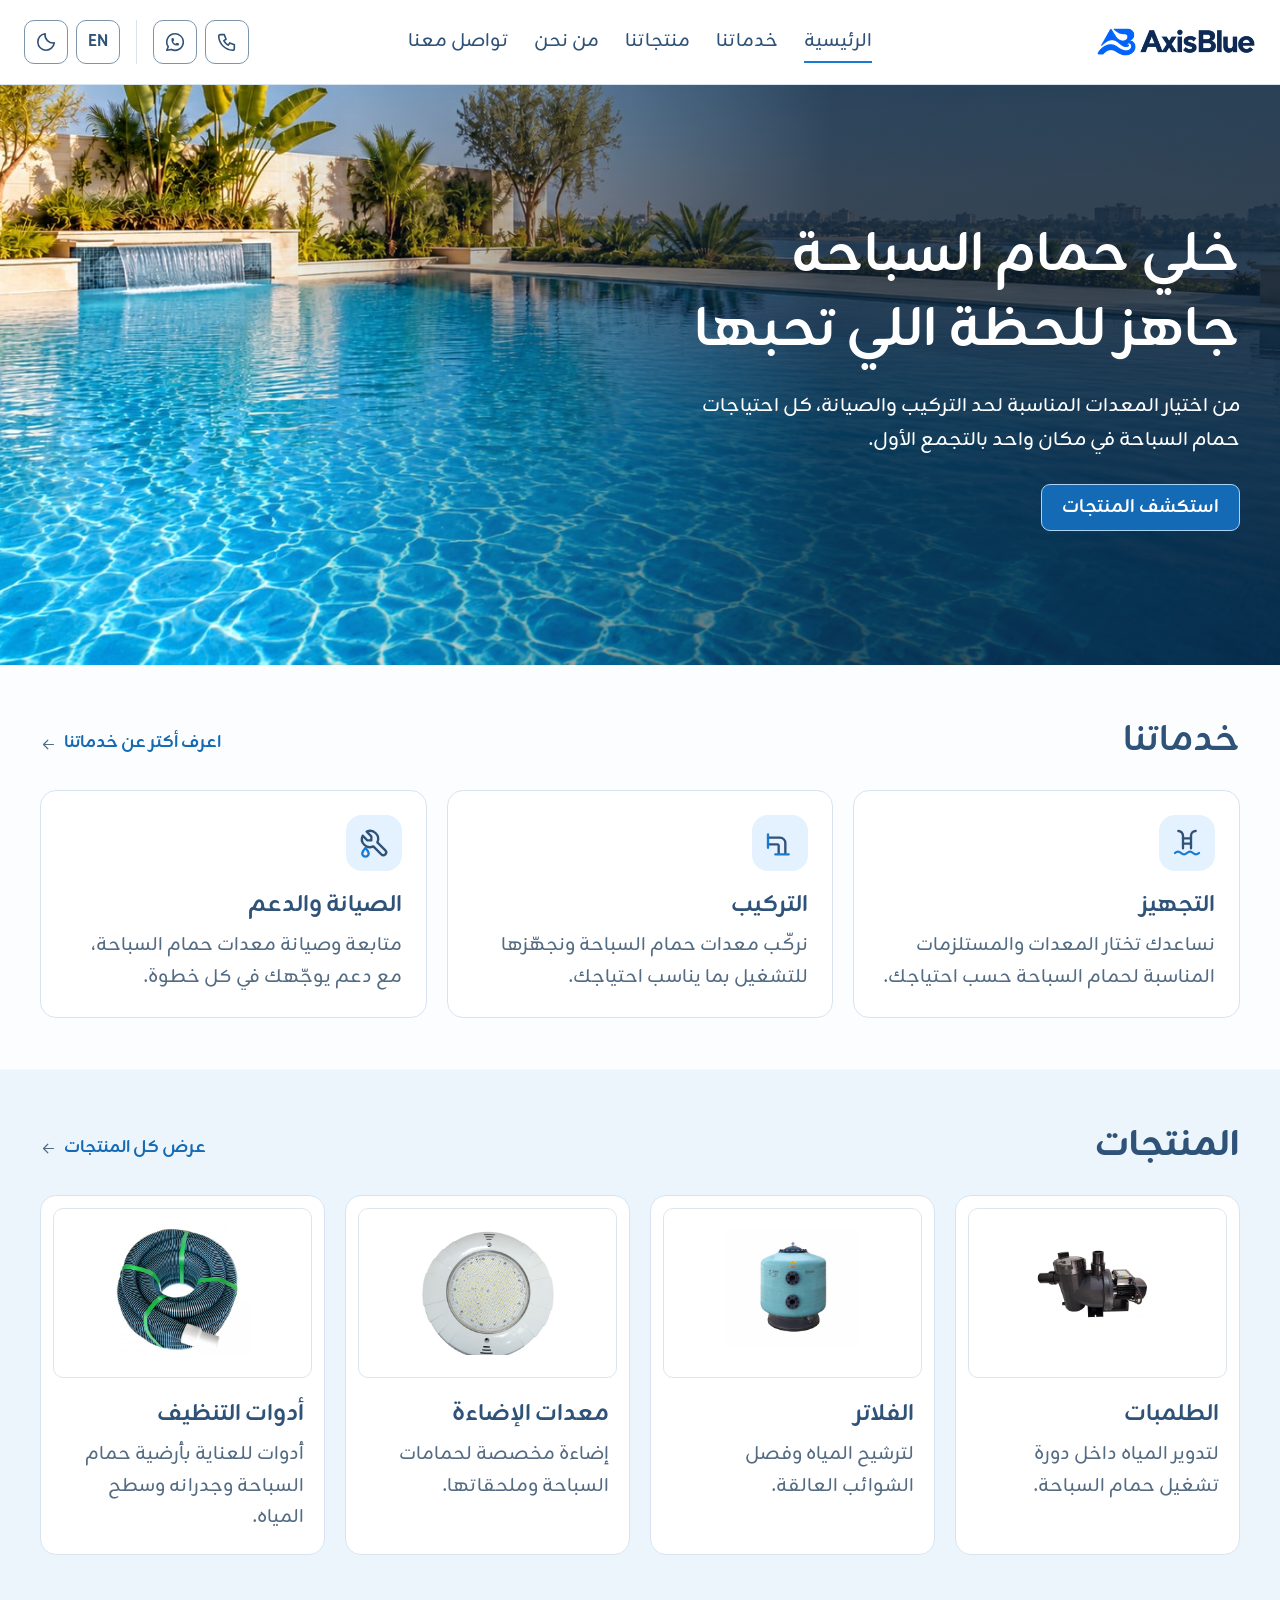
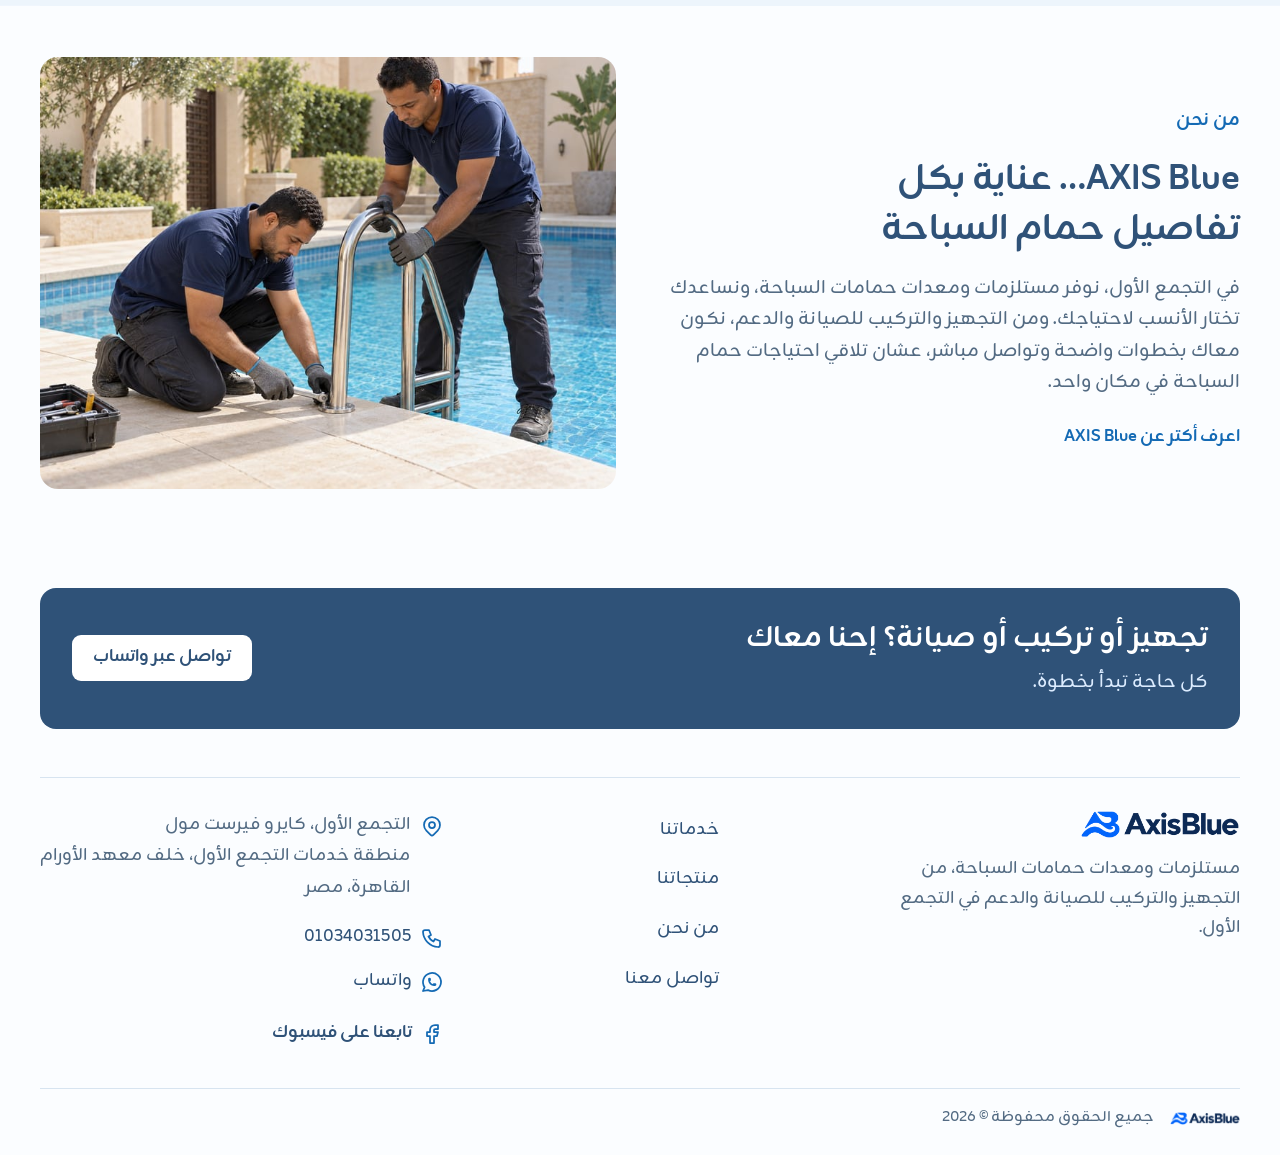
<file: index.html>
<!doctype html>
<html lang="ar" dir="rtl">
<head>
 <meta charset="utf-8"><meta name="viewport" content="width=device-width,initial-scale=1">
 <meta name="theme-color" content="#2F5278"><title>AXIS Blue — الرئيسية</title>
 <meta name="robots" content="index,follow,max-image-preview:large">
 <meta name="description" content="AXIS Blue لمستلزمات ومعدات حمامات السباحة في التجمع الأول: تجهيز، تركيب، صيانة ودعم لمساعدتك في اختيار المعدات والعناية بها.">
 <link rel="canonical" href="https://axisblue.vercel.app/index.html">
 <meta property="og:title" content="AXIS Blue | مستلزمات وتركيب وصيانة حمامات السباحة"><meta property="og:description" content="AXIS Blue لمستلزمات ومعدات حمامات السباحة في التجمع الأول: تجهيز، تركيب، صيانة ودعم لمساعدتك في اختيار المعدات والعناية بها."><meta property="og:type" content="website"><meta property="og:site_name" content="AXIS Blue"><meta property="og:locale" content="ar_EG"><meta property="og:locale:alternate" content="en_GB"><meta property="og:url" content="https://axisblue.vercel.app/index.html"><meta property="og:image" content="https://axisblue.vercel.app/assets/og-axis-blue-v3.jpg"><meta property="og:image:secure_url" content="https://axisblue.vercel.app/assets/og-axis-blue-v3.jpg"><meta property="og:image:type" content="image/jpeg"><meta property="og:image:width" content="1200"><meta property="og:image:height" content="630"><meta property="og:image:alt" content="AXIS Blue — تجهيز وتركيب وصيانة ودعم حمامات السباحة">
 <meta name="twitter:card" content="summary_large_image"><meta name="twitter:title" content="AXIS Blue | مستلزمات وتركيب وصيانة حمامات السباحة"><meta name="twitter:description" content="AXIS Blue لمستلزمات ومعدات حمامات السباحة في التجمع الأول: تجهيز، تركيب، صيانة ودعم لمساعدتك في اختيار المعدات والعناية بها."><meta name="twitter:image" content="https://axisblue.vercel.app/assets/og-axis-blue-v3.jpg"><meta name="twitter:image:alt" content="AXIS Blue — تجهيز وتركيب وصيانة ودعم حمامات السباحة">
 <link rel="alternate" hreflang="ar" href="https://axisblue.vercel.app/index.html"><link rel="alternate" hreflang="en" href="https://axisblue.vercel.app/en-index.html"><link rel="alternate" hreflang="x-default" href="https://axisblue.vercel.app/index.html"><link rel="icon" href="assets/favicon.png" type="image/png"><link rel="preload" href="assets/fonts/Zain-400-arabic.woff2" as="font" type="font/woff2" crossorigin><link rel="preload" href="assets/fonts/Zain-400-latin.woff2" as="font" type="font/woff2" crossorigin><link rel="preload" href="assets/fonts/Zain-700-arabic.woff2" as="font" type="font/woff2" crossorigin><link rel="preload" href="assets/fonts/Zain-700-latin.woff2" as="font" type="font/woff2" crossorigin><link rel="stylesheet" href="styles.css">
 <script src="preferences.js"></script><script src="script.js" defer></script>
</head>
<body>
 <svg xmlns="http://www.w3.org/2000/svg" class="ax-sprite" width="0" height="0" style="position:absolute" aria-hidden="true" focusable="false"><defs>
<symbol id="ax-setup" viewBox="0 0 24 24"><g fill="none" stroke-width="1.75" stroke-linecap="round" stroke-linejoin="round"><g stroke="currentColor"><path d="M9 16V6.5A3.5 3.5 0 0 0 5.5 3"/><path d="M15 16V6.5A3.5 3.5 0 0 1 18.5 3"/><path d="M9 8.5h6M9 12.5h6"/></g><path stroke="var(--icon-accent,#187BD1)" d="M3 19.5c1.5-1.4 3-1.4 4.5 0s3 1.4 4.5 0 3-1.4 4.5 0 3 1.4 4.5 0"/></g></symbol>
<symbol id="ax-install" viewBox="0 0 24 24"><g fill="none" stroke-width="1.75" stroke-linecap="round" stroke-linejoin="round"><g stroke="currentColor"><path d="M3 8h9a4 4 0 0 1 4 4v8"/><path d="M3 13h7a1 1 0 0 1 1 1v6"/></g><path stroke="var(--icon-accent,#187BD1)" d="M3 5.5v10M8.5 20.5h10"/></g></symbol>
<symbol id="ax-support" viewBox="0 0 24 24"><g fill="none" stroke-width="1.75" stroke-linecap="round" stroke-linejoin="round"><path stroke="currentColor" d="M7 10h3V7L6.5 3.5a6 6 0 0 1 8 8l6 6a2 2 0 0 1-3 3l-6-6a6 6 0 0 1-8-8L7 10z"/><path stroke="var(--icon-accent,#187BD1)" transform="translate(-.4 1.2)" d="M6 14.5c1.4 1.7 2.4 2.9 2.4 4.1a2.4 2.4 0 0 1-4.8 0c0-1.2 1-2.4 2.4-4.1z"/></g></symbol>
<symbol id="ax-phone" viewBox="0 0 24 24"><path fill="none" stroke="currentColor" stroke-width="1.75" stroke-linecap="round" stroke-linejoin="round" d="M5 4h4l2 5-2.5 1.5a11 11 0 0 0 5 5l1.5-2.5 5 2v4a2 2 0 0 1-2 2A16 16 0 0 1 3 6a2 2 0 0 1 2-2"/></symbol>
<symbol id="ax-whatsapp" viewBox="0 0 24 24"><g fill="none" stroke="currentColor" stroke-width="1.75" stroke-linecap="round" stroke-linejoin="round"><path d="M3 21l1.65-3.8a9 9 0 1 1 3.4 2.9L3 21"/><path d="M9 10a.5.5 0 0 0 1 0V9a.5.5 0 0 0-1 0v1a5 5 0 0 0 5 5h1a.5.5 0 0 0 0-1h-1a.5.5 0 0 0 0 1"/></g></symbol>
<symbol id="ax-pin" viewBox="0 0 24 24"><g fill="none" stroke="currentColor" stroke-width="1.75" stroke-linecap="round" stroke-linejoin="round"><path d="M9 11a3 3 0 1 0 6 0 3 3 0 0 0-6 0"/><path d="M17.657 16.657l-4.243 4.243a2 2 0 0 1-2.827 0l-4.244-4.243a8 8 0 1 1 11.314 0"/></g></symbol>
<symbol id="ax-facebook" viewBox="0 0 24 24"><path fill="none" stroke="currentColor" stroke-width="1.75" stroke-linecap="round" stroke-linejoin="round" d="M7 10v4h3v7h4v-7h3l1-4h-4V8a1 1 0 0 1 1-1h3V3h-3a5 5 0 0 0-5 5v2H7"/></symbol>
</defs></svg>
 <a class="skip-link" href="#main">انتقل إلى المحتوى</a>
 <header class="site-header"><div class="container header-inner">
  <a class="brand" href="index.html" aria-label="AXIS Blue — الرئيسية"><picture><img class="logo-light" src="assets/logo-web.png" alt="شعار AXIS Blue لمستلزمات حمامات السباحة" width="1204" height="220"><img class="logo-dark" src="assets/logo-dark-web.png" alt="شعار AXIS Blue لمستلزمات حمامات السباحة" width="1204" height="220"></picture></a>
  <button class="menu-toggle" type="button" aria-label="القائمة" aria-controls="navigation" aria-expanded="false"><svg class="icon-menu" viewBox="0 0 24 24" fill="none" stroke="currentColor" stroke-width="1.75" stroke-linecap="round" stroke-linejoin="round" aria-hidden="true"><path d="M4 6h16M4 12h16M4 18h16"/></svg></button>
  <nav id="navigation" aria-label="التنقل الرئيسي"><a href="index.html" aria-current="page">الرئيسية</a><a href="services.html" >خدماتنا</a><a href="products.html" >منتجاتنا</a><a href="about.html" >من نحن</a><a href="contact.html" >تواصل معنا</a><div class="nav-contact"><div class="contact-links"><a href="tel:+201034031505"><svg class="ico contact-icon icon-phone" aria-hidden="true" focusable="false"><use href="#ax-phone"/></svg><bdi>01034031505</bdi></a><a class="whatsapp" href="https://wa.me/201034031505?text=%D9%85%D8%B1%D8%AD%D8%A8%D8%A7%D9%8B%20AXIS%20Blue%D8%8C%20%D8%A3%D9%88%D8%AF%20%D8%A7%D9%84%D8%A7%D8%B3%D8%AA%D9%81%D8%B3%D8%A7%D8%B1%20%D8%B9%D9%86%20%D8%A7%D9%84%D9%85%D9%86%D8%AA%D8%AC%D8%A7%D8%AA%20%D9%88%D8%A7%D9%84%D8%AE%D8%AF%D9%85%D8%A7%D8%AA." target="_blank" rel="noopener noreferrer"><svg class="ico contact-icon icon-whatsapp" aria-hidden="true" focusable="false"><use href="#ax-whatsapp"/></svg><span>واتساب</span></a></div></div></nav>
  <div class="header-tools" dir="rtl"><div class="header-contact"><a class="icon-button" href="tel:+201034031505" aria-label="اتصل بنا"><svg class="ico contact-icon icon-phone" aria-hidden="true" focusable="false"><use href="#ax-phone"/></svg></a><a class="icon-button whatsapp" href="https://wa.me/201034031505?text=%D9%85%D8%B1%D8%AD%D8%A8%D8%A7%D9%8B%20AXIS%20Blue%D8%8C%20%D8%A3%D9%88%D8%AF%20%D8%A7%D9%84%D8%A7%D8%B3%D8%AA%D9%81%D8%B3%D8%A7%D8%B1%20%D8%B9%D9%86%20%D8%A7%D9%84%D9%85%D9%86%D8%AA%D8%AC%D8%A7%D8%AA%20%D9%88%D8%A7%D9%84%D8%AE%D8%AF%D9%85%D8%A7%D8%AA." target="_blank" rel="noopener noreferrer" aria-label="تواصل عبر واتساب"><svg class="ico contact-icon icon-whatsapp" aria-hidden="true" focusable="false"><use href="#ax-whatsapp"/></svg></a></div><div class="preferences"><button class="preference-button language-toggle" aria-label="Switch to English" title="Switch to English" data-alternate="en-index.html" type="button"><span lang="en">EN</span></button><button class="preference-button theme-toggle" aria-label="تفعيل الوضع الداكن" data-dark-label="تفعيل الوضع الداكن" data-light-label="تفعيل الوضع الفاتح" type="button"><span class="theme-to-light"><svg class="icon-sun" viewBox="0 0 24 24" fill="none" stroke="currentColor" stroke-width="1.75" stroke-linecap="round" stroke-linejoin="round" aria-hidden="true"><circle cx="12" cy="12" r="4"/><path d="M12 1v2m0 18v2M1 12h2m18 0h2M4 4l2 2m12 12 2 2M4 20l2-2M18 6l2-2"/></svg></span><span class="theme-to-dark"><svg class="icon-moon" viewBox="0 0 24 24" fill="none" stroke="currentColor" stroke-width="1.75" stroke-linecap="round" stroke-linejoin="round" aria-hidden="true"><path d="M21 13A9 9 0 0 1 11 3 9 9 0 1 0 21 13Z"/></svg></span></button></div></div>
 </div></header>
 <main id="main"><section id="home" class="hero" aria-labelledby="hero-title"><figure class="hero-image"><picture><source media="(min-width:1001px)" srcset="assets/pool-hero-desktop-1100.jpg 1100w, assets/pool-hero-desktop-1600.jpg 1600w" sizes="100vw"><img src="assets/pool-hero-v3-1600.jpg" srcset="assets/pool-hero-v3-800.jpg 800w, assets/pool-hero-v3-1600.jpg 1600w" sizes="100vw" alt="حمام سباحة حديث بمياه زرقاء صافية في ضوء النهار" width="1600" height="650" fetchpriority="high"></picture></figure><span class="water-reflection" aria-hidden="true"></span><div class="container hero-content"><div class="hero-copy"><h1 id="hero-title">خلي حمام السباحة جاهز للحظة اللي تحبها</h1><p>من اختيار المعدات المناسبة لحد التركيب والصيانة، كل احتياجات حمام السباحة في مكان واحد بالتجمع الأول.</p><div class="actions"><a class="button primary" href="products.html">استكشف المنتجات</a></div></div></div></section><section id="services" class="service-section container section"><div class="section-heading"><h2>خدماتنا</h2><a class="text-link section-more" href="services.html"><span>اعرف أكتر عن خدماتنا</span><svg class="link-arrow" viewBox="0 0 24 24" fill="none" stroke="currentColor" stroke-width="1.7" stroke-linecap="round" stroke-linejoin="round" aria-hidden="true" focusable="false"><path d="M19 12H5m6-6-6 6 6 6"/></svg></a></div><div class="service-grid"><article><span class="service-symbol"><svg class="ico service-icon icon-setup" aria-hidden="true" focusable="false"><use href="#ax-setup"/></svg></span><h3>التجهيز</h3><p>نساعدك تختار المعدات والمستلزمات المناسبة لحمام السباحة حسب احتياجك.</p></article><article><span class="service-symbol"><svg class="ico service-icon icon-install" aria-hidden="true" focusable="false"><use href="#ax-install"/></svg></span><h3>التركيب</h3><p>نركّب معدات حمام السباحة ونجهّزها للتشغيل بما يناسب احتياجك.</p></article><article><span class="service-symbol"><svg class="ico service-icon icon-support" aria-hidden="true" focusable="false"><use href="#ax-support"/></svg></span><h3>الصيانة والدعم</h3><p>متابعة وصيانة معدات حمام السباحة، مع دعم يوجّهك في كل خطوة.</p></article></div></section><section id="products" class="section container"><div class="section-heading"><div><h2>المنتجات</h2></div><a class="text-link section-more" href="products.html"><span>عرض كل المنتجات</span><svg class="link-arrow" viewBox="0 0 24 24" fill="none" stroke="currentColor" stroke-width="1.7" stroke-linecap="round" stroke-linejoin="round" aria-hidden="true" focusable="false"><path d="M19 12H5m6-6-6 6 6 6"/></svg></a></div><div class="category-grid home-products"><a class="category-card" href="products.html?category=pumps"><div class="category-image"><img src="assets/products/73649e9844cd891f.png" alt="الطلمبات" width="400" height="400" loading="lazy"></div><div class="card-copy"><h3>الطلمبات</h3><p>لتدوير المياه داخل دورة تشغيل حمام السباحة.</p></div></a><a class="category-card" href="products.html?category=filters"><div class="category-image"><img src="assets/products/137ac72741a8fdad.jpg" alt="الفلاتر" width="400" height="400" loading="lazy"></div><div class="card-copy"><h3>الفلاتر</h3><p>لترشيح المياه وفصل الشوائب العالقة.</p></div></a><a class="category-card" href="products.html?category=lighting-equipment"><div class="category-image"><img src="assets/products/f1c383467c947972.jpeg" alt="معدات الإضاءة" width="400" height="400" loading="lazy"></div><div class="card-copy"><h3>معدات الإضاءة</h3><p>إضاءة مخصصة لحمامات السباحة وملحقاتها.</p></div></a><a class="category-card" href="products.html?category=cleaning-tools"><div class="category-image"><img src="assets/products/582154ab329c4e2d.jpg" alt="أدوات التنظيف" width="400" height="400" loading="lazy"></div><div class="card-copy"><h3>أدوات التنظيف</h3><p>أدوات للعناية بأرضية حمام السباحة وجدرانه وسطح المياه.</p></div></a></div></section><section id="about" class="container about-layout section home-about"><div><p class="intro-label">من نحن</p><h2>AXIS Blue… عناية بكل تفاصيل حمام السباحة</h2><p>في التجمع الأول، نوفر مستلزمات ومعدات حمامات السباحة، ونساعدك تختار الأنسب لاحتياجك. ومن التجهيز والتركيب للصيانة والدعم، نكون معاك بخطوات واضحة وتواصل مباشر، عشان تلاقي احتياجات حمام السباحة في مكان واحد.</p><a class="text-link" href="about.html">اعرف أكتر عن AXIS Blue</a></div><figure class="about-image"><img src="assets/team-installation-1400.jpg" srcset="assets/team-installation-800.jpg 800w, assets/team-installation-1400.jpg 1400w" sizes="(max-width: 800px) 100vw, 50vw" alt="مشهد توضيحي لفنيين يركبان سلم حمام سباحة" width="1400" height="1050" loading="lazy"></figure></section><section id="contact" class="contact-band container"><div><h2>تجهيز أو تركيب أو صيانة؟ إحنا معاك</h2><p>كل حاجة تبدأ بخطوة.</p></div><a class="button whatsapp light" href="https://wa.me/201034031505?text=%D9%85%D8%B1%D8%AD%D8%A8%D8%A7%D9%8B%20AXIS%20Blue%D8%8C%20%D8%A3%D9%88%D8%AF%20%D8%A7%D9%84%D8%A7%D8%B3%D8%AA%D9%81%D8%B3%D8%A7%D8%B1%20%D8%B9%D9%86%20%D8%AA%D8%AC%D9%87%D9%8A%D8%B2%20%D9%88%D8%AA%D8%B1%D9%83%D9%8A%D8%A8%20%D9%88%D8%B5%D9%8A%D8%A7%D9%86%D8%A9%20%D9%85%D8%B9%D8%AF%D8%A7%D8%AA%20%D8%AD%D9%85%D8%A7%D9%85%D8%A7%D8%AA%20%D8%A7%D9%84%D8%B3%D8%A8%D8%A7%D8%AD%D8%A9." target="_blank" rel="noopener noreferrer">تواصل عبر واتساب</a></section></main>
 <footer class="site-footer container"><div class="footer-identity"><a class="footer-brand" href="index.html"><picture><img class="logo-light" src="assets/logo-web.png" alt="شعار AXIS Blue لمستلزمات حمامات السباحة" width="1204" height="220"><img class="logo-dark" src="assets/logo-dark-web.png" alt="شعار AXIS Blue لمستلزمات حمامات السباحة" width="1204" height="220"></picture></a><p>مستلزمات ومعدات حمامات السباحة، من التجهيز والتركيب للصيانة والدعم في التجمع الأول.</p></div><nav aria-label="روابط الصفحات"><h2 class="mobile-footer-heading">روابط الموقع</h2><a href="services.html">خدماتنا</a><a href="products.html">منتجاتنا</a><a href="about.html">من نحن</a><a href="contact.html">تواصل معنا</a></nav><div class="footer-contact"><h2 class="mobile-footer-heading">تواصل معنا</h2><p class="footer-address"><svg class="ico contact-icon icon-location" aria-hidden="true" focusable="false"><use href="#ax-pin"/></svg><span>التجمع الأول، كايرو فيرست مول<br>منطقة خدمات التجمع الأول، خلف معهد الأورام<br>القاهرة، مصر</span></p><div class="contact-links"><a href="tel:+201034031505"><svg class="ico contact-icon icon-phone" aria-hidden="true" focusable="false"><use href="#ax-phone"/></svg><bdi>01034031505</bdi></a><a class="whatsapp" href="https://wa.me/201034031505?text=%D9%85%D8%B1%D8%AD%D8%A8%D8%A7%D9%8B%20AXIS%20Blue%D8%8C%20%D8%A3%D9%88%D8%AF%20%D8%A7%D9%84%D8%A7%D8%B3%D8%AA%D9%81%D8%B3%D8%A7%D8%B1%20%D8%B9%D9%86%20%D8%A7%D9%84%D9%85%D9%86%D8%AA%D8%AC%D8%A7%D8%AA%20%D9%88%D8%A7%D9%84%D8%AE%D8%AF%D9%85%D8%A7%D8%AA." target="_blank" rel="noopener noreferrer"><svg class="ico contact-icon icon-whatsapp" aria-hidden="true" focusable="false"><use href="#ax-whatsapp"/></svg><span>واتساب</span></a></div><a class="social-link facebook" href="https://web.facebook.com/profile.php?id=61584932767330" target="_blank" rel="noopener noreferrer"><svg class="ico contact-icon icon-facebook" aria-hidden="true" focusable="false"><use href="#ax-facebook"/></svg><span>تابعنا على فيسبوك</span></a></div><div class="copyright"><span class="copyright-brand"><picture><img class="logo-light" src="assets/logo-web.png" alt="شعار AXIS Blue لمستلزمات حمامات السباحة" width="1204" height="220"><img class="logo-dark" src="assets/logo-dark-web.png" alt="شعار AXIS Blue لمستلزمات حمامات السباحة" width="1204" height="220"></picture></span><p>جميع الحقوق محفوظة © 2026</p></div></footer>

</body></html>
</file>
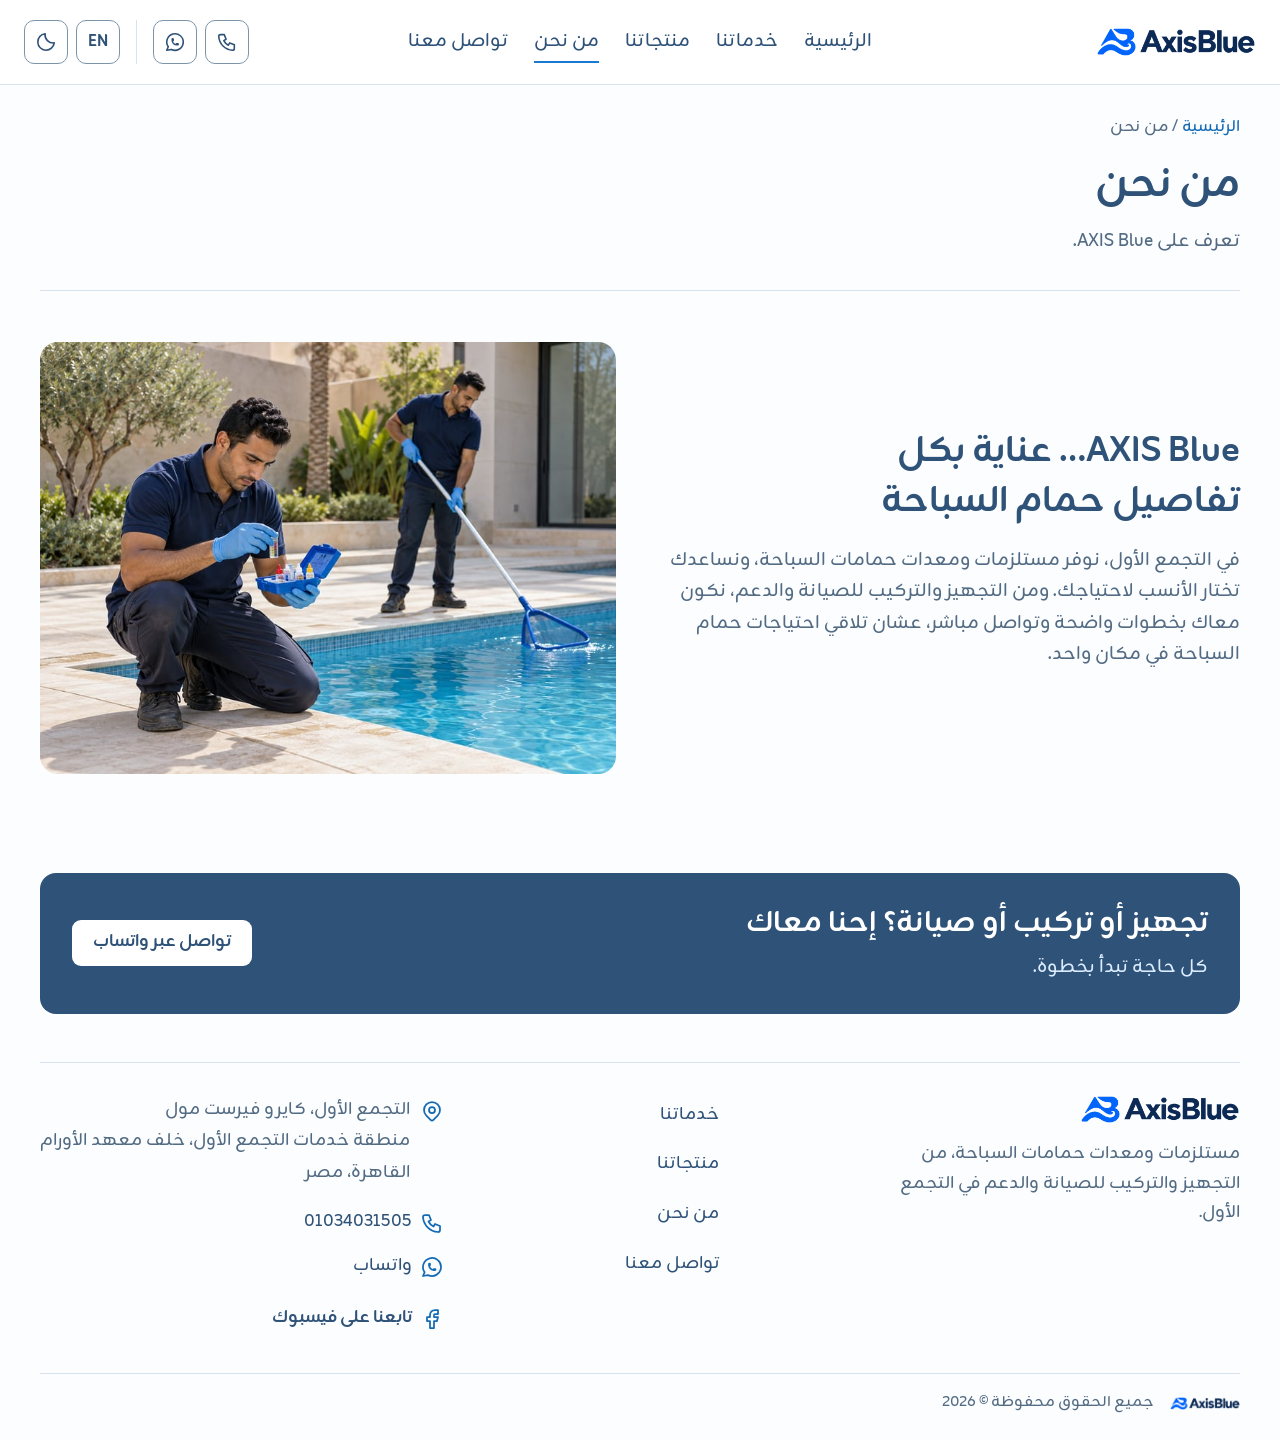
<file: about.html>
<!doctype html>
<html lang="ar" dir="rtl">
<head>
 <meta charset="utf-8"><meta name="viewport" content="width=device-width,initial-scale=1">
 <meta name="theme-color" content="#2F5278"><title>AXIS Blue | من نحن</title>
 <meta name="robots" content="index,follow,max-image-preview:large">
 <meta name="description" content="تعرف على AXIS Blue لمستلزمات ومعدات حمامات السباحة في التجمع الأول، وخدمات التجهيز والتركيب والصيانة والدعم.">
 <link rel="canonical" href="https://axisblue.vercel.app/about.html">
 <meta property="og:title" content="AXIS Blue | من نحن"><meta property="og:description" content="تعرف على AXIS Blue لمستلزمات ومعدات حمامات السباحة في التجمع الأول، وخدمات التجهيز والتركيب والصيانة والدعم."><meta property="og:type" content="website"><meta property="og:site_name" content="AXIS Blue"><meta property="og:locale" content="ar_EG"><meta property="og:locale:alternate" content="en_GB"><meta property="og:url" content="https://axisblue.vercel.app/about.html"><meta property="og:image" content="https://axisblue.vercel.app/assets/og-axis-blue-v3.jpg"><meta property="og:image:secure_url" content="https://axisblue.vercel.app/assets/og-axis-blue-v3.jpg"><meta property="og:image:type" content="image/jpeg"><meta property="og:image:width" content="1200"><meta property="og:image:height" content="630"><meta property="og:image:alt" content="AXIS Blue — تجهيز وتركيب وصيانة ودعم حمامات السباحة">
 <meta name="twitter:card" content="summary_large_image"><meta name="twitter:title" content="AXIS Blue | من نحن"><meta name="twitter:description" content="تعرف على AXIS Blue لمستلزمات ومعدات حمامات السباحة في التجمع الأول، وخدمات التجهيز والتركيب والصيانة والدعم."><meta name="twitter:image" content="https://axisblue.vercel.app/assets/og-axis-blue-v3.jpg"><meta name="twitter:image:alt" content="AXIS Blue — تجهيز وتركيب وصيانة ودعم حمامات السباحة">
 <link rel="alternate" hreflang="ar" href="https://axisblue.vercel.app/about.html"><link rel="alternate" hreflang="en" href="https://axisblue.vercel.app/en-about.html"><link rel="alternate" hreflang="x-default" href="https://axisblue.vercel.app/about.html"><link rel="icon" href="assets/favicon.png" type="image/png"><link rel="preload" href="assets/fonts/Zain-400-arabic.woff2" as="font" type="font/woff2" crossorigin><link rel="preload" href="assets/fonts/Zain-400-latin.woff2" as="font" type="font/woff2" crossorigin><link rel="preload" href="assets/fonts/Zain-700-arabic.woff2" as="font" type="font/woff2" crossorigin><link rel="preload" href="assets/fonts/Zain-700-latin.woff2" as="font" type="font/woff2" crossorigin><link rel="stylesheet" href="styles.css">
 <script src="preferences.js"></script><script src="script.js" defer></script>
</head>
<body>
 <svg xmlns="http://www.w3.org/2000/svg" class="ax-sprite" width="0" height="0" style="position:absolute" aria-hidden="true" focusable="false"><defs>
<symbol id="ax-setup" viewBox="0 0 24 24"><g fill="none" stroke-width="1.75" stroke-linecap="round" stroke-linejoin="round"><g stroke="currentColor"><path d="M9 16V6.5A3.5 3.5 0 0 0 5.5 3"/><path d="M15 16V6.5A3.5 3.5 0 0 1 18.5 3"/><path d="M9 8.5h6M9 12.5h6"/></g><path stroke="var(--icon-accent,#187BD1)" d="M3 19.5c1.5-1.4 3-1.4 4.5 0s3 1.4 4.5 0 3-1.4 4.5 0 3 1.4 4.5 0"/></g></symbol>
<symbol id="ax-install" viewBox="0 0 24 24"><g fill="none" stroke-width="1.75" stroke-linecap="round" stroke-linejoin="round"><g stroke="currentColor"><path d="M3 8h9a4 4 0 0 1 4 4v8"/><path d="M3 13h7a1 1 0 0 1 1 1v6"/></g><path stroke="var(--icon-accent,#187BD1)" d="M3 5.5v10M8.5 20.5h10"/></g></symbol>
<symbol id="ax-support" viewBox="0 0 24 24"><g fill="none" stroke-width="1.75" stroke-linecap="round" stroke-linejoin="round"><path stroke="currentColor" d="M7 10h3V7L6.5 3.5a6 6 0 0 1 8 8l6 6a2 2 0 0 1-3 3l-6-6a6 6 0 0 1-8-8L7 10z"/><path stroke="var(--icon-accent,#187BD1)" transform="translate(-.4 1.2)" d="M6 14.5c1.4 1.7 2.4 2.9 2.4 4.1a2.4 2.4 0 0 1-4.8 0c0-1.2 1-2.4 2.4-4.1z"/></g></symbol>
<symbol id="ax-phone" viewBox="0 0 24 24"><path fill="none" stroke="currentColor" stroke-width="1.75" stroke-linecap="round" stroke-linejoin="round" d="M5 4h4l2 5-2.5 1.5a11 11 0 0 0 5 5l1.5-2.5 5 2v4a2 2 0 0 1-2 2A16 16 0 0 1 3 6a2 2 0 0 1 2-2"/></symbol>
<symbol id="ax-whatsapp" viewBox="0 0 24 24"><g fill="none" stroke="currentColor" stroke-width="1.75" stroke-linecap="round" stroke-linejoin="round"><path d="M3 21l1.65-3.8a9 9 0 1 1 3.4 2.9L3 21"/><path d="M9 10a.5.5 0 0 0 1 0V9a.5.5 0 0 0-1 0v1a5 5 0 0 0 5 5h1a.5.5 0 0 0 0-1h-1a.5.5 0 0 0 0 1"/></g></symbol>
<symbol id="ax-pin" viewBox="0 0 24 24"><g fill="none" stroke="currentColor" stroke-width="1.75" stroke-linecap="round" stroke-linejoin="round"><path d="M9 11a3 3 0 1 0 6 0 3 3 0 0 0-6 0"/><path d="M17.657 16.657l-4.243 4.243a2 2 0 0 1-2.827 0l-4.244-4.243a8 8 0 1 1 11.314 0"/></g></symbol>
<symbol id="ax-facebook" viewBox="0 0 24 24"><path fill="none" stroke="currentColor" stroke-width="1.75" stroke-linecap="round" stroke-linejoin="round" d="M7 10v4h3v7h4v-7h3l1-4h-4V8a1 1 0 0 1 1-1h3V3h-3a5 5 0 0 0-5 5v2H7"/></symbol>
</defs></svg>
 <a class="skip-link" href="#main">انتقل إلى المحتوى</a>
 <header class="site-header"><div class="container header-inner">
  <a class="brand" href="index.html" aria-label="AXIS Blue — الرئيسية"><picture><img class="logo-light" src="assets/logo-web.png" alt="شعار AXIS Blue لمستلزمات حمامات السباحة" width="1204" height="220"><img class="logo-dark" src="assets/logo-dark-web.png" alt="شعار AXIS Blue لمستلزمات حمامات السباحة" width="1204" height="220"></picture></a>
  <button class="menu-toggle" type="button" aria-label="القائمة" aria-controls="navigation" aria-expanded="false"><svg class="icon-menu" viewBox="0 0 24 24" fill="none" stroke="currentColor" stroke-width="1.75" stroke-linecap="round" stroke-linejoin="round" aria-hidden="true"><path d="M4 6h16M4 12h16M4 18h16"/></svg></button>
  <nav id="navigation" aria-label="التنقل الرئيسي"><a href="index.html" >الرئيسية</a><a href="services.html" >خدماتنا</a><a href="products.html" >منتجاتنا</a><a href="about.html" aria-current="page">من نحن</a><a href="contact.html" >تواصل معنا</a><div class="nav-contact"><div class="contact-links"><a href="tel:+201034031505"><svg class="ico contact-icon icon-phone" aria-hidden="true" focusable="false"><use href="#ax-phone"/></svg><bdi>01034031505</bdi></a><a class="whatsapp" href="https://wa.me/201034031505?text=%D9%85%D8%B1%D8%AD%D8%A8%D8%A7%D9%8B%20AXIS%20Blue%D8%8C%20%D8%A3%D9%88%D8%AF%20%D8%A7%D9%84%D8%A7%D8%B3%D8%AA%D9%81%D8%B3%D8%A7%D8%B1%20%D8%B9%D9%86%20%D8%A7%D9%84%D9%85%D9%86%D8%AA%D8%AC%D8%A7%D8%AA%20%D9%88%D8%A7%D9%84%D8%AE%D8%AF%D9%85%D8%A7%D8%AA." target="_blank" rel="noopener noreferrer"><svg class="ico contact-icon icon-whatsapp" aria-hidden="true" focusable="false"><use href="#ax-whatsapp"/></svg><span>واتساب</span></a></div></div></nav>
  <div class="header-tools" dir="rtl"><div class="header-contact"><a class="icon-button" href="tel:+201034031505" aria-label="اتصل بنا"><svg class="ico contact-icon icon-phone" aria-hidden="true" focusable="false"><use href="#ax-phone"/></svg></a><a class="icon-button whatsapp" href="https://wa.me/201034031505?text=%D9%85%D8%B1%D8%AD%D8%A8%D8%A7%D9%8B%20AXIS%20Blue%D8%8C%20%D8%A3%D9%88%D8%AF%20%D8%A7%D9%84%D8%A7%D8%B3%D8%AA%D9%81%D8%B3%D8%A7%D8%B1%20%D8%B9%D9%86%20%D8%A7%D9%84%D9%85%D9%86%D8%AA%D8%AC%D8%A7%D8%AA%20%D9%88%D8%A7%D9%84%D8%AE%D8%AF%D9%85%D8%A7%D8%AA." target="_blank" rel="noopener noreferrer" aria-label="تواصل عبر واتساب"><svg class="ico contact-icon icon-whatsapp" aria-hidden="true" focusable="false"><use href="#ax-whatsapp"/></svg></a></div><div class="preferences"><button class="preference-button language-toggle" aria-label="Switch to English" title="Switch to English" data-alternate="en-about.html" type="button"><span lang="en">EN</span></button><button class="preference-button theme-toggle" aria-label="تفعيل الوضع الداكن" data-dark-label="تفعيل الوضع الداكن" data-light-label="تفعيل الوضع الفاتح" type="button"><span class="theme-to-light"><svg class="icon-sun" viewBox="0 0 24 24" fill="none" stroke="currentColor" stroke-width="1.75" stroke-linecap="round" stroke-linejoin="round" aria-hidden="true"><circle cx="12" cy="12" r="4"/><path d="M12 1v2m0 18v2M1 12h2m18 0h2M4 4l2 2m12 12 2 2M4 20l2-2M18 6l2-2"/></svg></span><span class="theme-to-dark"><svg class="icon-moon" viewBox="0 0 24 24" fill="none" stroke="currentColor" stroke-width="1.75" stroke-linecap="round" stroke-linejoin="round" aria-hidden="true"><path d="M21 13A9 9 0 0 1 11 3 9 9 0 1 0 21 13Z"/></svg></span></button></div></div>
 </div></header>
 <main id="main"><section class="page-intro container"><p class="breadcrumb"><a href="index.html">الرئيسية</a> / من نحن</p><h1>من نحن</h1><p>تعرف على AXIS Blue.</p></section><section class="container about-layout section"><div><h2>AXIS Blue… عناية بكل تفاصيل حمام السباحة</h2><p>في التجمع الأول، نوفر مستلزمات ومعدات حمامات السباحة، ونساعدك تختار الأنسب لاحتياجك. ومن التجهيز والتركيب للصيانة والدعم، نكون معاك بخطوات واضحة وتواصل مباشر، عشان تلاقي احتياجات حمام السباحة في مكان واحد.</p></div><figure class="about-image"><img src="assets/team-maintenance-1400.jpg" srcset="assets/team-maintenance-800.jpg 800w, assets/team-maintenance-1400.jpg 1400w" sizes="(max-width: 800px) 100vw, 50vw" alt="مشهد توضيحي لفنيين يفحصان المياه وينظفان حمام سباحة" width="1400" height="1050" loading="lazy"></figure></section><section id="contact" class="contact-band container"><div><h2>تجهيز أو تركيب أو صيانة؟ إحنا معاك</h2><p>كل حاجة تبدأ بخطوة.</p></div><a class="button whatsapp light" href="https://wa.me/201034031505?text=%D9%85%D8%B1%D8%AD%D8%A8%D8%A7%D9%8B%20AXIS%20Blue%D8%8C%20%D8%A3%D9%88%D8%AF%20%D8%A7%D9%84%D8%A7%D8%B3%D8%AA%D9%81%D8%B3%D8%A7%D8%B1%20%D8%B9%D9%86%20%D8%AA%D8%AC%D9%87%D9%8A%D8%B2%20%D9%88%D8%AA%D8%B1%D9%83%D9%8A%D8%A8%20%D9%88%D8%B5%D9%8A%D8%A7%D9%86%D8%A9%20%D9%85%D8%B9%D8%AF%D8%A7%D8%AA%20%D8%AD%D9%85%D8%A7%D9%85%D8%A7%D8%AA%20%D8%A7%D9%84%D8%B3%D8%A8%D8%A7%D8%AD%D8%A9." target="_blank" rel="noopener noreferrer">تواصل عبر واتساب</a></section></main>
 <footer class="site-footer container"><div class="footer-identity"><a class="footer-brand" href="index.html"><picture><img class="logo-light" src="assets/logo-web.png" alt="شعار AXIS Blue لمستلزمات حمامات السباحة" width="1204" height="220"><img class="logo-dark" src="assets/logo-dark-web.png" alt="شعار AXIS Blue لمستلزمات حمامات السباحة" width="1204" height="220"></picture></a><p>مستلزمات ومعدات حمامات السباحة، من التجهيز والتركيب للصيانة والدعم في التجمع الأول.</p></div><nav aria-label="روابط الصفحات"><h2 class="mobile-footer-heading">روابط الموقع</h2><a href="services.html">خدماتنا</a><a href="products.html">منتجاتنا</a><a href="about.html">من نحن</a><a href="contact.html">تواصل معنا</a></nav><div class="footer-contact"><h2 class="mobile-footer-heading">تواصل معنا</h2><p class="footer-address"><svg class="ico contact-icon icon-location" aria-hidden="true" focusable="false"><use href="#ax-pin"/></svg><span>التجمع الأول، كايرو فيرست مول<br>منطقة خدمات التجمع الأول، خلف معهد الأورام<br>القاهرة، مصر</span></p><div class="contact-links"><a href="tel:+201034031505"><svg class="ico contact-icon icon-phone" aria-hidden="true" focusable="false"><use href="#ax-phone"/></svg><bdi>01034031505</bdi></a><a class="whatsapp" href="https://wa.me/201034031505?text=%D9%85%D8%B1%D8%AD%D8%A8%D8%A7%D9%8B%20AXIS%20Blue%D8%8C%20%D8%A3%D9%88%D8%AF%20%D8%A7%D9%84%D8%A7%D8%B3%D8%AA%D9%81%D8%B3%D8%A7%D8%B1%20%D8%B9%D9%86%20%D8%A7%D9%84%D9%85%D9%86%D8%AA%D8%AC%D8%A7%D8%AA%20%D9%88%D8%A7%D9%84%D8%AE%D8%AF%D9%85%D8%A7%D8%AA." target="_blank" rel="noopener noreferrer"><svg class="ico contact-icon icon-whatsapp" aria-hidden="true" focusable="false"><use href="#ax-whatsapp"/></svg><span>واتساب</span></a></div><a class="social-link facebook" href="https://web.facebook.com/profile.php?id=61584932767330" target="_blank" rel="noopener noreferrer"><svg class="ico contact-icon icon-facebook" aria-hidden="true" focusable="false"><use href="#ax-facebook"/></svg><span>تابعنا على فيسبوك</span></a></div><div class="copyright"><span class="copyright-brand"><picture><img class="logo-light" src="assets/logo-web.png" alt="شعار AXIS Blue لمستلزمات حمامات السباحة" width="1204" height="220"><img class="logo-dark" src="assets/logo-dark-web.png" alt="شعار AXIS Blue لمستلزمات حمامات السباحة" width="1204" height="220"></picture></span><p>جميع الحقوق محفوظة © 2026</p></div></footer>

</body></html>
</file>
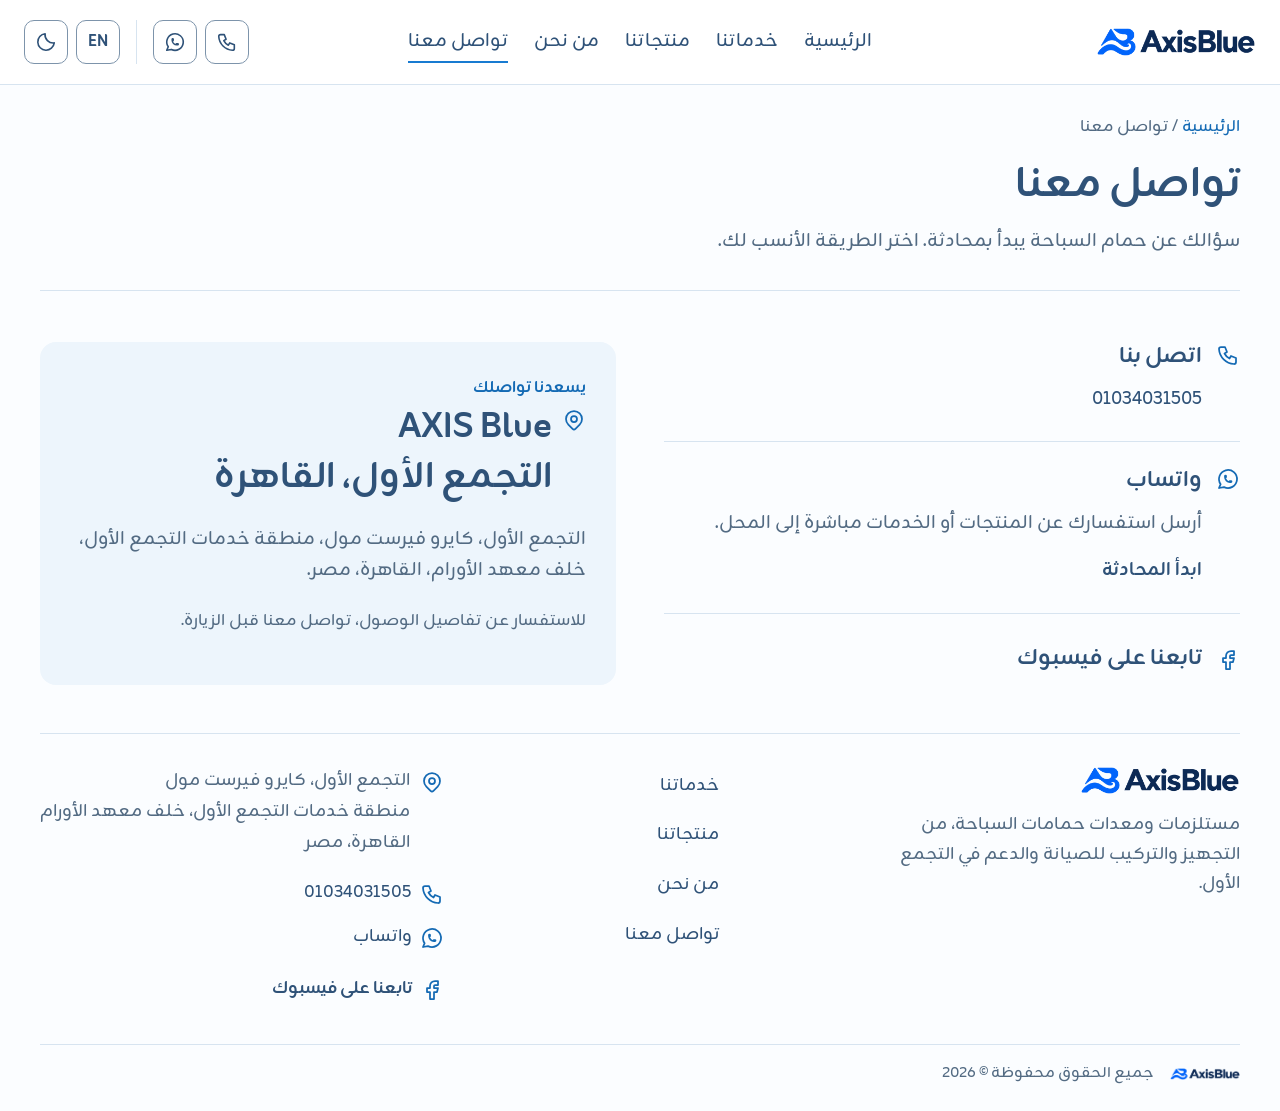
<file: contact.html>
<!doctype html>
<html lang="ar" dir="rtl">
<head>
 <meta charset="utf-8"><meta name="viewport" content="width=device-width,initial-scale=1">
 <meta name="theme-color" content="#2F5278"><title>AXIS Blue | تواصل معنا</title>
 <meta name="robots" content="index,follow,max-image-preview:large">
 <meta name="description" content="اتصل بـ AXIS Blue على 01034031505 أو عبر واتساب وفيسبوك. كايرو فيرست مول، منطقة خدمات التجمع الأول، القاهرة.">
 <link rel="canonical" href="https://axisblue.vercel.app/contact.html">
 <meta property="og:title" content="AXIS Blue | تواصل معنا"><meta property="og:description" content="اتصل بـ AXIS Blue على 01034031505 أو عبر واتساب وفيسبوك. كايرو فيرست مول، منطقة خدمات التجمع الأول، القاهرة."><meta property="og:type" content="website"><meta property="og:site_name" content="AXIS Blue"><meta property="og:locale" content="ar_EG"><meta property="og:locale:alternate" content="en_GB"><meta property="og:url" content="https://axisblue.vercel.app/contact.html"><meta property="og:image" content="https://axisblue.vercel.app/assets/og-axis-blue-v3.jpg"><meta property="og:image:secure_url" content="https://axisblue.vercel.app/assets/og-axis-blue-v3.jpg"><meta property="og:image:type" content="image/jpeg"><meta property="og:image:width" content="1200"><meta property="og:image:height" content="630"><meta property="og:image:alt" content="AXIS Blue — تجهيز وتركيب وصيانة ودعم حمامات السباحة">
 <meta name="twitter:card" content="summary_large_image"><meta name="twitter:title" content="AXIS Blue | تواصل معنا"><meta name="twitter:description" content="اتصل بـ AXIS Blue على 01034031505 أو عبر واتساب وفيسبوك. كايرو فيرست مول، منطقة خدمات التجمع الأول، القاهرة."><meta name="twitter:image" content="https://axisblue.vercel.app/assets/og-axis-blue-v3.jpg"><meta name="twitter:image:alt" content="AXIS Blue — تجهيز وتركيب وصيانة ودعم حمامات السباحة">
 <link rel="alternate" hreflang="ar" href="https://axisblue.vercel.app/contact.html"><link rel="alternate" hreflang="en" href="https://axisblue.vercel.app/en-contact.html"><link rel="alternate" hreflang="x-default" href="https://axisblue.vercel.app/contact.html"><link rel="icon" href="assets/favicon.png" type="image/png"><link rel="preload" href="assets/fonts/Zain-400-arabic.woff2" as="font" type="font/woff2" crossorigin><link rel="preload" href="assets/fonts/Zain-400-latin.woff2" as="font" type="font/woff2" crossorigin><link rel="preload" href="assets/fonts/Zain-700-arabic.woff2" as="font" type="font/woff2" crossorigin><link rel="preload" href="assets/fonts/Zain-700-latin.woff2" as="font" type="font/woff2" crossorigin><link rel="stylesheet" href="styles.css">
 <script src="preferences.js"></script><script src="script.js" defer></script>
</head>
<body>
 <svg xmlns="http://www.w3.org/2000/svg" class="ax-sprite" width="0" height="0" style="position:absolute" aria-hidden="true" focusable="false"><defs>
<symbol id="ax-setup" viewBox="0 0 24 24"><g fill="none" stroke-width="1.75" stroke-linecap="round" stroke-linejoin="round"><g stroke="currentColor"><path d="M9 16V6.5A3.5 3.5 0 0 0 5.5 3"/><path d="M15 16V6.5A3.5 3.5 0 0 1 18.5 3"/><path d="M9 8.5h6M9 12.5h6"/></g><path stroke="var(--icon-accent,#187BD1)" d="M3 19.5c1.5-1.4 3-1.4 4.5 0s3 1.4 4.5 0 3-1.4 4.5 0 3 1.4 4.5 0"/></g></symbol>
<symbol id="ax-install" viewBox="0 0 24 24"><g fill="none" stroke-width="1.75" stroke-linecap="round" stroke-linejoin="round"><g stroke="currentColor"><path d="M3 8h9a4 4 0 0 1 4 4v8"/><path d="M3 13h7a1 1 0 0 1 1 1v6"/></g><path stroke="var(--icon-accent,#187BD1)" d="M3 5.5v10M8.5 20.5h10"/></g></symbol>
<symbol id="ax-support" viewBox="0 0 24 24"><g fill="none" stroke-width="1.75" stroke-linecap="round" stroke-linejoin="round"><path stroke="currentColor" d="M7 10h3V7L6.5 3.5a6 6 0 0 1 8 8l6 6a2 2 0 0 1-3 3l-6-6a6 6 0 0 1-8-8L7 10z"/><path stroke="var(--icon-accent,#187BD1)" transform="translate(-.4 1.2)" d="M6 14.5c1.4 1.7 2.4 2.9 2.4 4.1a2.4 2.4 0 0 1-4.8 0c0-1.2 1-2.4 2.4-4.1z"/></g></symbol>
<symbol id="ax-phone" viewBox="0 0 24 24"><path fill="none" stroke="currentColor" stroke-width="1.75" stroke-linecap="round" stroke-linejoin="round" d="M5 4h4l2 5-2.5 1.5a11 11 0 0 0 5 5l1.5-2.5 5 2v4a2 2 0 0 1-2 2A16 16 0 0 1 3 6a2 2 0 0 1 2-2"/></symbol>
<symbol id="ax-whatsapp" viewBox="0 0 24 24"><g fill="none" stroke="currentColor" stroke-width="1.75" stroke-linecap="round" stroke-linejoin="round"><path d="M3 21l1.65-3.8a9 9 0 1 1 3.4 2.9L3 21"/><path d="M9 10a.5.5 0 0 0 1 0V9a.5.5 0 0 0-1 0v1a5 5 0 0 0 5 5h1a.5.5 0 0 0 0-1h-1a.5.5 0 0 0 0 1"/></g></symbol>
<symbol id="ax-pin" viewBox="0 0 24 24"><g fill="none" stroke="currentColor" stroke-width="1.75" stroke-linecap="round" stroke-linejoin="round"><path d="M9 11a3 3 0 1 0 6 0 3 3 0 0 0-6 0"/><path d="M17.657 16.657l-4.243 4.243a2 2 0 0 1-2.827 0l-4.244-4.243a8 8 0 1 1 11.314 0"/></g></symbol>
<symbol id="ax-facebook" viewBox="0 0 24 24"><path fill="none" stroke="currentColor" stroke-width="1.75" stroke-linecap="round" stroke-linejoin="round" d="M7 10v4h3v7h4v-7h3l1-4h-4V8a1 1 0 0 1 1-1h3V3h-3a5 5 0 0 0-5 5v2H7"/></symbol>
</defs></svg>
 <a class="skip-link" href="#main">انتقل إلى المحتوى</a>
 <header class="site-header"><div class="container header-inner">
  <a class="brand" href="index.html" aria-label="AXIS Blue — الرئيسية"><picture><img class="logo-light" src="assets/logo-web.png" alt="شعار AXIS Blue لمستلزمات حمامات السباحة" width="1204" height="220"><img class="logo-dark" src="assets/logo-dark-web.png" alt="شعار AXIS Blue لمستلزمات حمامات السباحة" width="1204" height="220"></picture></a>
  <button class="menu-toggle" type="button" aria-label="القائمة" aria-controls="navigation" aria-expanded="false"><svg class="icon-menu" viewBox="0 0 24 24" fill="none" stroke="currentColor" stroke-width="1.75" stroke-linecap="round" stroke-linejoin="round" aria-hidden="true"><path d="M4 6h16M4 12h16M4 18h16"/></svg></button>
  <nav id="navigation" aria-label="التنقل الرئيسي"><a href="index.html" >الرئيسية</a><a href="services.html" >خدماتنا</a><a href="products.html" >منتجاتنا</a><a href="about.html" >من نحن</a><a href="contact.html" aria-current="page">تواصل معنا</a><div class="nav-contact"><div class="contact-links"><a href="tel:+201034031505"><svg class="ico contact-icon icon-phone" aria-hidden="true" focusable="false"><use href="#ax-phone"/></svg><bdi>01034031505</bdi></a><a class="whatsapp" href="https://wa.me/201034031505?text=%D9%85%D8%B1%D8%AD%D8%A8%D8%A7%D9%8B%20AXIS%20Blue%D8%8C%20%D8%A3%D9%88%D8%AF%20%D8%A7%D9%84%D8%A7%D8%B3%D8%AA%D9%81%D8%B3%D8%A7%D8%B1%20%D8%B9%D9%86%20%D8%A7%D9%84%D9%85%D9%86%D8%AA%D8%AC%D8%A7%D8%AA%20%D9%88%D8%A7%D9%84%D8%AE%D8%AF%D9%85%D8%A7%D8%AA." target="_blank" rel="noopener noreferrer"><svg class="ico contact-icon icon-whatsapp" aria-hidden="true" focusable="false"><use href="#ax-whatsapp"/></svg><span>واتساب</span></a></div></div></nav>
  <div class="header-tools" dir="rtl"><div class="header-contact"><a class="icon-button" href="tel:+201034031505" aria-label="اتصل بنا"><svg class="ico contact-icon icon-phone" aria-hidden="true" focusable="false"><use href="#ax-phone"/></svg></a><a class="icon-button whatsapp" href="https://wa.me/201034031505?text=%D9%85%D8%B1%D8%AD%D8%A8%D8%A7%D9%8B%20AXIS%20Blue%D8%8C%20%D8%A3%D9%88%D8%AF%20%D8%A7%D9%84%D8%A7%D8%B3%D8%AA%D9%81%D8%B3%D8%A7%D8%B1%20%D8%B9%D9%86%20%D8%A7%D9%84%D9%85%D9%86%D8%AA%D8%AC%D8%A7%D8%AA%20%D9%88%D8%A7%D9%84%D8%AE%D8%AF%D9%85%D8%A7%D8%AA." target="_blank" rel="noopener noreferrer" aria-label="تواصل عبر واتساب"><svg class="ico contact-icon icon-whatsapp" aria-hidden="true" focusable="false"><use href="#ax-whatsapp"/></svg></a></div><div class="preferences"><button class="preference-button language-toggle" aria-label="Switch to English" title="Switch to English" data-alternate="en-contact.html" type="button"><span lang="en">EN</span></button><button class="preference-button theme-toggle" aria-label="تفعيل الوضع الداكن" data-dark-label="تفعيل الوضع الداكن" data-light-label="تفعيل الوضع الفاتح" type="button"><span class="theme-to-light"><svg class="icon-sun" viewBox="0 0 24 24" fill="none" stroke="currentColor" stroke-width="1.75" stroke-linecap="round" stroke-linejoin="round" aria-hidden="true"><circle cx="12" cy="12" r="4"/><path d="M12 1v2m0 18v2M1 12h2m18 0h2M4 4l2 2m12 12 2 2M4 20l2-2M18 6l2-2"/></svg></span><span class="theme-to-dark"><svg class="icon-moon" viewBox="0 0 24 24" fill="none" stroke="currentColor" stroke-width="1.75" stroke-linecap="round" stroke-linejoin="round" aria-hidden="true"><path d="M21 13A9 9 0 0 1 11 3 9 9 0 1 0 21 13Z"/></svg></span></button></div></div>
 </div></header>
 <main id="main"><section class="page-intro container"><p class="breadcrumb"><a href="index.html">الرئيسية</a> / تواصل معنا</p><h1>تواصل معنا</h1><p>سؤالك عن حمام السباحة يبدأ بمحادثة. اختر الطريقة الأنسب لك.</p></section><section class="container contact-layout section"><div class="contact-details"><article><a class="contact-action phone" href="tel:+201034031505"><svg class="ico contact-icon icon-phone" aria-hidden="true" focusable="false"><use href="#ax-phone"/></svg><div><h2>اتصل بنا</h2><bdi class="phone-number">01034031505</bdi></div></a></article><article><a class="contact-action whatsapp" href="https://wa.me/201034031505?text=%D9%85%D8%B1%D8%AD%D8%A8%D8%A7%D9%8B%20AXIS%20Blue%D8%8C%20%D8%A3%D9%88%D8%AF%20%D8%A7%D9%84%D8%A7%D8%B3%D8%AA%D9%81%D8%B3%D8%A7%D8%B1%20%D8%B9%D9%86%20%D8%A7%D9%84%D9%85%D9%86%D8%AA%D8%AC%D8%A7%D8%AA%20%D9%88%D8%A7%D9%84%D8%AE%D8%AF%D9%85%D8%A7%D8%AA." target="_blank" rel="noopener noreferrer"><svg class="ico contact-icon icon-whatsapp" aria-hidden="true" focusable="false"><use href="#ax-whatsapp"/></svg><div><h2>واتساب</h2><p>أرسل استفسارك عن المنتجات أو الخدمات مباشرة إلى المحل.</p><span class="contact-prompt">ابدأ المحادثة</span></div></a></article><article class="facebook-contact"><a class="social-link facebook" href="https://web.facebook.com/profile.php?id=61584932767330" target="_blank" rel="noopener noreferrer"><svg class="ico contact-icon icon-facebook" aria-hidden="true" focusable="false"><use href="#ax-facebook"/></svg><span>تابعنا على فيسبوك</span></a></article></div><article class="address-card"><span class="intro-label">يسعدنا تواصلك</span><h2 class="address-title"><svg class="ico contact-icon icon-location" aria-hidden="true" focusable="false"><use href="#ax-pin"/></svg><span>AXIS Blue<br>التجمع الأول، القاهرة</span></h2><p>التجمع الأول، كايرو فيرست مول، منطقة خدمات التجمع الأول، خلف معهد الأورام، القاهرة، مصر.</p><p class="small">للاستفسار عن تفاصيل الوصول، تواصل معنا قبل الزيارة.</p></article></section></main>
 <footer class="site-footer container"><div class="footer-identity"><a class="footer-brand" href="index.html"><picture><img class="logo-light" src="assets/logo-web.png" alt="شعار AXIS Blue لمستلزمات حمامات السباحة" width="1204" height="220"><img class="logo-dark" src="assets/logo-dark-web.png" alt="شعار AXIS Blue لمستلزمات حمامات السباحة" width="1204" height="220"></picture></a><p>مستلزمات ومعدات حمامات السباحة، من التجهيز والتركيب للصيانة والدعم في التجمع الأول.</p></div><nav aria-label="روابط الصفحات"><h2 class="mobile-footer-heading">روابط الموقع</h2><a href="services.html">خدماتنا</a><a href="products.html">منتجاتنا</a><a href="about.html">من نحن</a><a href="contact.html">تواصل معنا</a></nav><div class="footer-contact"><h2 class="mobile-footer-heading">تواصل معنا</h2><p class="footer-address"><svg class="ico contact-icon icon-location" aria-hidden="true" focusable="false"><use href="#ax-pin"/></svg><span>التجمع الأول، كايرو فيرست مول<br>منطقة خدمات التجمع الأول، خلف معهد الأورام<br>القاهرة، مصر</span></p><div class="contact-links"><a href="tel:+201034031505"><svg class="ico contact-icon icon-phone" aria-hidden="true" focusable="false"><use href="#ax-phone"/></svg><bdi>01034031505</bdi></a><a class="whatsapp" href="https://wa.me/201034031505?text=%D9%85%D8%B1%D8%AD%D8%A8%D8%A7%D9%8B%20AXIS%20Blue%D8%8C%20%D8%A3%D9%88%D8%AF%20%D8%A7%D9%84%D8%A7%D8%B3%D8%AA%D9%81%D8%B3%D8%A7%D8%B1%20%D8%B9%D9%86%20%D8%A7%D9%84%D9%85%D9%86%D8%AA%D8%AC%D8%A7%D8%AA%20%D9%88%D8%A7%D9%84%D8%AE%D8%AF%D9%85%D8%A7%D8%AA." target="_blank" rel="noopener noreferrer"><svg class="ico contact-icon icon-whatsapp" aria-hidden="true" focusable="false"><use href="#ax-whatsapp"/></svg><span>واتساب</span></a></div><a class="social-link facebook" href="https://web.facebook.com/profile.php?id=61584932767330" target="_blank" rel="noopener noreferrer"><svg class="ico contact-icon icon-facebook" aria-hidden="true" focusable="false"><use href="#ax-facebook"/></svg><span>تابعنا على فيسبوك</span></a></div><div class="copyright"><span class="copyright-brand"><picture><img class="logo-light" src="assets/logo-web.png" alt="شعار AXIS Blue لمستلزمات حمامات السباحة" width="1204" height="220"><img class="logo-dark" src="assets/logo-dark-web.png" alt="شعار AXIS Blue لمستلزمات حمامات السباحة" width="1204" height="220"></picture></span><p>جميع الحقوق محفوظة © 2026</p></div></footer>

</body></html>
</file>
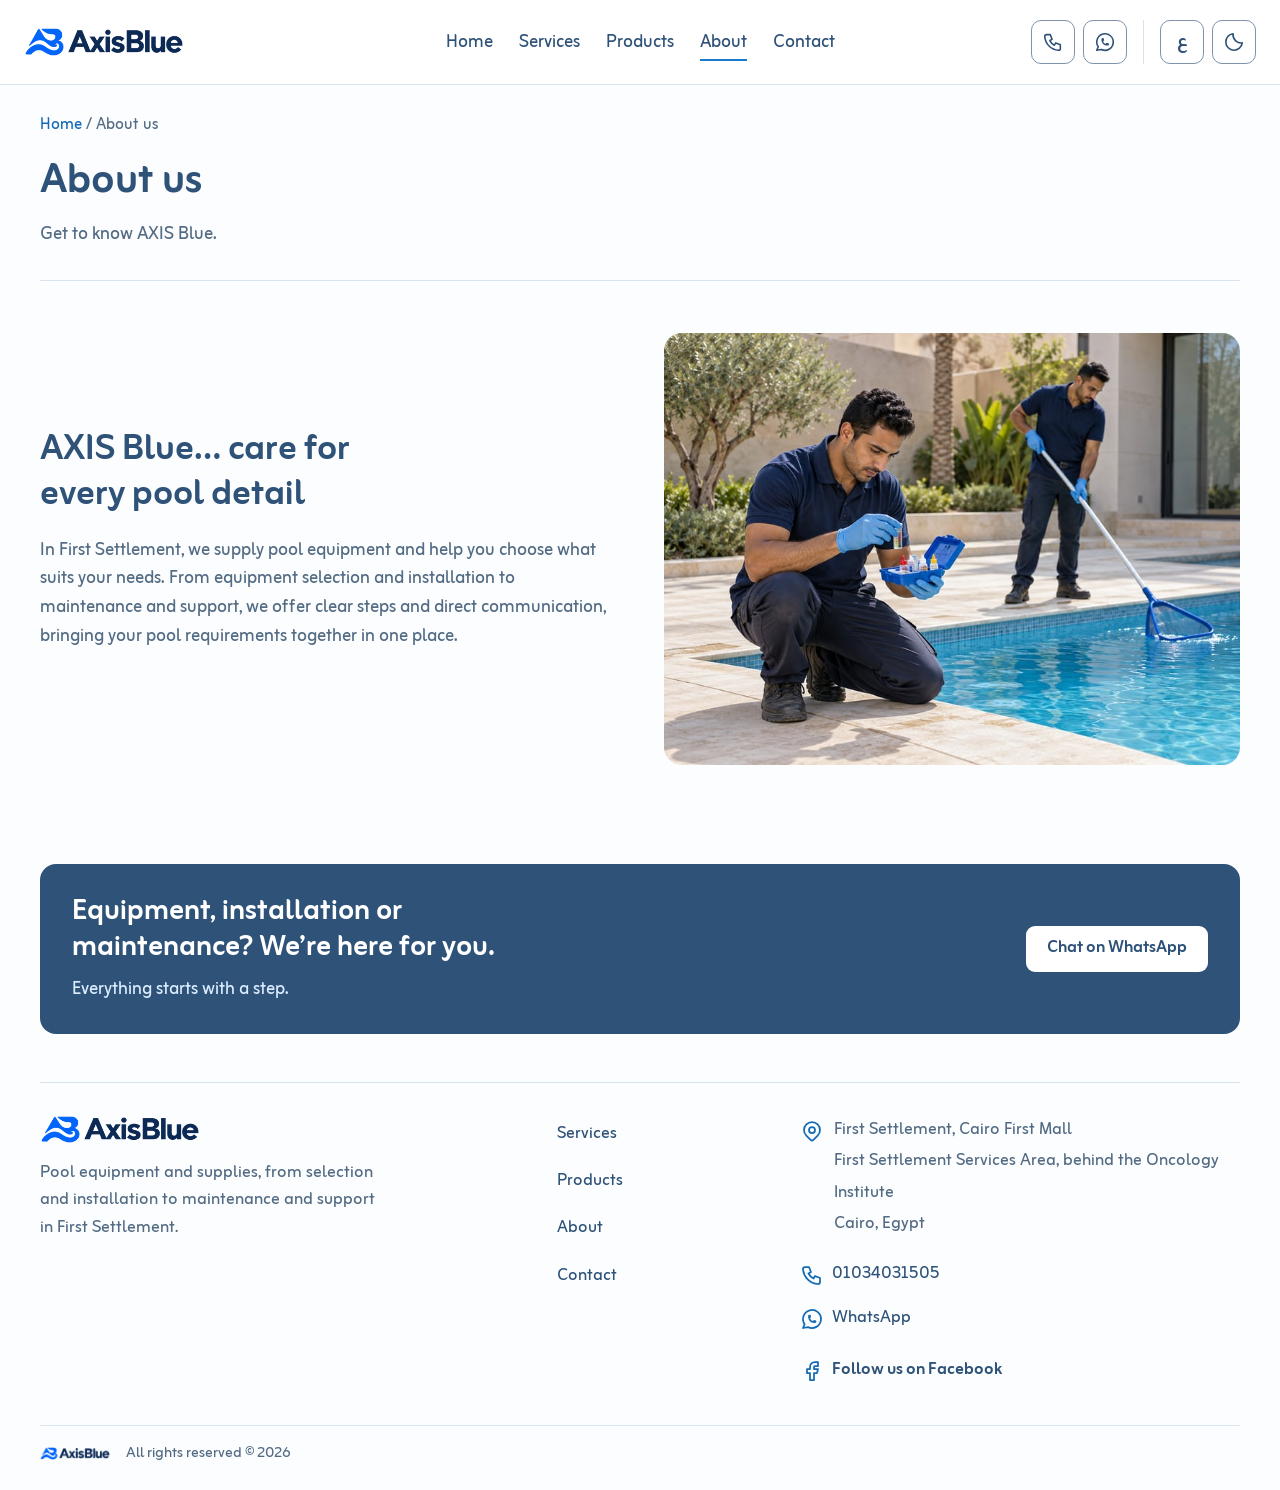
<file: en-about.html>
<!doctype html>
<html lang="en" dir="ltr">
<head>
 <meta charset="utf-8"><meta name="viewport" content="width=device-width,initial-scale=1">
 <meta name="theme-color" content="#2F5278"><title>AXIS Blue | About us</title>
 <meta name="robots" content="index,follow,max-image-preview:large">
 <meta name="description" content="Meet AXIS Blue in First Settlement: pool equipment and supplies, equipment selection, installation, maintenance and support.">
 <link rel="canonical" href="https://axisblue.vercel.app/en-about.html">
 <meta property="og:title" content="AXIS Blue | About us"><meta property="og:description" content="Meet AXIS Blue in First Settlement: pool equipment and supplies, equipment selection, installation, maintenance and support."><meta property="og:type" content="website"><meta property="og:site_name" content="AXIS Blue"><meta property="og:locale" content="en_GB"><meta property="og:locale:alternate" content="ar_EG"><meta property="og:url" content="https://axisblue.vercel.app/en-about.html"><meta property="og:image" content="https://axisblue.vercel.app/assets/og-axis-blue-v3.jpg"><meta property="og:image:secure_url" content="https://axisblue.vercel.app/assets/og-axis-blue-v3.jpg"><meta property="og:image:type" content="image/jpeg"><meta property="og:image:width" content="1200"><meta property="og:image:height" content="630"><meta property="og:image:alt" content="AXIS Blue — pool equipment, installation, maintenance and support">
 <meta name="twitter:card" content="summary_large_image"><meta name="twitter:title" content="AXIS Blue | About us"><meta name="twitter:description" content="Meet AXIS Blue in First Settlement: pool equipment and supplies, equipment selection, installation, maintenance and support."><meta name="twitter:image" content="https://axisblue.vercel.app/assets/og-axis-blue-v3.jpg"><meta name="twitter:image:alt" content="AXIS Blue — pool equipment, installation, maintenance and support">
 <link rel="alternate" hreflang="ar" href="https://axisblue.vercel.app/about.html"><link rel="alternate" hreflang="en" href="https://axisblue.vercel.app/en-about.html"><link rel="alternate" hreflang="x-default" href="https://axisblue.vercel.app/about.html"><link rel="icon" href="assets/favicon.png" type="image/png"><link rel="preload" href="assets/fonts/Zain-400-arabic.woff2" as="font" type="font/woff2" crossorigin><link rel="preload" href="assets/fonts/Zain-400-latin.woff2" as="font" type="font/woff2" crossorigin><link rel="preload" href="assets/fonts/Zain-700-arabic.woff2" as="font" type="font/woff2" crossorigin><link rel="preload" href="assets/fonts/Zain-700-latin.woff2" as="font" type="font/woff2" crossorigin><link rel="stylesheet" href="styles.css">
 <script src="preferences.js"></script><script src="script.js" defer></script>
</head>
<body>
 <svg xmlns="http://www.w3.org/2000/svg" class="ax-sprite" width="0" height="0" style="position:absolute" aria-hidden="true" focusable="false"><defs>
<symbol id="ax-setup" viewBox="0 0 24 24"><g fill="none" stroke-width="1.75" stroke-linecap="round" stroke-linejoin="round"><g stroke="currentColor"><path d="M9 16V6.5A3.5 3.5 0 0 0 5.5 3"/><path d="M15 16V6.5A3.5 3.5 0 0 1 18.5 3"/><path d="M9 8.5h6M9 12.5h6"/></g><path stroke="var(--icon-accent,#187BD1)" d="M3 19.5c1.5-1.4 3-1.4 4.5 0s3 1.4 4.5 0 3-1.4 4.5 0 3 1.4 4.5 0"/></g></symbol>
<symbol id="ax-install" viewBox="0 0 24 24"><g fill="none" stroke-width="1.75" stroke-linecap="round" stroke-linejoin="round"><g stroke="currentColor"><path d="M3 8h9a4 4 0 0 1 4 4v8"/><path d="M3 13h7a1 1 0 0 1 1 1v6"/></g><path stroke="var(--icon-accent,#187BD1)" d="M3 5.5v10M8.5 20.5h10"/></g></symbol>
<symbol id="ax-support" viewBox="0 0 24 24"><g fill="none" stroke-width="1.75" stroke-linecap="round" stroke-linejoin="round"><path stroke="currentColor" d="M7 10h3V7L6.5 3.5a6 6 0 0 1 8 8l6 6a2 2 0 0 1-3 3l-6-6a6 6 0 0 1-8-8L7 10z"/><path stroke="var(--icon-accent,#187BD1)" transform="translate(-.4 1.2)" d="M6 14.5c1.4 1.7 2.4 2.9 2.4 4.1a2.4 2.4 0 0 1-4.8 0c0-1.2 1-2.4 2.4-4.1z"/></g></symbol>
<symbol id="ax-phone" viewBox="0 0 24 24"><path fill="none" stroke="currentColor" stroke-width="1.75" stroke-linecap="round" stroke-linejoin="round" d="M5 4h4l2 5-2.5 1.5a11 11 0 0 0 5 5l1.5-2.5 5 2v4a2 2 0 0 1-2 2A16 16 0 0 1 3 6a2 2 0 0 1 2-2"/></symbol>
<symbol id="ax-whatsapp" viewBox="0 0 24 24"><g fill="none" stroke="currentColor" stroke-width="1.75" stroke-linecap="round" stroke-linejoin="round"><path d="M3 21l1.65-3.8a9 9 0 1 1 3.4 2.9L3 21"/><path d="M9 10a.5.5 0 0 0 1 0V9a.5.5 0 0 0-1 0v1a5 5 0 0 0 5 5h1a.5.5 0 0 0 0-1h-1a.5.5 0 0 0 0 1"/></g></symbol>
<symbol id="ax-pin" viewBox="0 0 24 24"><g fill="none" stroke="currentColor" stroke-width="1.75" stroke-linecap="round" stroke-linejoin="round"><path d="M9 11a3 3 0 1 0 6 0 3 3 0 0 0-6 0"/><path d="M17.657 16.657l-4.243 4.243a2 2 0 0 1-2.827 0l-4.244-4.243a8 8 0 1 1 11.314 0"/></g></symbol>
<symbol id="ax-facebook" viewBox="0 0 24 24"><path fill="none" stroke="currentColor" stroke-width="1.75" stroke-linecap="round" stroke-linejoin="round" d="M7 10v4h3v7h4v-7h3l1-4h-4V8a1 1 0 0 1 1-1h3V3h-3a5 5 0 0 0-5 5v2H7"/></symbol>
</defs></svg>
 <a class="skip-link" href="#main">Skip to content</a>
 <header class="site-header"><div class="container header-inner">
  <a class="brand" href="en-index.html" aria-label="AXIS Blue home"><picture><img class="logo-light" src="assets/logo-web.png" alt="AXIS Blue pool supplies logo" width="1204" height="220"><img class="logo-dark" src="assets/logo-dark-web.png" alt="AXIS Blue pool supplies logo" width="1204" height="220"></picture></a>
  <button class="menu-toggle" type="button" aria-label="Menu" aria-controls="navigation" aria-expanded="false"><svg class="icon-menu" viewBox="0 0 24 24" fill="none" stroke="currentColor" stroke-width="1.75" stroke-linecap="round" stroke-linejoin="round" aria-hidden="true"><path d="M4 6h16M4 12h16M4 18h16"/></svg></button>
  <nav id="navigation" aria-label="Main navigation"><a href="en-index.html" >Home</a><a href="en-services.html" >Services</a><a href="en-products.html" >Products</a><a href="en-about.html" aria-current="page">About</a><a href="en-contact.html" >Contact</a><div class="nav-contact"><div class="contact-links"><a href="tel:+201034031505"><svg class="ico contact-icon icon-phone" aria-hidden="true" focusable="false"><use href="#ax-phone"/></svg><bdi>01034031505</bdi></a><a class="whatsapp" href="https://wa.me/201034031505?text=Hello%20AXIS%20Blue%2C%20I%20would%20like%20to%20ask%20about%20products%20and%20services." target="_blank" rel="noopener noreferrer"><svg class="ico contact-icon icon-whatsapp" aria-hidden="true" focusable="false"><use href="#ax-whatsapp"/></svg><span>WhatsApp</span></a></div></div></nav>
  <div class="header-tools" dir="ltr"><div class="header-contact"><a class="icon-button" href="tel:+201034031505" aria-label="Call us"><svg class="ico contact-icon icon-phone" aria-hidden="true" focusable="false"><use href="#ax-phone"/></svg></a><a class="icon-button whatsapp" href="https://wa.me/201034031505?text=Hello%20AXIS%20Blue%2C%20I%20would%20like%20to%20ask%20about%20products%20and%20services." target="_blank" rel="noopener noreferrer" aria-label="Chat on WhatsApp"><svg class="ico contact-icon icon-whatsapp" aria-hidden="true" focusable="false"><use href="#ax-whatsapp"/></svg></a></div><div class="preferences"><button class="preference-button language-toggle" aria-label="التبديل إلى العربية" title="التبديل إلى العربية" data-alternate="about.html" type="button"><span lang="ar">ع</span></button><button class="preference-button theme-toggle" aria-label="Activate dark mode" data-dark-label="Activate dark mode" data-light-label="Activate light mode" type="button"><span class="theme-to-light"><svg class="icon-sun" viewBox="0 0 24 24" fill="none" stroke="currentColor" stroke-width="1.75" stroke-linecap="round" stroke-linejoin="round" aria-hidden="true"><circle cx="12" cy="12" r="4"/><path d="M12 1v2m0 18v2M1 12h2m18 0h2M4 4l2 2m12 12 2 2M4 20l2-2M18 6l2-2"/></svg></span><span class="theme-to-dark"><svg class="icon-moon" viewBox="0 0 24 24" fill="none" stroke="currentColor" stroke-width="1.75" stroke-linecap="round" stroke-linejoin="round" aria-hidden="true"><path d="M21 13A9 9 0 0 1 11 3 9 9 0 1 0 21 13Z"/></svg></span></button></div></div>
 </div></header>
 <main id="main"><section class="page-intro container"><p class="breadcrumb"><a href="en-index.html">Home</a> / About us</p><h1>About us</h1><p>Get to know AXIS Blue.</p></section><section class="container about-layout section"><div><h2>AXIS Blue… care for every pool detail</h2><p>In First Settlement, we supply pool equipment and help you choose what suits your needs. From equipment selection and installation to maintenance and support, we offer clear steps and direct communication, bringing your pool requirements together in one place.</p></div><figure class="about-image"><img src="assets/team-maintenance-1400.jpg" srcset="assets/team-maintenance-800.jpg 800w, assets/team-maintenance-1400.jpg 1400w" sizes="(max-width: 800px) 100vw, 50vw" alt="Illustrative scene of technicians testing pool water and cleaning a pool" width="1400" height="1050" loading="lazy"></figure></section><section id="contact" class="contact-band container"><div><h2>Equipment, installation or maintenance? We’re here for you.</h2><p>Everything starts with a step.</p></div><a class="button whatsapp light" href="https://wa.me/201034031505?text=Hello%20AXIS%20Blue%2C%20I%20would%20like%20to%20ask%20about%20pool%20equipment%2C%20installation%20and%20maintenance." target="_blank" rel="noopener noreferrer">Chat on WhatsApp</a></section></main>
 <footer class="site-footer container"><div class="footer-identity"><a class="footer-brand" href="en-index.html"><picture><img class="logo-light" src="assets/logo-web.png" alt="AXIS Blue pool supplies logo" width="1204" height="220"><img class="logo-dark" src="assets/logo-dark-web.png" alt="AXIS Blue pool supplies logo" width="1204" height="220"></picture></a><p>Pool equipment and supplies, from selection and installation to maintenance and support in First Settlement.</p></div><nav aria-label="Page links"><h2 class="mobile-footer-heading">Explore</h2><a href="en-services.html">Services</a><a href="en-products.html">Products</a><a href="en-about.html">About</a><a href="en-contact.html">Contact</a></nav><div class="footer-contact"><h2 class="mobile-footer-heading">Contact us</h2><p class="footer-address"><svg class="ico contact-icon icon-location" aria-hidden="true" focusable="false"><use href="#ax-pin"/></svg><span>First Settlement, Cairo First Mall<br>First Settlement Services Area, behind the Oncology Institute<br>Cairo, Egypt</span></p><div class="contact-links"><a href="tel:+201034031505"><svg class="ico contact-icon icon-phone" aria-hidden="true" focusable="false"><use href="#ax-phone"/></svg><bdi>01034031505</bdi></a><a class="whatsapp" href="https://wa.me/201034031505?text=Hello%20AXIS%20Blue%2C%20I%20would%20like%20to%20ask%20about%20products%20and%20services." target="_blank" rel="noopener noreferrer"><svg class="ico contact-icon icon-whatsapp" aria-hidden="true" focusable="false"><use href="#ax-whatsapp"/></svg><span>WhatsApp</span></a></div><a class="social-link facebook" href="https://web.facebook.com/profile.php?id=61584932767330" target="_blank" rel="noopener noreferrer"><svg class="ico contact-icon icon-facebook" aria-hidden="true" focusable="false"><use href="#ax-facebook"/></svg><span>Follow us on Facebook</span></a></div><div class="copyright"><span class="copyright-brand"><picture><img class="logo-light" src="assets/logo-web.png" alt="AXIS Blue pool supplies logo" width="1204" height="220"><img class="logo-dark" src="assets/logo-dark-web.png" alt="AXIS Blue pool supplies logo" width="1204" height="220"></picture></span><p>All rights reserved © 2026</p></div></footer>

</body></html>
</file>
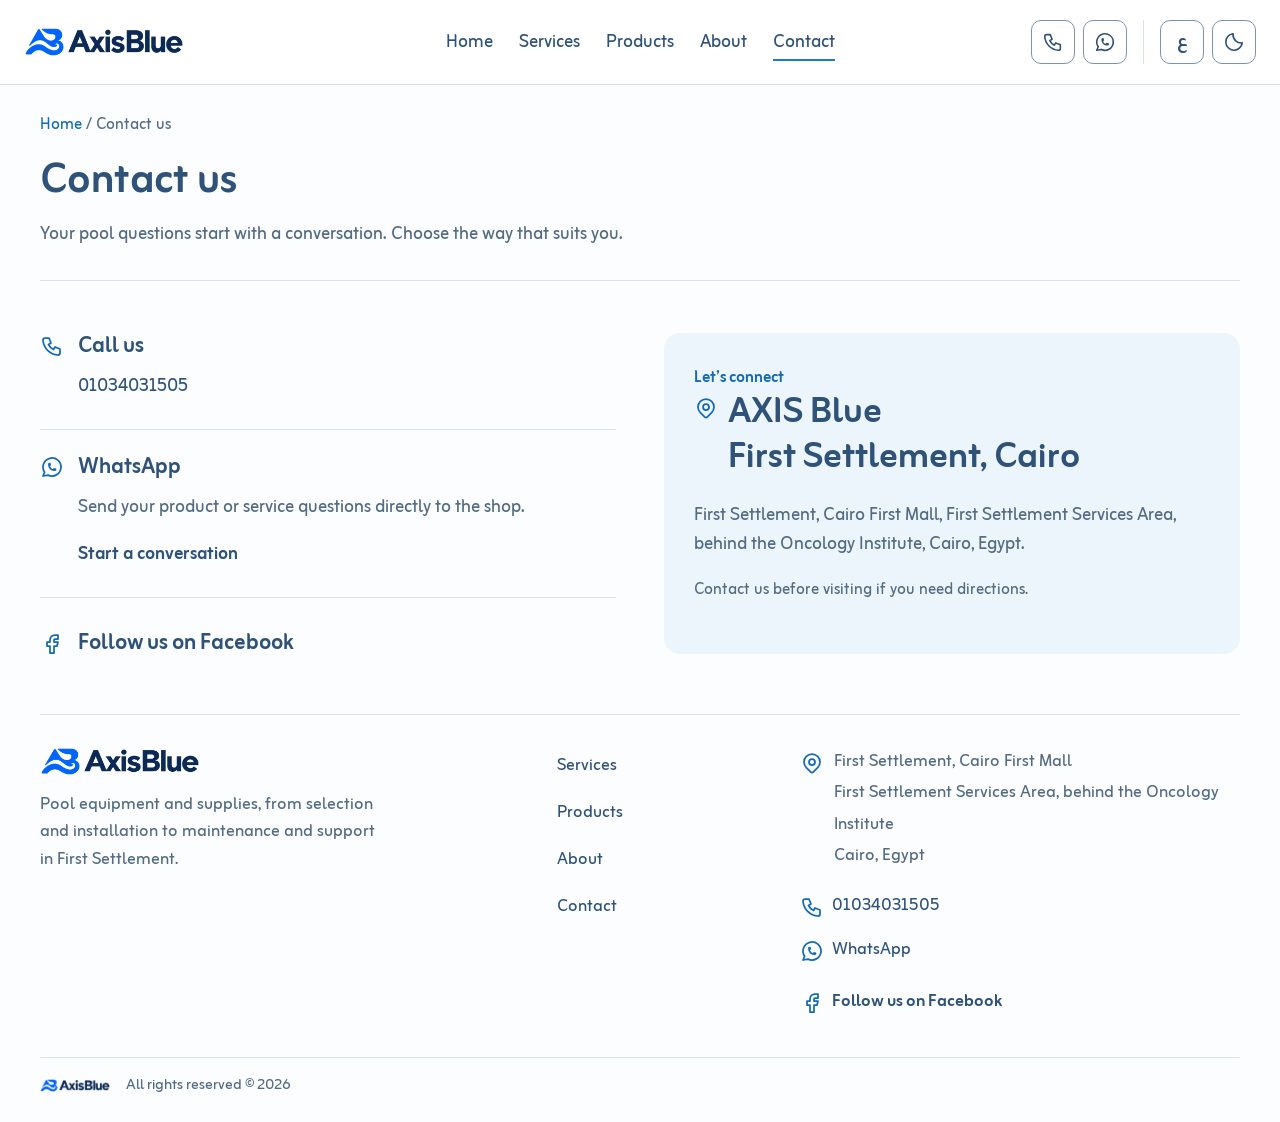
<file: en-contact.html>
<!doctype html>
<html lang="en" dir="ltr">
<head>
 <meta charset="utf-8"><meta name="viewport" content="width=device-width,initial-scale=1">
 <meta name="theme-color" content="#2F5278"><title>AXIS Blue | Contact us</title>
 <meta name="robots" content="index,follow,max-image-preview:large">
 <meta name="description" content="Contact AXIS Blue by phone on 01034031505, WhatsApp or Facebook. Cairo First Mall, First Settlement, Cairo.">
 <link rel="canonical" href="https://axisblue.vercel.app/en-contact.html">
 <meta property="og:title" content="AXIS Blue | Contact us"><meta property="og:description" content="Contact AXIS Blue by phone on 01034031505, WhatsApp or Facebook. Cairo First Mall, First Settlement, Cairo."><meta property="og:type" content="website"><meta property="og:site_name" content="AXIS Blue"><meta property="og:locale" content="en_GB"><meta property="og:locale:alternate" content="ar_EG"><meta property="og:url" content="https://axisblue.vercel.app/en-contact.html"><meta property="og:image" content="https://axisblue.vercel.app/assets/og-axis-blue-v3.jpg"><meta property="og:image:secure_url" content="https://axisblue.vercel.app/assets/og-axis-blue-v3.jpg"><meta property="og:image:type" content="image/jpeg"><meta property="og:image:width" content="1200"><meta property="og:image:height" content="630"><meta property="og:image:alt" content="AXIS Blue — pool equipment, installation, maintenance and support">
 <meta name="twitter:card" content="summary_large_image"><meta name="twitter:title" content="AXIS Blue | Contact us"><meta name="twitter:description" content="Contact AXIS Blue by phone on 01034031505, WhatsApp or Facebook. Cairo First Mall, First Settlement, Cairo."><meta name="twitter:image" content="https://axisblue.vercel.app/assets/og-axis-blue-v3.jpg"><meta name="twitter:image:alt" content="AXIS Blue — pool equipment, installation, maintenance and support">
 <link rel="alternate" hreflang="ar" href="https://axisblue.vercel.app/contact.html"><link rel="alternate" hreflang="en" href="https://axisblue.vercel.app/en-contact.html"><link rel="alternate" hreflang="x-default" href="https://axisblue.vercel.app/contact.html"><link rel="icon" href="assets/favicon.png" type="image/png"><link rel="preload" href="assets/fonts/Zain-400-arabic.woff2" as="font" type="font/woff2" crossorigin><link rel="preload" href="assets/fonts/Zain-400-latin.woff2" as="font" type="font/woff2" crossorigin><link rel="preload" href="assets/fonts/Zain-700-arabic.woff2" as="font" type="font/woff2" crossorigin><link rel="preload" href="assets/fonts/Zain-700-latin.woff2" as="font" type="font/woff2" crossorigin><link rel="stylesheet" href="styles.css">
 <script src="preferences.js"></script><script src="script.js" defer></script>
</head>
<body>
 <svg xmlns="http://www.w3.org/2000/svg" class="ax-sprite" width="0" height="0" style="position:absolute" aria-hidden="true" focusable="false"><defs>
<symbol id="ax-setup" viewBox="0 0 24 24"><g fill="none" stroke-width="1.75" stroke-linecap="round" stroke-linejoin="round"><g stroke="currentColor"><path d="M9 16V6.5A3.5 3.5 0 0 0 5.5 3"/><path d="M15 16V6.5A3.5 3.5 0 0 1 18.5 3"/><path d="M9 8.5h6M9 12.5h6"/></g><path stroke="var(--icon-accent,#187BD1)" d="M3 19.5c1.5-1.4 3-1.4 4.5 0s3 1.4 4.5 0 3-1.4 4.5 0 3 1.4 4.5 0"/></g></symbol>
<symbol id="ax-install" viewBox="0 0 24 24"><g fill="none" stroke-width="1.75" stroke-linecap="round" stroke-linejoin="round"><g stroke="currentColor"><path d="M3 8h9a4 4 0 0 1 4 4v8"/><path d="M3 13h7a1 1 0 0 1 1 1v6"/></g><path stroke="var(--icon-accent,#187BD1)" d="M3 5.5v10M8.5 20.5h10"/></g></symbol>
<symbol id="ax-support" viewBox="0 0 24 24"><g fill="none" stroke-width="1.75" stroke-linecap="round" stroke-linejoin="round"><path stroke="currentColor" d="M7 10h3V7L6.5 3.5a6 6 0 0 1 8 8l6 6a2 2 0 0 1-3 3l-6-6a6 6 0 0 1-8-8L7 10z"/><path stroke="var(--icon-accent,#187BD1)" transform="translate(-.4 1.2)" d="M6 14.5c1.4 1.7 2.4 2.9 2.4 4.1a2.4 2.4 0 0 1-4.8 0c0-1.2 1-2.4 2.4-4.1z"/></g></symbol>
<symbol id="ax-phone" viewBox="0 0 24 24"><path fill="none" stroke="currentColor" stroke-width="1.75" stroke-linecap="round" stroke-linejoin="round" d="M5 4h4l2 5-2.5 1.5a11 11 0 0 0 5 5l1.5-2.5 5 2v4a2 2 0 0 1-2 2A16 16 0 0 1 3 6a2 2 0 0 1 2-2"/></symbol>
<symbol id="ax-whatsapp" viewBox="0 0 24 24"><g fill="none" stroke="currentColor" stroke-width="1.75" stroke-linecap="round" stroke-linejoin="round"><path d="M3 21l1.65-3.8a9 9 0 1 1 3.4 2.9L3 21"/><path d="M9 10a.5.5 0 0 0 1 0V9a.5.5 0 0 0-1 0v1a5 5 0 0 0 5 5h1a.5.5 0 0 0 0-1h-1a.5.5 0 0 0 0 1"/></g></symbol>
<symbol id="ax-pin" viewBox="0 0 24 24"><g fill="none" stroke="currentColor" stroke-width="1.75" stroke-linecap="round" stroke-linejoin="round"><path d="M9 11a3 3 0 1 0 6 0 3 3 0 0 0-6 0"/><path d="M17.657 16.657l-4.243 4.243a2 2 0 0 1-2.827 0l-4.244-4.243a8 8 0 1 1 11.314 0"/></g></symbol>
<symbol id="ax-facebook" viewBox="0 0 24 24"><path fill="none" stroke="currentColor" stroke-width="1.75" stroke-linecap="round" stroke-linejoin="round" d="M7 10v4h3v7h4v-7h3l1-4h-4V8a1 1 0 0 1 1-1h3V3h-3a5 5 0 0 0-5 5v2H7"/></symbol>
</defs></svg>
 <a class="skip-link" href="#main">Skip to content</a>
 <header class="site-header"><div class="container header-inner">
  <a class="brand" href="en-index.html" aria-label="AXIS Blue home"><picture><img class="logo-light" src="assets/logo-web.png" alt="AXIS Blue pool supplies logo" width="1204" height="220"><img class="logo-dark" src="assets/logo-dark-web.png" alt="AXIS Blue pool supplies logo" width="1204" height="220"></picture></a>
  <button class="menu-toggle" type="button" aria-label="Menu" aria-controls="navigation" aria-expanded="false"><svg class="icon-menu" viewBox="0 0 24 24" fill="none" stroke="currentColor" stroke-width="1.75" stroke-linecap="round" stroke-linejoin="round" aria-hidden="true"><path d="M4 6h16M4 12h16M4 18h16"/></svg></button>
  <nav id="navigation" aria-label="Main navigation"><a href="en-index.html" >Home</a><a href="en-services.html" >Services</a><a href="en-products.html" >Products</a><a href="en-about.html" >About</a><a href="en-contact.html" aria-current="page">Contact</a><div class="nav-contact"><div class="contact-links"><a href="tel:+201034031505"><svg class="ico contact-icon icon-phone" aria-hidden="true" focusable="false"><use href="#ax-phone"/></svg><bdi>01034031505</bdi></a><a class="whatsapp" href="https://wa.me/201034031505?text=Hello%20AXIS%20Blue%2C%20I%20would%20like%20to%20ask%20about%20products%20and%20services." target="_blank" rel="noopener noreferrer"><svg class="ico contact-icon icon-whatsapp" aria-hidden="true" focusable="false"><use href="#ax-whatsapp"/></svg><span>WhatsApp</span></a></div></div></nav>
  <div class="header-tools" dir="ltr"><div class="header-contact"><a class="icon-button" href="tel:+201034031505" aria-label="Call us"><svg class="ico contact-icon icon-phone" aria-hidden="true" focusable="false"><use href="#ax-phone"/></svg></a><a class="icon-button whatsapp" href="https://wa.me/201034031505?text=Hello%20AXIS%20Blue%2C%20I%20would%20like%20to%20ask%20about%20products%20and%20services." target="_blank" rel="noopener noreferrer" aria-label="Chat on WhatsApp"><svg class="ico contact-icon icon-whatsapp" aria-hidden="true" focusable="false"><use href="#ax-whatsapp"/></svg></a></div><div class="preferences"><button class="preference-button language-toggle" aria-label="التبديل إلى العربية" title="التبديل إلى العربية" data-alternate="contact.html" type="button"><span lang="ar">ع</span></button><button class="preference-button theme-toggle" aria-label="Activate dark mode" data-dark-label="Activate dark mode" data-light-label="Activate light mode" type="button"><span class="theme-to-light"><svg class="icon-sun" viewBox="0 0 24 24" fill="none" stroke="currentColor" stroke-width="1.75" stroke-linecap="round" stroke-linejoin="round" aria-hidden="true"><circle cx="12" cy="12" r="4"/><path d="M12 1v2m0 18v2M1 12h2m18 0h2M4 4l2 2m12 12 2 2M4 20l2-2M18 6l2-2"/></svg></span><span class="theme-to-dark"><svg class="icon-moon" viewBox="0 0 24 24" fill="none" stroke="currentColor" stroke-width="1.75" stroke-linecap="round" stroke-linejoin="round" aria-hidden="true"><path d="M21 13A9 9 0 0 1 11 3 9 9 0 1 0 21 13Z"/></svg></span></button></div></div>
 </div></header>
 <main id="main"><section class="page-intro container"><p class="breadcrumb"><a href="en-index.html">Home</a> / Contact us</p><h1>Contact us</h1><p>Your pool questions start with a conversation. Choose the way that suits you.</p></section><section class="container contact-layout section"><div class="contact-details"><article><a class="contact-action phone" href="tel:+201034031505"><svg class="ico contact-icon icon-phone" aria-hidden="true" focusable="false"><use href="#ax-phone"/></svg><div><h2>Call us</h2><bdi class="phone-number">01034031505</bdi></div></a></article><article><a class="contact-action whatsapp" href="https://wa.me/201034031505?text=Hello%20AXIS%20Blue%2C%20I%20would%20like%20to%20ask%20about%20products%20and%20services." target="_blank" rel="noopener noreferrer"><svg class="ico contact-icon icon-whatsapp" aria-hidden="true" focusable="false"><use href="#ax-whatsapp"/></svg><div><h2>WhatsApp</h2><p>Send your product or service questions directly to the shop.</p><span class="contact-prompt">Start a conversation</span></div></a></article><article class="facebook-contact"><a class="social-link facebook" href="https://web.facebook.com/profile.php?id=61584932767330" target="_blank" rel="noopener noreferrer"><svg class="ico contact-icon icon-facebook" aria-hidden="true" focusable="false"><use href="#ax-facebook"/></svg><span>Follow us on Facebook</span></a></article></div><article class="address-card"><span class="intro-label">Let’s connect</span><h2 class="address-title"><svg class="ico contact-icon icon-location" aria-hidden="true" focusable="false"><use href="#ax-pin"/></svg><span>AXIS Blue<br>First Settlement, Cairo</span></h2><p>First Settlement, Cairo First Mall, First Settlement Services Area, behind the Oncology Institute, Cairo, Egypt.</p><p class="small">Contact us before visiting if you need directions.</p></article></section></main>
 <footer class="site-footer container"><div class="footer-identity"><a class="footer-brand" href="en-index.html"><picture><img class="logo-light" src="assets/logo-web.png" alt="AXIS Blue pool supplies logo" width="1204" height="220"><img class="logo-dark" src="assets/logo-dark-web.png" alt="AXIS Blue pool supplies logo" width="1204" height="220"></picture></a><p>Pool equipment and supplies, from selection and installation to maintenance and support in First Settlement.</p></div><nav aria-label="Page links"><h2 class="mobile-footer-heading">Explore</h2><a href="en-services.html">Services</a><a href="en-products.html">Products</a><a href="en-about.html">About</a><a href="en-contact.html">Contact</a></nav><div class="footer-contact"><h2 class="mobile-footer-heading">Contact us</h2><p class="footer-address"><svg class="ico contact-icon icon-location" aria-hidden="true" focusable="false"><use href="#ax-pin"/></svg><span>First Settlement, Cairo First Mall<br>First Settlement Services Area, behind the Oncology Institute<br>Cairo, Egypt</span></p><div class="contact-links"><a href="tel:+201034031505"><svg class="ico contact-icon icon-phone" aria-hidden="true" focusable="false"><use href="#ax-phone"/></svg><bdi>01034031505</bdi></a><a class="whatsapp" href="https://wa.me/201034031505?text=Hello%20AXIS%20Blue%2C%20I%20would%20like%20to%20ask%20about%20products%20and%20services." target="_blank" rel="noopener noreferrer"><svg class="ico contact-icon icon-whatsapp" aria-hidden="true" focusable="false"><use href="#ax-whatsapp"/></svg><span>WhatsApp</span></a></div><a class="social-link facebook" href="https://web.facebook.com/profile.php?id=61584932767330" target="_blank" rel="noopener noreferrer"><svg class="ico contact-icon icon-facebook" aria-hidden="true" focusable="false"><use href="#ax-facebook"/></svg><span>Follow us on Facebook</span></a></div><div class="copyright"><span class="copyright-brand"><picture><img class="logo-light" src="assets/logo-web.png" alt="AXIS Blue pool supplies logo" width="1204" height="220"><img class="logo-dark" src="assets/logo-dark-web.png" alt="AXIS Blue pool supplies logo" width="1204" height="220"></picture></span><p>All rights reserved © 2026</p></div></footer>

</body></html>
</file>
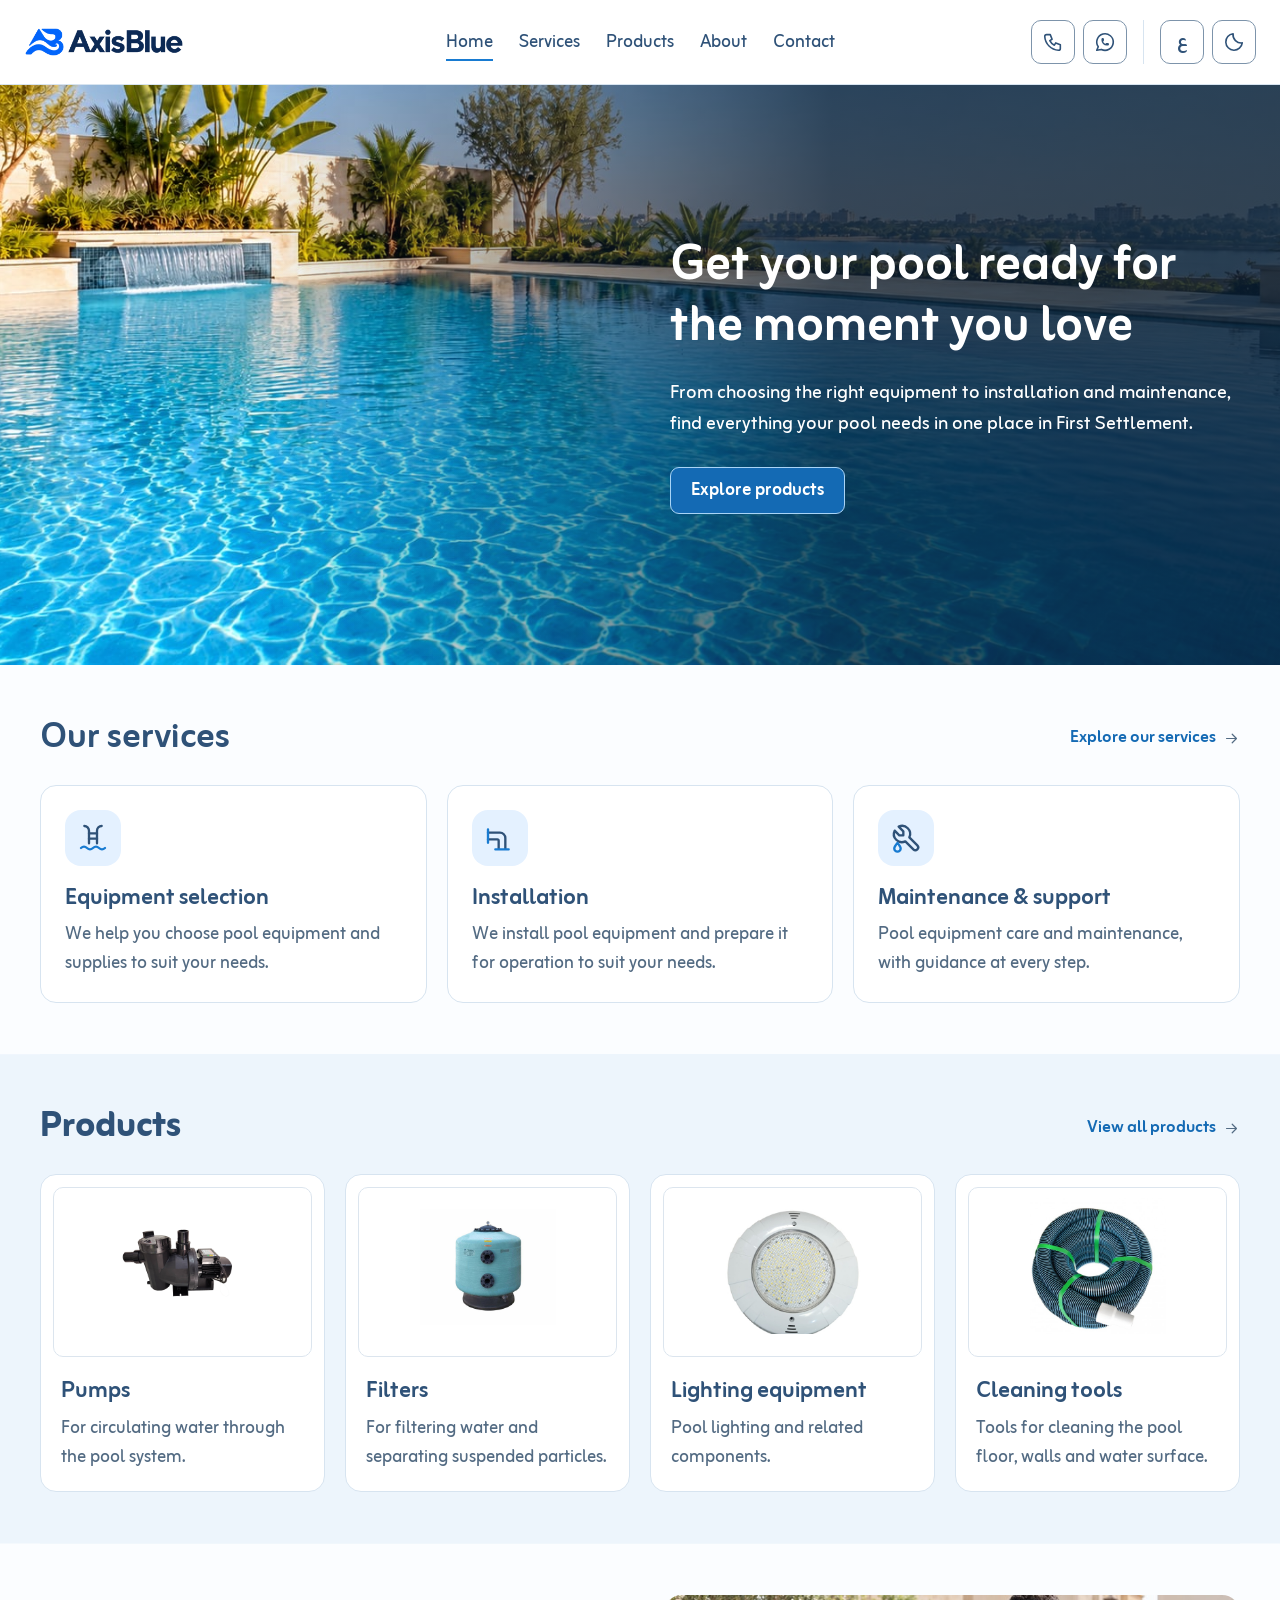
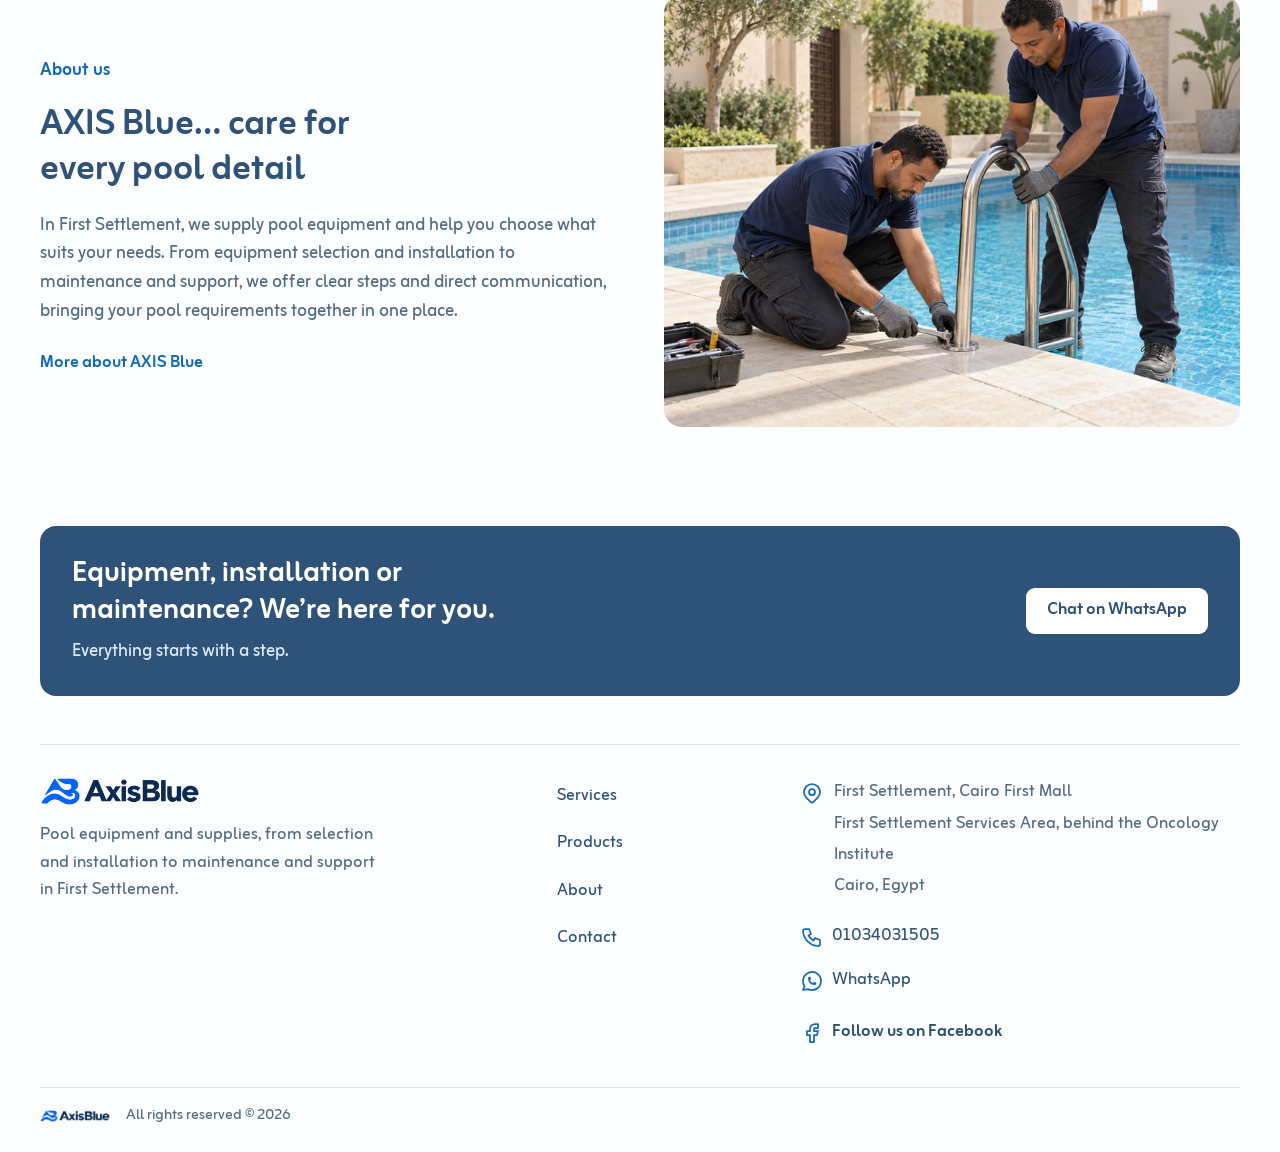
<file: en-index.html>
<!doctype html>
<html lang="en" dir="ltr">
<head>
 <meta charset="utf-8"><meta name="viewport" content="width=device-width,initial-scale=1">
 <meta name="theme-color" content="#2F5278"><title>AXIS Blue — Home</title>
 <meta name="robots" content="index,follow,max-image-preview:large">
 <meta name="description" content="AXIS Blue pool supplies and equipment in First Settlement, Cairo: equipment selection, installation, maintenance and support.">
 <link rel="canonical" href="https://axisblue.vercel.app/en-index.html">
 <meta property="og:title" content="AXIS Blue | Pool supplies, installation and maintenance"><meta property="og:description" content="AXIS Blue pool supplies and equipment in First Settlement, Cairo: equipment selection, installation, maintenance and support."><meta property="og:type" content="website"><meta property="og:site_name" content="AXIS Blue"><meta property="og:locale" content="en_GB"><meta property="og:locale:alternate" content="ar_EG"><meta property="og:url" content="https://axisblue.vercel.app/en-index.html"><meta property="og:image" content="https://axisblue.vercel.app/assets/og-axis-blue-v3.jpg"><meta property="og:image:secure_url" content="https://axisblue.vercel.app/assets/og-axis-blue-v3.jpg"><meta property="og:image:type" content="image/jpeg"><meta property="og:image:width" content="1200"><meta property="og:image:height" content="630"><meta property="og:image:alt" content="AXIS Blue — pool equipment, installation, maintenance and support">
 <meta name="twitter:card" content="summary_large_image"><meta name="twitter:title" content="AXIS Blue | Pool supplies, installation and maintenance"><meta name="twitter:description" content="AXIS Blue pool supplies and equipment in First Settlement, Cairo: equipment selection, installation, maintenance and support."><meta name="twitter:image" content="https://axisblue.vercel.app/assets/og-axis-blue-v3.jpg"><meta name="twitter:image:alt" content="AXIS Blue — pool equipment, installation, maintenance and support">
 <link rel="alternate" hreflang="ar" href="https://axisblue.vercel.app/index.html"><link rel="alternate" hreflang="en" href="https://axisblue.vercel.app/en-index.html"><link rel="alternate" hreflang="x-default" href="https://axisblue.vercel.app/index.html"><link rel="icon" href="assets/favicon.png" type="image/png"><link rel="preload" href="assets/fonts/Zain-400-arabic.woff2" as="font" type="font/woff2" crossorigin><link rel="preload" href="assets/fonts/Zain-400-latin.woff2" as="font" type="font/woff2" crossorigin><link rel="preload" href="assets/fonts/Zain-700-arabic.woff2" as="font" type="font/woff2" crossorigin><link rel="preload" href="assets/fonts/Zain-700-latin.woff2" as="font" type="font/woff2" crossorigin><link rel="stylesheet" href="styles.css">
 <script src="preferences.js"></script><script src="script.js" defer></script>
</head>
<body>
 <svg xmlns="http://www.w3.org/2000/svg" class="ax-sprite" width="0" height="0" style="position:absolute" aria-hidden="true" focusable="false"><defs>
<symbol id="ax-setup" viewBox="0 0 24 24"><g fill="none" stroke-width="1.75" stroke-linecap="round" stroke-linejoin="round"><g stroke="currentColor"><path d="M9 16V6.5A3.5 3.5 0 0 0 5.5 3"/><path d="M15 16V6.5A3.5 3.5 0 0 1 18.5 3"/><path d="M9 8.5h6M9 12.5h6"/></g><path stroke="var(--icon-accent,#187BD1)" d="M3 19.5c1.5-1.4 3-1.4 4.5 0s3 1.4 4.5 0 3-1.4 4.5 0 3 1.4 4.5 0"/></g></symbol>
<symbol id="ax-install" viewBox="0 0 24 24"><g fill="none" stroke-width="1.75" stroke-linecap="round" stroke-linejoin="round"><g stroke="currentColor"><path d="M3 8h9a4 4 0 0 1 4 4v8"/><path d="M3 13h7a1 1 0 0 1 1 1v6"/></g><path stroke="var(--icon-accent,#187BD1)" d="M3 5.5v10M8.5 20.5h10"/></g></symbol>
<symbol id="ax-support" viewBox="0 0 24 24"><g fill="none" stroke-width="1.75" stroke-linecap="round" stroke-linejoin="round"><path stroke="currentColor" d="M7 10h3V7L6.5 3.5a6 6 0 0 1 8 8l6 6a2 2 0 0 1-3 3l-6-6a6 6 0 0 1-8-8L7 10z"/><path stroke="var(--icon-accent,#187BD1)" transform="translate(-.4 1.2)" d="M6 14.5c1.4 1.7 2.4 2.9 2.4 4.1a2.4 2.4 0 0 1-4.8 0c0-1.2 1-2.4 2.4-4.1z"/></g></symbol>
<symbol id="ax-phone" viewBox="0 0 24 24"><path fill="none" stroke="currentColor" stroke-width="1.75" stroke-linecap="round" stroke-linejoin="round" d="M5 4h4l2 5-2.5 1.5a11 11 0 0 0 5 5l1.5-2.5 5 2v4a2 2 0 0 1-2 2A16 16 0 0 1 3 6a2 2 0 0 1 2-2"/></symbol>
<symbol id="ax-whatsapp" viewBox="0 0 24 24"><g fill="none" stroke="currentColor" stroke-width="1.75" stroke-linecap="round" stroke-linejoin="round"><path d="M3 21l1.65-3.8a9 9 0 1 1 3.4 2.9L3 21"/><path d="M9 10a.5.5 0 0 0 1 0V9a.5.5 0 0 0-1 0v1a5 5 0 0 0 5 5h1a.5.5 0 0 0 0-1h-1a.5.5 0 0 0 0 1"/></g></symbol>
<symbol id="ax-pin" viewBox="0 0 24 24"><g fill="none" stroke="currentColor" stroke-width="1.75" stroke-linecap="round" stroke-linejoin="round"><path d="M9 11a3 3 0 1 0 6 0 3 3 0 0 0-6 0"/><path d="M17.657 16.657l-4.243 4.243a2 2 0 0 1-2.827 0l-4.244-4.243a8 8 0 1 1 11.314 0"/></g></symbol>
<symbol id="ax-facebook" viewBox="0 0 24 24"><path fill="none" stroke="currentColor" stroke-width="1.75" stroke-linecap="round" stroke-linejoin="round" d="M7 10v4h3v7h4v-7h3l1-4h-4V8a1 1 0 0 1 1-1h3V3h-3a5 5 0 0 0-5 5v2H7"/></symbol>
</defs></svg>
 <a class="skip-link" href="#main">Skip to content</a>
 <header class="site-header"><div class="container header-inner">
  <a class="brand" href="en-index.html" aria-label="AXIS Blue home"><picture><img class="logo-light" src="assets/logo-web.png" alt="AXIS Blue pool supplies logo" width="1204" height="220"><img class="logo-dark" src="assets/logo-dark-web.png" alt="AXIS Blue pool supplies logo" width="1204" height="220"></picture></a>
  <button class="menu-toggle" type="button" aria-label="Menu" aria-controls="navigation" aria-expanded="false"><svg class="icon-menu" viewBox="0 0 24 24" fill="none" stroke="currentColor" stroke-width="1.75" stroke-linecap="round" stroke-linejoin="round" aria-hidden="true"><path d="M4 6h16M4 12h16M4 18h16"/></svg></button>
  <nav id="navigation" aria-label="Main navigation"><a href="en-index.html" aria-current="page">Home</a><a href="en-services.html" >Services</a><a href="en-products.html" >Products</a><a href="en-about.html" >About</a><a href="en-contact.html" >Contact</a><div class="nav-contact"><div class="contact-links"><a href="tel:+201034031505"><svg class="ico contact-icon icon-phone" aria-hidden="true" focusable="false"><use href="#ax-phone"/></svg><bdi>01034031505</bdi></a><a class="whatsapp" href="https://wa.me/201034031505?text=Hello%20AXIS%20Blue%2C%20I%20would%20like%20to%20ask%20about%20products%20and%20services." target="_blank" rel="noopener noreferrer"><svg class="ico contact-icon icon-whatsapp" aria-hidden="true" focusable="false"><use href="#ax-whatsapp"/></svg><span>WhatsApp</span></a></div></div></nav>
  <div class="header-tools" dir="ltr"><div class="header-contact"><a class="icon-button" href="tel:+201034031505" aria-label="Call us"><svg class="ico contact-icon icon-phone" aria-hidden="true" focusable="false"><use href="#ax-phone"/></svg></a><a class="icon-button whatsapp" href="https://wa.me/201034031505?text=Hello%20AXIS%20Blue%2C%20I%20would%20like%20to%20ask%20about%20products%20and%20services." target="_blank" rel="noopener noreferrer" aria-label="Chat on WhatsApp"><svg class="ico contact-icon icon-whatsapp" aria-hidden="true" focusable="false"><use href="#ax-whatsapp"/></svg></a></div><div class="preferences"><button class="preference-button language-toggle" aria-label="التبديل إلى العربية" title="التبديل إلى العربية" data-alternate="index.html" type="button"><span lang="ar">ع</span></button><button class="preference-button theme-toggle" aria-label="Activate dark mode" data-dark-label="Activate dark mode" data-light-label="Activate light mode" type="button"><span class="theme-to-light"><svg class="icon-sun" viewBox="0 0 24 24" fill="none" stroke="currentColor" stroke-width="1.75" stroke-linecap="round" stroke-linejoin="round" aria-hidden="true"><circle cx="12" cy="12" r="4"/><path d="M12 1v2m0 18v2M1 12h2m18 0h2M4 4l2 2m12 12 2 2M4 20l2-2M18 6l2-2"/></svg></span><span class="theme-to-dark"><svg class="icon-moon" viewBox="0 0 24 24" fill="none" stroke="currentColor" stroke-width="1.75" stroke-linecap="round" stroke-linejoin="round" aria-hidden="true"><path d="M21 13A9 9 0 0 1 11 3 9 9 0 1 0 21 13Z"/></svg></span></button></div></div>
 </div></header>
 <main id="main"><section id="home" class="hero" aria-labelledby="hero-title"><figure class="hero-image"><picture><source media="(min-width:1001px)" srcset="assets/pool-hero-desktop-1100.jpg 1100w, assets/pool-hero-desktop-1600.jpg 1600w" sizes="100vw"><img src="assets/pool-hero-v3-1600.jpg" srcset="assets/pool-hero-v3-800.jpg 800w, assets/pool-hero-v3-1600.jpg 1600w" sizes="100vw" alt="A modern swimming pool with clear blue water in daylight" width="1600" height="650" fetchpriority="high"></picture></figure><span class="water-reflection" aria-hidden="true"></span><div class="container hero-content"><div class="hero-copy"><h1 id="hero-title">Get your pool ready for the moment you love</h1><p>From choosing the right equipment to installation and maintenance, find everything your pool needs in one place in First Settlement.</p><div class="actions"><a class="button primary" href="en-products.html">Explore products</a></div></div></div></section><section id="services" class="service-section container section"><div class="section-heading"><h2>Our services</h2><a class="text-link section-more" href="en-services.html"><span>Explore our services</span><svg class="link-arrow" viewBox="0 0 24 24" fill="none" stroke="currentColor" stroke-width="1.7" stroke-linecap="round" stroke-linejoin="round" aria-hidden="true" focusable="false"><path d="M19 12H5m6-6-6 6 6 6"/></svg></a></div><div class="service-grid"><article><span class="service-symbol"><svg class="ico service-icon icon-setup" aria-hidden="true" focusable="false"><use href="#ax-setup"/></svg></span><h3>Equipment selection</h3><p>We help you choose pool equipment and supplies to suit your needs.</p></article><article><span class="service-symbol"><svg class="ico service-icon icon-install" aria-hidden="true" focusable="false"><use href="#ax-install"/></svg></span><h3>Installation</h3><p>We install pool equipment and prepare it for operation to suit your needs.</p></article><article><span class="service-symbol"><svg class="ico service-icon icon-support" aria-hidden="true" focusable="false"><use href="#ax-support"/></svg></span><h3>Maintenance & support</h3><p>Pool equipment care and maintenance, with guidance at every step.</p></article></div></section><section id="products" class="section container"><div class="section-heading"><div><h2>Products</h2></div><a class="text-link section-more" href="en-products.html"><span>View all products</span><svg class="link-arrow" viewBox="0 0 24 24" fill="none" stroke="currentColor" stroke-width="1.7" stroke-linecap="round" stroke-linejoin="round" aria-hidden="true" focusable="false"><path d="M19 12H5m6-6-6 6 6 6"/></svg></a></div><div class="category-grid home-products"><a class="category-card" href="en-products.html?category=pumps"><div class="category-image"><img src="assets/products/73649e9844cd891f.png" alt="Pumps" width="400" height="400" loading="lazy"></div><div class="card-copy"><h3>Pumps</h3><p>For circulating water through the pool system.</p></div></a><a class="category-card" href="en-products.html?category=filters"><div class="category-image"><img src="assets/products/137ac72741a8fdad.jpg" alt="Filters" width="400" height="400" loading="lazy"></div><div class="card-copy"><h3>Filters</h3><p>For filtering water and separating suspended particles.</p></div></a><a class="category-card" href="en-products.html?category=lighting-equipment"><div class="category-image"><img src="assets/products/f1c383467c947972.jpeg" alt="Lighting equipment" width="400" height="400" loading="lazy"></div><div class="card-copy"><h3>Lighting equipment</h3><p>Pool lighting and related components.</p></div></a><a class="category-card" href="en-products.html?category=cleaning-tools"><div class="category-image"><img src="assets/products/582154ab329c4e2d.jpg" alt="Cleaning tools" width="400" height="400" loading="lazy"></div><div class="card-copy"><h3>Cleaning tools</h3><p>Tools for cleaning the pool floor, walls and water surface.</p></div></a></div></section><section id="about" class="container about-layout section home-about"><div><p class="intro-label">About us</p><h2>AXIS Blue… care for every pool detail</h2><p>In First Settlement, we supply pool equipment and help you choose what suits your needs. From equipment selection and installation to maintenance and support, we offer clear steps and direct communication, bringing your pool requirements together in one place.</p><a class="text-link" href="en-about.html">More about AXIS Blue</a></div><figure class="about-image"><img src="assets/team-installation-1400.jpg" srcset="assets/team-installation-800.jpg 800w, assets/team-installation-1400.jpg 1400w" sizes="(max-width: 800px) 100vw, 50vw" alt="Illustrative scene of technicians installing a pool ladder" width="1400" height="1050" loading="lazy"></figure></section><section id="contact" class="contact-band container"><div><h2>Equipment, installation or maintenance? We’re here for you.</h2><p>Everything starts with a step.</p></div><a class="button whatsapp light" href="https://wa.me/201034031505?text=Hello%20AXIS%20Blue%2C%20I%20would%20like%20to%20ask%20about%20pool%20equipment%2C%20installation%20and%20maintenance." target="_blank" rel="noopener noreferrer">Chat on WhatsApp</a></section></main>
 <footer class="site-footer container"><div class="footer-identity"><a class="footer-brand" href="en-index.html"><picture><img class="logo-light" src="assets/logo-web.png" alt="AXIS Blue pool supplies logo" width="1204" height="220"><img class="logo-dark" src="assets/logo-dark-web.png" alt="AXIS Blue pool supplies logo" width="1204" height="220"></picture></a><p>Pool equipment and supplies, from selection and installation to maintenance and support in First Settlement.</p></div><nav aria-label="Page links"><h2 class="mobile-footer-heading">Explore</h2><a href="en-services.html">Services</a><a href="en-products.html">Products</a><a href="en-about.html">About</a><a href="en-contact.html">Contact</a></nav><div class="footer-contact"><h2 class="mobile-footer-heading">Contact us</h2><p class="footer-address"><svg class="ico contact-icon icon-location" aria-hidden="true" focusable="false"><use href="#ax-pin"/></svg><span>First Settlement, Cairo First Mall<br>First Settlement Services Area, behind the Oncology Institute<br>Cairo, Egypt</span></p><div class="contact-links"><a href="tel:+201034031505"><svg class="ico contact-icon icon-phone" aria-hidden="true" focusable="false"><use href="#ax-phone"/></svg><bdi>01034031505</bdi></a><a class="whatsapp" href="https://wa.me/201034031505?text=Hello%20AXIS%20Blue%2C%20I%20would%20like%20to%20ask%20about%20products%20and%20services." target="_blank" rel="noopener noreferrer"><svg class="ico contact-icon icon-whatsapp" aria-hidden="true" focusable="false"><use href="#ax-whatsapp"/></svg><span>WhatsApp</span></a></div><a class="social-link facebook" href="https://web.facebook.com/profile.php?id=61584932767330" target="_blank" rel="noopener noreferrer"><svg class="ico contact-icon icon-facebook" aria-hidden="true" focusable="false"><use href="#ax-facebook"/></svg><span>Follow us on Facebook</span></a></div><div class="copyright"><span class="copyright-brand"><picture><img class="logo-light" src="assets/logo-web.png" alt="AXIS Blue pool supplies logo" width="1204" height="220"><img class="logo-dark" src="assets/logo-dark-web.png" alt="AXIS Blue pool supplies logo" width="1204" height="220"></picture></span><p>All rights reserved © 2026</p></div></footer>

</body></html>
</file>
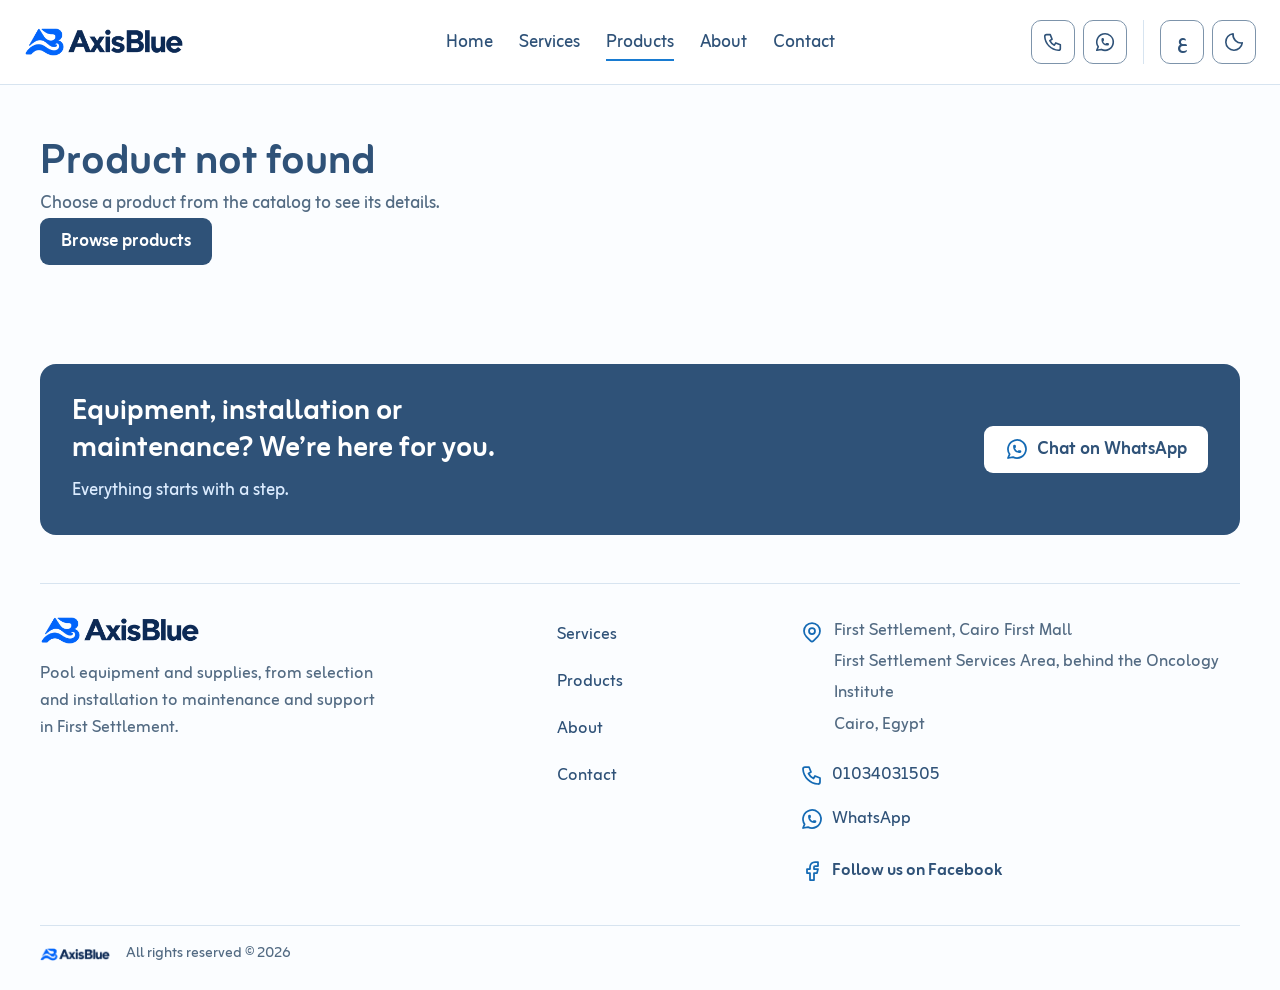
<file: en-product.html>
<!doctype html>
<html lang="en" dir="ltr">
<head>
 <meta charset="utf-8"><meta name="viewport" content="width=device-width,initial-scale=1">
 <meta name="theme-color" content="#2F5278"><title>AXIS Blue | Product details</title>
 <meta name="robots" content="index,follow,max-image-preview:large">
 <meta name="description" content="Pool equipment product details. Get in touch with AXIS Blue to learn more.">
 <link rel="canonical" href="https://axisblue.vercel.app/en-product.html">
 <meta property="og:title" content="AXIS Blue | Product details"><meta property="og:description" content="Pool equipment product details. Get in touch with AXIS Blue to learn more."><meta property="og:type" content="website"><meta property="og:site_name" content="AXIS Blue"><meta property="og:locale" content="en_GB"><meta property="og:locale:alternate" content="ar_EG"><meta property="og:url" content="https://axisblue.vercel.app/en-product.html"><meta property="og:image" content="https://axisblue.vercel.app/assets/og-axis-blue-v3.jpg"><meta property="og:image:secure_url" content="https://axisblue.vercel.app/assets/og-axis-blue-v3.jpg"><meta property="og:image:type" content="image/jpeg"><meta property="og:image:width" content="1200"><meta property="og:image:height" content="630"><meta property="og:image:alt" content="AXIS Blue — pool equipment, installation, maintenance and support">
 <meta name="twitter:card" content="summary_large_image"><meta name="twitter:title" content="AXIS Blue | Product details"><meta name="twitter:description" content="Pool equipment product details. Get in touch with AXIS Blue to learn more."><meta name="twitter:image" content="https://axisblue.vercel.app/assets/og-axis-blue-v3.jpg"><meta name="twitter:image:alt" content="AXIS Blue — pool equipment, installation, maintenance and support">
 <link rel="alternate" hreflang="ar" href="https://axisblue.vercel.app/product.html"><link rel="alternate" hreflang="en" href="https://axisblue.vercel.app/en-product.html"><link rel="alternate" hreflang="x-default" href="https://axisblue.vercel.app/product.html"><link rel="icon" href="assets/favicon.png" type="image/png"><link rel="preload" href="assets/fonts/Zain-400-arabic.woff2" as="font" type="font/woff2" crossorigin><link rel="preload" href="assets/fonts/Zain-400-latin.woff2" as="font" type="font/woff2" crossorigin><link rel="preload" href="assets/fonts/Zain-700-arabic.woff2" as="font" type="font/woff2" crossorigin><link rel="preload" href="assets/fonts/Zain-700-latin.woff2" as="font" type="font/woff2" crossorigin><link rel="stylesheet" href="styles.css">
 <script src="preferences.js"></script>
 <script src="catalog-data.js" defer></script><script src="script.js" defer></script>
</head>
<body>
 <svg xmlns="http://www.w3.org/2000/svg" class="ax-sprite" width="0" height="0" style="position:absolute" aria-hidden="true" focusable="false"><defs>
<symbol id="ax-setup" viewBox="0 0 24 24"><g fill="none" stroke-width="1.75" stroke-linecap="round" stroke-linejoin="round"><g stroke="currentColor"><path d="M9 16V6.5A3.5 3.5 0 0 0 5.5 3"/><path d="M15 16V6.5A3.5 3.5 0 0 1 18.5 3"/><path d="M9 8.5h6M9 12.5h6"/></g><path stroke="var(--icon-accent,#187BD1)" d="M3 19.5c1.5-1.4 3-1.4 4.5 0s3 1.4 4.5 0 3-1.4 4.5 0 3 1.4 4.5 0"/></g></symbol>
<symbol id="ax-install" viewBox="0 0 24 24"><g fill="none" stroke-width="1.75" stroke-linecap="round" stroke-linejoin="round"><g stroke="currentColor"><path d="M3 8h9a4 4 0 0 1 4 4v8"/><path d="M3 13h7a1 1 0 0 1 1 1v6"/></g><path stroke="var(--icon-accent,#187BD1)" d="M3 5.5v10M8.5 20.5h10"/></g></symbol>
<symbol id="ax-support" viewBox="0 0 24 24"><g fill="none" stroke-width="1.75" stroke-linecap="round" stroke-linejoin="round"><path stroke="currentColor" d="M7 10h3V7L6.5 3.5a6 6 0 0 1 8 8l6 6a2 2 0 0 1-3 3l-6-6a6 6 0 0 1-8-8L7 10z"/><path stroke="var(--icon-accent,#187BD1)" transform="translate(-.4 1.2)" d="M6 14.5c1.4 1.7 2.4 2.9 2.4 4.1a2.4 2.4 0 0 1-4.8 0c0-1.2 1-2.4 2.4-4.1z"/></g></symbol>
<symbol id="ax-phone" viewBox="0 0 24 24"><path fill="none" stroke="currentColor" stroke-width="1.75" stroke-linecap="round" stroke-linejoin="round" d="M5 4h4l2 5-2.5 1.5a11 11 0 0 0 5 5l1.5-2.5 5 2v4a2 2 0 0 1-2 2A16 16 0 0 1 3 6a2 2 0 0 1 2-2"/></symbol>
<symbol id="ax-whatsapp" viewBox="0 0 24 24"><g fill="none" stroke="currentColor" stroke-width="1.75" stroke-linecap="round" stroke-linejoin="round"><path d="M3 21l1.65-3.8a9 9 0 1 1 3.4 2.9L3 21"/><path d="M9 10a.5.5 0 0 0 1 0V9a.5.5 0 0 0-1 0v1a5 5 0 0 0 5 5h1a.5.5 0 0 0 0-1h-1a.5.5 0 0 0 0 1"/></g></symbol>
<symbol id="ax-pin" viewBox="0 0 24 24"><g fill="none" stroke="currentColor" stroke-width="1.75" stroke-linecap="round" stroke-linejoin="round"><path d="M9 11a3 3 0 1 0 6 0 3 3 0 0 0-6 0"/><path d="M17.657 16.657l-4.243 4.243a2 2 0 0 1-2.827 0l-4.244-4.243a8 8 0 1 1 11.314 0"/></g></symbol>
<symbol id="ax-facebook" viewBox="0 0 24 24"><path fill="none" stroke="currentColor" stroke-width="1.75" stroke-linecap="round" stroke-linejoin="round" d="M7 10v4h3v7h4v-7h3l1-4h-4V8a1 1 0 0 1 1-1h3V3h-3a5 5 0 0 0-5 5v2H7"/></symbol>
</defs></svg>
 <a class="skip-link" href="#main">Skip to content</a>
 <header class="site-header"><div class="container header-inner">
  <a class="brand" href="en-index.html" aria-label="AXIS Blue home"><picture><img class="logo-light" src="assets/logo-web.png" alt="AXIS Blue pool supplies logo" width="1204" height="220"><img class="logo-dark" src="assets/logo-dark-web.png" alt="AXIS Blue pool supplies logo" width="1204" height="220"></picture></a>
  <button class="menu-toggle" type="button" aria-label="Menu" aria-controls="navigation" aria-expanded="false"><svg class="icon-menu" viewBox="0 0 24 24" fill="none" stroke="currentColor" stroke-width="1.75" stroke-linecap="round" stroke-linejoin="round" aria-hidden="true"><path d="M4 6h16M4 12h16M4 18h16"/></svg></button>
  <nav id="navigation" aria-label="Main navigation"><a href="en-index.html" >Home</a><a href="en-services.html" >Services</a><a href="en-products.html" aria-current="page">Products</a><a href="en-about.html" >About</a><a href="en-contact.html" >Contact</a><div class="nav-contact"><div class="contact-links"><a href="tel:+201034031505"><svg class="ico contact-icon icon-phone" aria-hidden="true" focusable="false"><use href="#ax-phone"/></svg><bdi>01034031505</bdi></a><a class="whatsapp" href="https://wa.me/201034031505?text=Hello%20AXIS%20Blue%2C%20I%20would%20like%20to%20ask%20about%20products%20and%20services." target="_blank" rel="noopener noreferrer"><svg class="ico contact-icon icon-whatsapp" aria-hidden="true" focusable="false"><use href="#ax-whatsapp"/></svg><span>WhatsApp</span></a></div></div></nav>
  <div class="header-tools" dir="ltr"><div class="header-contact"><a class="icon-button" href="tel:+201034031505" aria-label="Call us"><svg class="ico contact-icon icon-phone" aria-hidden="true" focusable="false"><use href="#ax-phone"/></svg></a><a class="icon-button whatsapp" href="https://wa.me/201034031505?text=Hello%20AXIS%20Blue%2C%20I%20would%20like%20to%20ask%20about%20products%20and%20services." target="_blank" rel="noopener noreferrer" aria-label="Chat on WhatsApp"><svg class="ico contact-icon icon-whatsapp" aria-hidden="true" focusable="false"><use href="#ax-whatsapp"/></svg></a></div><div class="preferences"><button class="preference-button language-toggle" aria-label="التبديل إلى العربية" title="التبديل إلى العربية" data-alternate="product.html" type="button"><span lang="ar">ع</span></button><button class="preference-button theme-toggle" aria-label="Activate dark mode" data-dark-label="Activate dark mode" data-light-label="Activate light mode" type="button"><span class="theme-to-light"><svg class="icon-sun" viewBox="0 0 24 24" fill="none" stroke="currentColor" stroke-width="1.75" stroke-linecap="round" stroke-linejoin="round" aria-hidden="true"><circle cx="12" cy="12" r="4"/><path d="M12 1v2m0 18v2M1 12h2m18 0h2M4 4l2 2m12 12 2 2M4 20l2-2M18 6l2-2"/></svg></span><span class="theme-to-dark"><svg class="icon-moon" viewBox="0 0 24 24" fill="none" stroke="currentColor" stroke-width="1.75" stroke-linecap="round" stroke-linejoin="round" aria-hidden="true"><path d="M21 13A9 9 0 0 1 11 3 9 9 0 1 0 21 13Z"/></svg></span></button></div></div>
 </div></header>
 <main id="main"><section id="product-detail" class="container section"><h1>Product details</h1><p>Loading details…</p><noscript>Enable JavaScript to view this product or call 01034031505.</noscript></section><section id="contact" class="contact-band container"><div><h2>Equipment, installation or maintenance? We’re here for you.</h2><p>Everything starts with a step.</p></div><a class="button whatsapp light" href="https://wa.me/201034031505?text=Hello%20AXIS%20Blue%2C%20I%20would%20like%20to%20ask%20about%20pool%20equipment%2C%20installation%20and%20maintenance." target="_blank" rel="noopener noreferrer"><svg class="ico contact-icon icon-whatsapp" aria-hidden="true" focusable="false"><use href="#ax-whatsapp"/></svg>Chat on WhatsApp</a></section></main>
 <footer class="site-footer container"><div class="footer-identity"><a class="footer-brand" href="en-index.html"><picture><img class="logo-light" src="assets/logo-web.png" alt="AXIS Blue pool supplies logo" width="1204" height="220"><img class="logo-dark" src="assets/logo-dark-web.png" alt="AXIS Blue pool supplies logo" width="1204" height="220"></picture></a><p>Pool equipment and supplies, from selection and installation to maintenance and support in First Settlement.</p></div><nav aria-label="Page links"><h2 class="mobile-footer-heading">Explore</h2><a href="en-services.html">Services</a><a href="en-products.html">Products</a><a href="en-about.html">About</a><a href="en-contact.html">Contact</a></nav><div class="footer-contact"><h2 class="mobile-footer-heading">Contact us</h2><p class="footer-address"><svg class="ico contact-icon icon-location" aria-hidden="true" focusable="false"><use href="#ax-pin"/></svg><span>First Settlement, Cairo First Mall<br>First Settlement Services Area, behind the Oncology Institute<br>Cairo, Egypt</span></p><div class="contact-links"><a href="tel:+201034031505"><svg class="ico contact-icon icon-phone" aria-hidden="true" focusable="false"><use href="#ax-phone"/></svg><bdi>01034031505</bdi></a><a class="whatsapp" href="https://wa.me/201034031505?text=Hello%20AXIS%20Blue%2C%20I%20would%20like%20to%20ask%20about%20products%20and%20services." target="_blank" rel="noopener noreferrer"><svg class="ico contact-icon icon-whatsapp" aria-hidden="true" focusable="false"><use href="#ax-whatsapp"/></svg><span>WhatsApp</span></a></div><a class="social-link facebook" href="https://web.facebook.com/profile.php?id=61584932767330" target="_blank" rel="noopener noreferrer"><svg class="ico contact-icon icon-facebook" aria-hidden="true" focusable="false"><use href="#ax-facebook"/></svg><span>Follow us on Facebook</span></a></div><div class="copyright"><span class="copyright-brand"><picture><img class="logo-light" src="assets/logo-web.png" alt="AXIS Blue pool supplies logo" width="1204" height="220"><img class="logo-dark" src="assets/logo-dark-web.png" alt="AXIS Blue pool supplies logo" width="1204" height="220"></picture></span><p>All rights reserved © 2026</p></div></footer>

</body></html>
</file>
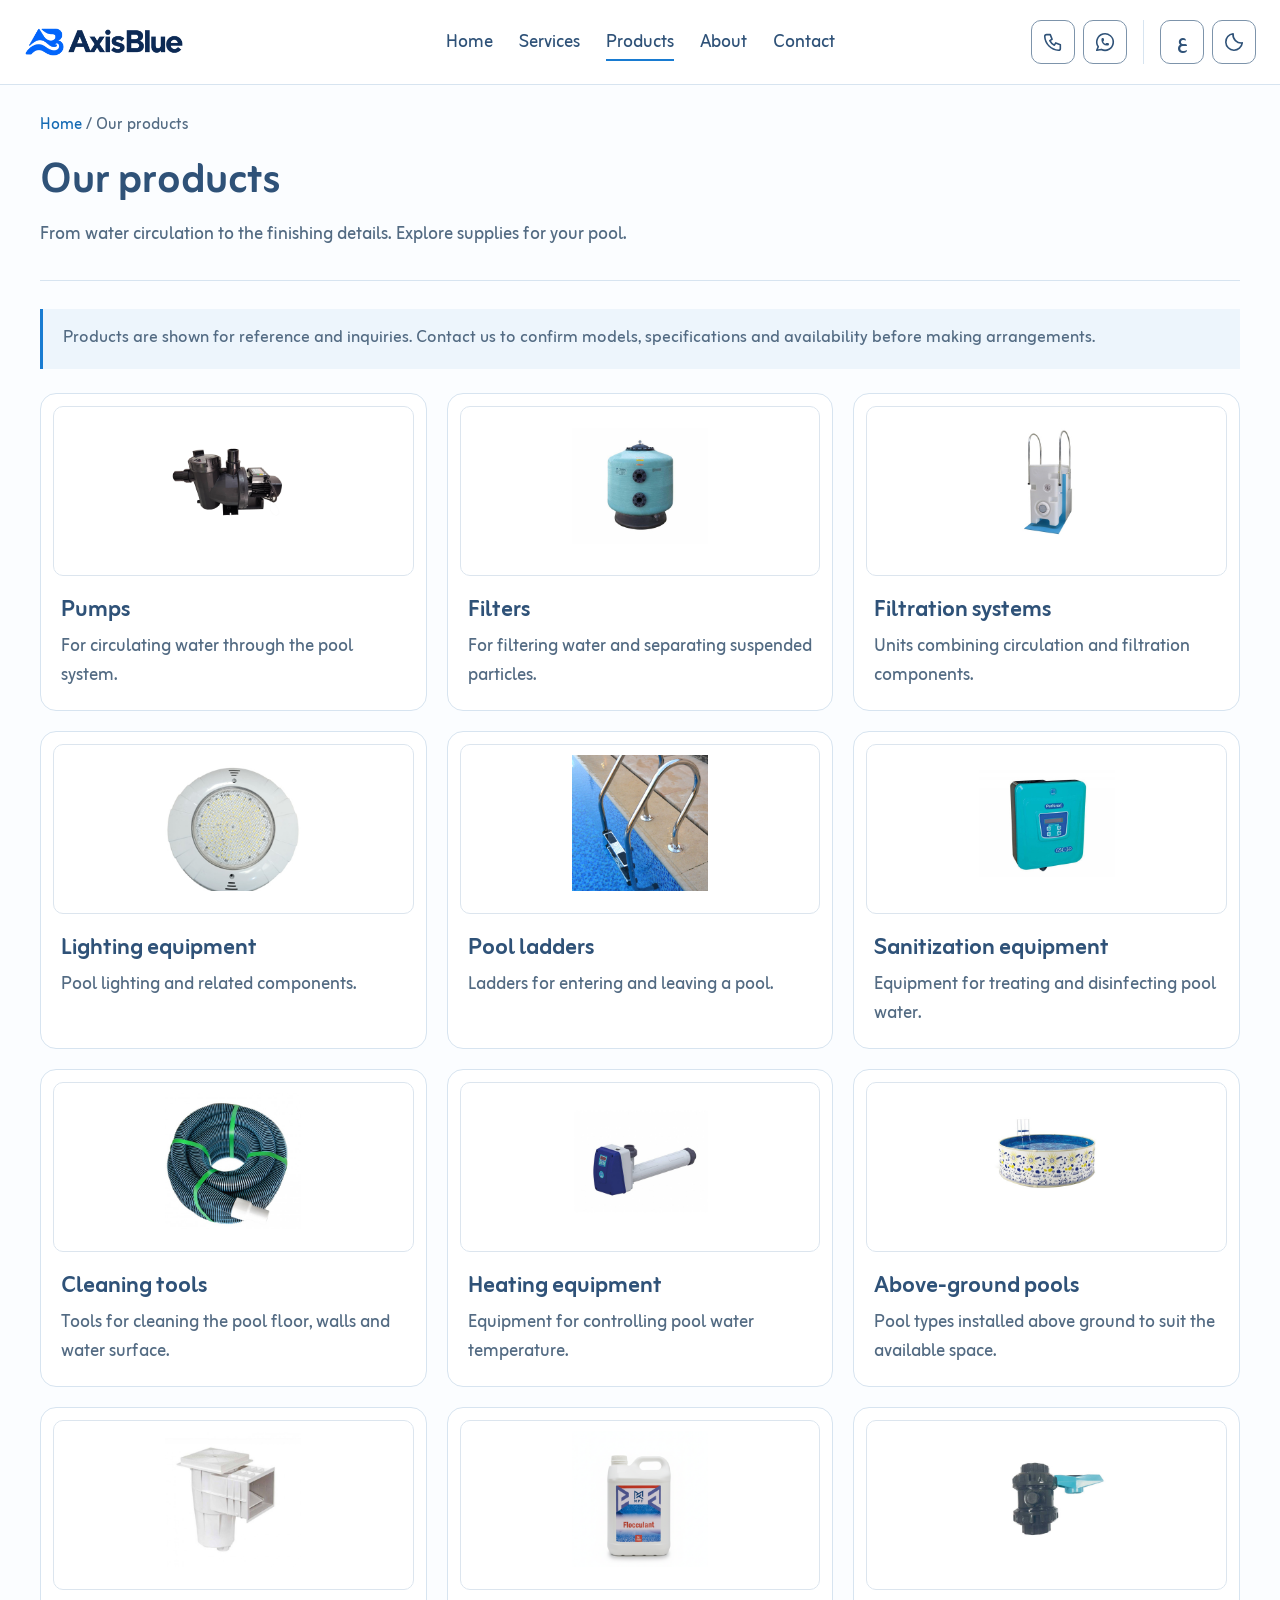
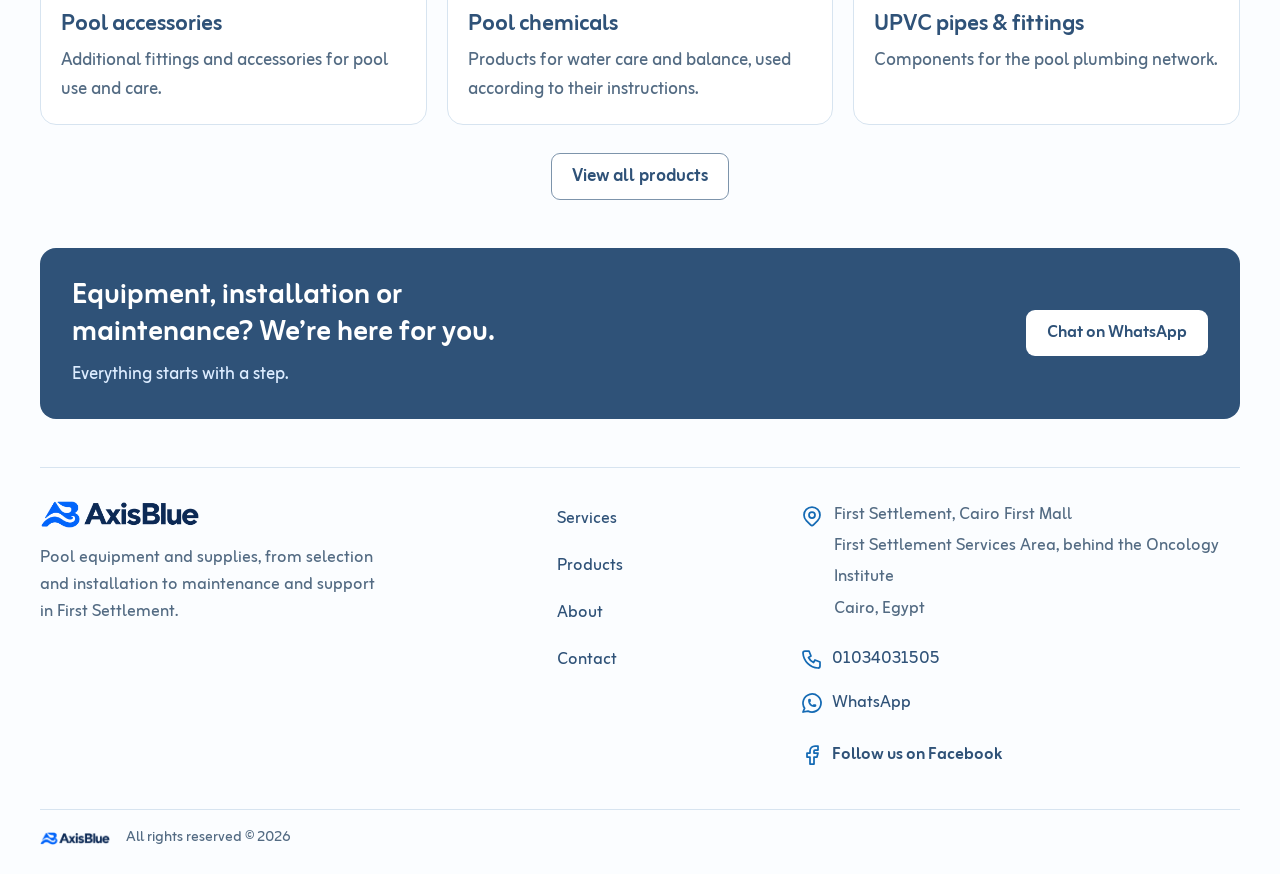
<file: en-products.html>
<!doctype html>
<html lang="en" dir="ltr">
<head>
 <meta charset="utf-8"><meta name="viewport" content="width=device-width,initial-scale=1">
 <meta name="theme-color" content="#2F5278"><title>AXIS Blue | Our products</title>
 <meta name="robots" content="index,follow,max-image-preview:large">
 <meta name="description" content="Explore pool equipment and supplies by category and view product details.">
 <link rel="canonical" href="https://axisblue.vercel.app/en-products.html">
 <meta property="og:title" content="AXIS Blue | Our products"><meta property="og:description" content="Explore pool equipment and supplies by category and view product details."><meta property="og:type" content="website"><meta property="og:site_name" content="AXIS Blue"><meta property="og:locale" content="en_GB"><meta property="og:locale:alternate" content="ar_EG"><meta property="og:url" content="https://axisblue.vercel.app/en-products.html"><meta property="og:image" content="https://axisblue.vercel.app/assets/og-axis-blue-v3.jpg"><meta property="og:image:secure_url" content="https://axisblue.vercel.app/assets/og-axis-blue-v3.jpg"><meta property="og:image:type" content="image/jpeg"><meta property="og:image:width" content="1200"><meta property="og:image:height" content="630"><meta property="og:image:alt" content="AXIS Blue — pool equipment, installation, maintenance and support">
 <meta name="twitter:card" content="summary_large_image"><meta name="twitter:title" content="AXIS Blue | Our products"><meta name="twitter:description" content="Explore pool equipment and supplies by category and view product details."><meta name="twitter:image" content="https://axisblue.vercel.app/assets/og-axis-blue-v3.jpg"><meta name="twitter:image:alt" content="AXIS Blue — pool equipment, installation, maintenance and support">
 <link rel="alternate" hreflang="ar" href="https://axisblue.vercel.app/products.html"><link rel="alternate" hreflang="en" href="https://axisblue.vercel.app/en-products.html"><link rel="alternate" hreflang="x-default" href="https://axisblue.vercel.app/products.html"><link rel="icon" href="assets/favicon.png" type="image/png"><link rel="preload" href="assets/fonts/Zain-400-arabic.woff2" as="font" type="font/woff2" crossorigin><link rel="preload" href="assets/fonts/Zain-400-latin.woff2" as="font" type="font/woff2" crossorigin><link rel="preload" href="assets/fonts/Zain-700-arabic.woff2" as="font" type="font/woff2" crossorigin><link rel="preload" href="assets/fonts/Zain-700-latin.woff2" as="font" type="font/woff2" crossorigin><link rel="stylesheet" href="styles.css">
 <script src="preferences.js"></script>
 <script src="catalog-data.js" defer></script><script src="script.js" defer></script>
</head>
<body>
 <svg xmlns="http://www.w3.org/2000/svg" class="ax-sprite" width="0" height="0" style="position:absolute" aria-hidden="true" focusable="false"><defs>
<symbol id="ax-setup" viewBox="0 0 24 24"><g fill="none" stroke-width="1.75" stroke-linecap="round" stroke-linejoin="round"><g stroke="currentColor"><path d="M9 16V6.5A3.5 3.5 0 0 0 5.5 3"/><path d="M15 16V6.5A3.5 3.5 0 0 1 18.5 3"/><path d="M9 8.5h6M9 12.5h6"/></g><path stroke="var(--icon-accent,#187BD1)" d="M3 19.5c1.5-1.4 3-1.4 4.5 0s3 1.4 4.5 0 3-1.4 4.5 0 3 1.4 4.5 0"/></g></symbol>
<symbol id="ax-install" viewBox="0 0 24 24"><g fill="none" stroke-width="1.75" stroke-linecap="round" stroke-linejoin="round"><g stroke="currentColor"><path d="M3 8h9a4 4 0 0 1 4 4v8"/><path d="M3 13h7a1 1 0 0 1 1 1v6"/></g><path stroke="var(--icon-accent,#187BD1)" d="M3 5.5v10M8.5 20.5h10"/></g></symbol>
<symbol id="ax-support" viewBox="0 0 24 24"><g fill="none" stroke-width="1.75" stroke-linecap="round" stroke-linejoin="round"><path stroke="currentColor" d="M7 10h3V7L6.5 3.5a6 6 0 0 1 8 8l6 6a2 2 0 0 1-3 3l-6-6a6 6 0 0 1-8-8L7 10z"/><path stroke="var(--icon-accent,#187BD1)" transform="translate(-.4 1.2)" d="M6 14.5c1.4 1.7 2.4 2.9 2.4 4.1a2.4 2.4 0 0 1-4.8 0c0-1.2 1-2.4 2.4-4.1z"/></g></symbol>
<symbol id="ax-phone" viewBox="0 0 24 24"><path fill="none" stroke="currentColor" stroke-width="1.75" stroke-linecap="round" stroke-linejoin="round" d="M5 4h4l2 5-2.5 1.5a11 11 0 0 0 5 5l1.5-2.5 5 2v4a2 2 0 0 1-2 2A16 16 0 0 1 3 6a2 2 0 0 1 2-2"/></symbol>
<symbol id="ax-whatsapp" viewBox="0 0 24 24"><g fill="none" stroke="currentColor" stroke-width="1.75" stroke-linecap="round" stroke-linejoin="round"><path d="M3 21l1.65-3.8a9 9 0 1 1 3.4 2.9L3 21"/><path d="M9 10a.5.5 0 0 0 1 0V9a.5.5 0 0 0-1 0v1a5 5 0 0 0 5 5h1a.5.5 0 0 0 0-1h-1a.5.5 0 0 0 0 1"/></g></symbol>
<symbol id="ax-pin" viewBox="0 0 24 24"><g fill="none" stroke="currentColor" stroke-width="1.75" stroke-linecap="round" stroke-linejoin="round"><path d="M9 11a3 3 0 1 0 6 0 3 3 0 0 0-6 0"/><path d="M17.657 16.657l-4.243 4.243a2 2 0 0 1-2.827 0l-4.244-4.243a8 8 0 1 1 11.314 0"/></g></symbol>
<symbol id="ax-facebook" viewBox="0 0 24 24"><path fill="none" stroke="currentColor" stroke-width="1.75" stroke-linecap="round" stroke-linejoin="round" d="M7 10v4h3v7h4v-7h3l1-4h-4V8a1 1 0 0 1 1-1h3V3h-3a5 5 0 0 0-5 5v2H7"/></symbol>
</defs></svg>
 <a class="skip-link" href="#main">Skip to content</a>
 <header class="site-header"><div class="container header-inner">
  <a class="brand" href="en-index.html" aria-label="AXIS Blue home"><picture><img class="logo-light" src="assets/logo-web.png" alt="AXIS Blue pool supplies logo" width="1204" height="220"><img class="logo-dark" src="assets/logo-dark-web.png" alt="AXIS Blue pool supplies logo" width="1204" height="220"></picture></a>
  <button class="menu-toggle" type="button" aria-label="Menu" aria-controls="navigation" aria-expanded="false"><svg class="icon-menu" viewBox="0 0 24 24" fill="none" stroke="currentColor" stroke-width="1.75" stroke-linecap="round" stroke-linejoin="round" aria-hidden="true"><path d="M4 6h16M4 12h16M4 18h16"/></svg></button>
  <nav id="navigation" aria-label="Main navigation"><a href="en-index.html" >Home</a><a href="en-services.html" >Services</a><a href="en-products.html" aria-current="page">Products</a><a href="en-about.html" >About</a><a href="en-contact.html" >Contact</a><div class="nav-contact"><div class="contact-links"><a href="tel:+201034031505"><svg class="ico contact-icon icon-phone" aria-hidden="true" focusable="false"><use href="#ax-phone"/></svg><bdi>01034031505</bdi></a><a class="whatsapp" href="https://wa.me/201034031505?text=Hello%20AXIS%20Blue%2C%20I%20would%20like%20to%20ask%20about%20products%20and%20services." target="_blank" rel="noopener noreferrer"><svg class="ico contact-icon icon-whatsapp" aria-hidden="true" focusable="false"><use href="#ax-whatsapp"/></svg><span>WhatsApp</span></a></div></div></nav>
  <div class="header-tools" dir="ltr"><div class="header-contact"><a class="icon-button" href="tel:+201034031505" aria-label="Call us"><svg class="ico contact-icon icon-phone" aria-hidden="true" focusable="false"><use href="#ax-phone"/></svg></a><a class="icon-button whatsapp" href="https://wa.me/201034031505?text=Hello%20AXIS%20Blue%2C%20I%20would%20like%20to%20ask%20about%20products%20and%20services." target="_blank" rel="noopener noreferrer" aria-label="Chat on WhatsApp"><svg class="ico contact-icon icon-whatsapp" aria-hidden="true" focusable="false"><use href="#ax-whatsapp"/></svg></a></div><div class="preferences"><button class="preference-button language-toggle" aria-label="التبديل إلى العربية" title="التبديل إلى العربية" data-alternate="products.html" type="button"><span lang="ar">ع</span></button><button class="preference-button theme-toggle" aria-label="Activate dark mode" data-dark-label="Activate dark mode" data-light-label="Activate light mode" type="button"><span class="theme-to-light"><svg class="icon-sun" viewBox="0 0 24 24" fill="none" stroke="currentColor" stroke-width="1.75" stroke-linecap="round" stroke-linejoin="round" aria-hidden="true"><circle cx="12" cy="12" r="4"/><path d="M12 1v2m0 18v2M1 12h2m18 0h2M4 4l2 2m12 12 2 2M4 20l2-2M18 6l2-2"/></svg></span><span class="theme-to-dark"><svg class="icon-moon" viewBox="0 0 24 24" fill="none" stroke="currentColor" stroke-width="1.75" stroke-linecap="round" stroke-linejoin="round" aria-hidden="true"><path d="M21 13A9 9 0 0 1 11 3 9 9 0 1 0 21 13Z"/></svg></span></button></div></div>
 </div></header>
 <main id="main"><section class="page-intro container"><p class="breadcrumb"><a href="en-index.html">Home</a> / Our products</p><h1>Our products</h1><p>From water circulation to the finishing details. Explore supplies for your pool.</p></section><section class="container catalog"><p class="catalog-note">Products are shown for reference and inquiries. Contact us to confirm models, specifications and availability before making arrangements.</p><div id="category-overview"><div class="category-grid"><a class="category-card" href="en-products.html?category=pumps"><div class="category-image"><img src="assets/products/73649e9844cd891f.png" alt="Pumps" width="400" height="400" loading="lazy"></div><div class="card-copy"><h3>Pumps</h3><p>For circulating water through the pool system.</p></div></a><a class="category-card" href="en-products.html?category=filters"><div class="category-image"><img src="assets/products/137ac72741a8fdad.jpg" alt="Filters" width="400" height="400" loading="lazy"></div><div class="card-copy"><h3>Filters</h3><p>For filtering water and separating suspended particles.</p></div></a><a class="category-card" href="en-products.html?category=filtration-systems"><div class="category-image"><img src="assets/products/679cf5bfa9ccd66f.jpg" alt="Filtration systems" width="400" height="400" loading="lazy"></div><div class="card-copy"><h3>Filtration systems</h3><p>Units combining circulation and filtration components.</p></div></a><a class="category-card" href="en-products.html?category=lighting-equipment"><div class="category-image"><img src="assets/products/f1c383467c947972.jpeg" alt="Lighting equipment" width="400" height="400" loading="lazy"></div><div class="card-copy"><h3>Lighting equipment</h3><p>Pool lighting and related components.</p></div></a><a class="category-card" href="en-products.html?category=pool-ladders"><div class="category-image"><img src="assets/products/f113ac5343fb7c84.jpeg" alt="Pool ladders" width="400" height="400" loading="lazy"></div><div class="card-copy"><h3>Pool ladders</h3><p>Ladders for entering and leaving a pool.</p></div></a><a class="category-card" href="en-products.html?category=pool-sanitization"><div class="category-image"><img src="assets/products/bce9233899997ed8.jpg" alt="Sanitization equipment" width="400" height="400" loading="lazy"></div><div class="card-copy"><h3>Sanitization equipment</h3><p>Equipment for treating and disinfecting pool water.</p></div></a><a class="category-card" href="en-products.html?category=cleaning-tools"><div class="category-image"><img src="assets/products/582154ab329c4e2d.jpg" alt="Cleaning tools" width="400" height="400" loading="lazy"></div><div class="card-copy"><h3>Cleaning tools</h3><p>Tools for cleaning the pool floor, walls and water surface.</p></div></a><a class="category-card" href="en-products.html?category=heating-equipment"><div class="category-image"><img src="assets/products/2f4b679abf63f1c2.jpg" alt="Heating equipment" width="400" height="400" loading="lazy"></div><div class="card-copy"><h3>Heating equipment</h3><p>Equipment for controlling pool water temperature.</p></div></a><a class="category-card" href="en-products.html?category=above-ground-pools"><div class="category-image"><img src="assets/products/58751b2e2b63688c.jpg" alt="Above-ground pools" width="400" height="400" loading="lazy"></div><div class="card-copy"><h3>Above-ground pools</h3><p>Pool types installed above ground to suit the available space.</p></div></a><a class="category-card" href="en-products.html?category=pool-accessories-fittings"><div class="category-image"><img src="assets/products/fceaf589ed0b99a0.jpg" alt="Pool accessories" width="400" height="400" loading="lazy"></div><div class="card-copy"><h3>Pool accessories</h3><p>Additional fittings and accessories for pool use and care.</p></div></a><a class="category-card" href="en-products.html?category=pool-chemicals"><div class="category-image"><img src="assets/products/4d4c3c1965e35421.png" alt="Pool chemicals" width="400" height="400" loading="lazy"></div><div class="card-copy"><h3>Pool chemicals</h3><p>Products for water care and balance, used according to their instructions.</p></div></a><a class="category-card" href="en-products.html?category=upvc"><div class="category-image"><img src="assets/products/5ae3e7db6f669203.jpg" alt="UPVC pipes &amp; fittings" width="400" height="400" loading="lazy"></div><div class="card-copy"><h3>UPVC pipes & fittings</h3><p>Components for the pool plumbing network.</p></div></a></div></div><section id="catalog-results" hidden aria-label="Product list"><a class="text-link" href="en-products.html">All categories</a><div class="catalog-heading"><h2 id="category-title"></h2><p id="result-count" role="status" aria-live="polite"></p></div><div class="catalog-tools"><label>Category<select id="category-filter"><option value="all">All products</option><option value="pumps">Pumps</option><option value="filters">Filters</option><option value="filtration-systems">Filtration systems</option><option value="lighting-equipment">Lighting equipment</option><option value="pool-ladders">Pool ladders</option><option value="pool-sanitization">Sanitization equipment</option><option value="cleaning-tools">Cleaning tools</option><option value="heating-equipment">Heating equipment</option><option value="above-ground-pools">Above-ground pools</option><option value="pool-accessories-fittings">Pool accessories</option><option value="pool-chemicals">Pool chemicals</option><option value="upvc">UPVC pipes & fittings</option></select></label><label>Search by product name or code<input id="product-search" type="search" autocomplete="off" placeholder="Example: pump or SVQ100"></label></div><div class="product-grid" id="product-grid"></div><p id="empty-results" hidden>No matching products. Try a different name or code.</p><nav class="pagination" id="pagination" aria-label="Product pages"></nav></section><div class="catalog-all"><a class="button outline" href="en-products.html?category=all">View all products</a></div><noscript><p>Enable JavaScript to browse product details, or contact us directly.</p></noscript></section><section id="contact" class="contact-band container"><div><h2>Equipment, installation or maintenance? We’re here for you.</h2><p>Everything starts with a step.</p></div><a class="button whatsapp light" href="https://wa.me/201034031505?text=Hello%20AXIS%20Blue%2C%20I%20would%20like%20to%20ask%20about%20pool%20equipment%2C%20installation%20and%20maintenance." target="_blank" rel="noopener noreferrer">Chat on WhatsApp</a></section></main>
 <footer class="site-footer container"><div class="footer-identity"><a class="footer-brand" href="en-index.html"><picture><img class="logo-light" src="assets/logo-web.png" alt="AXIS Blue pool supplies logo" width="1204" height="220"><img class="logo-dark" src="assets/logo-dark-web.png" alt="AXIS Blue pool supplies logo" width="1204" height="220"></picture></a><p>Pool equipment and supplies, from selection and installation to maintenance and support in First Settlement.</p></div><nav aria-label="Page links"><h2 class="mobile-footer-heading">Explore</h2><a href="en-services.html">Services</a><a href="en-products.html">Products</a><a href="en-about.html">About</a><a href="en-contact.html">Contact</a></nav><div class="footer-contact"><h2 class="mobile-footer-heading">Contact us</h2><p class="footer-address"><svg class="ico contact-icon icon-location" aria-hidden="true" focusable="false"><use href="#ax-pin"/></svg><span>First Settlement, Cairo First Mall<br>First Settlement Services Area, behind the Oncology Institute<br>Cairo, Egypt</span></p><div class="contact-links"><a href="tel:+201034031505"><svg class="ico contact-icon icon-phone" aria-hidden="true" focusable="false"><use href="#ax-phone"/></svg><bdi>01034031505</bdi></a><a class="whatsapp" href="https://wa.me/201034031505?text=Hello%20AXIS%20Blue%2C%20I%20would%20like%20to%20ask%20about%20products%20and%20services." target="_blank" rel="noopener noreferrer"><svg class="ico contact-icon icon-whatsapp" aria-hidden="true" focusable="false"><use href="#ax-whatsapp"/></svg><span>WhatsApp</span></a></div><a class="social-link facebook" href="https://web.facebook.com/profile.php?id=61584932767330" target="_blank" rel="noopener noreferrer"><svg class="ico contact-icon icon-facebook" aria-hidden="true" focusable="false"><use href="#ax-facebook"/></svg><span>Follow us on Facebook</span></a></div><div class="copyright"><span class="copyright-brand"><picture><img class="logo-light" src="assets/logo-web.png" alt="AXIS Blue pool supplies logo" width="1204" height="220"><img class="logo-dark" src="assets/logo-dark-web.png" alt="AXIS Blue pool supplies logo" width="1204" height="220"></picture></span><p>All rights reserved © 2026</p></div></footer>

</body></html>
</file>
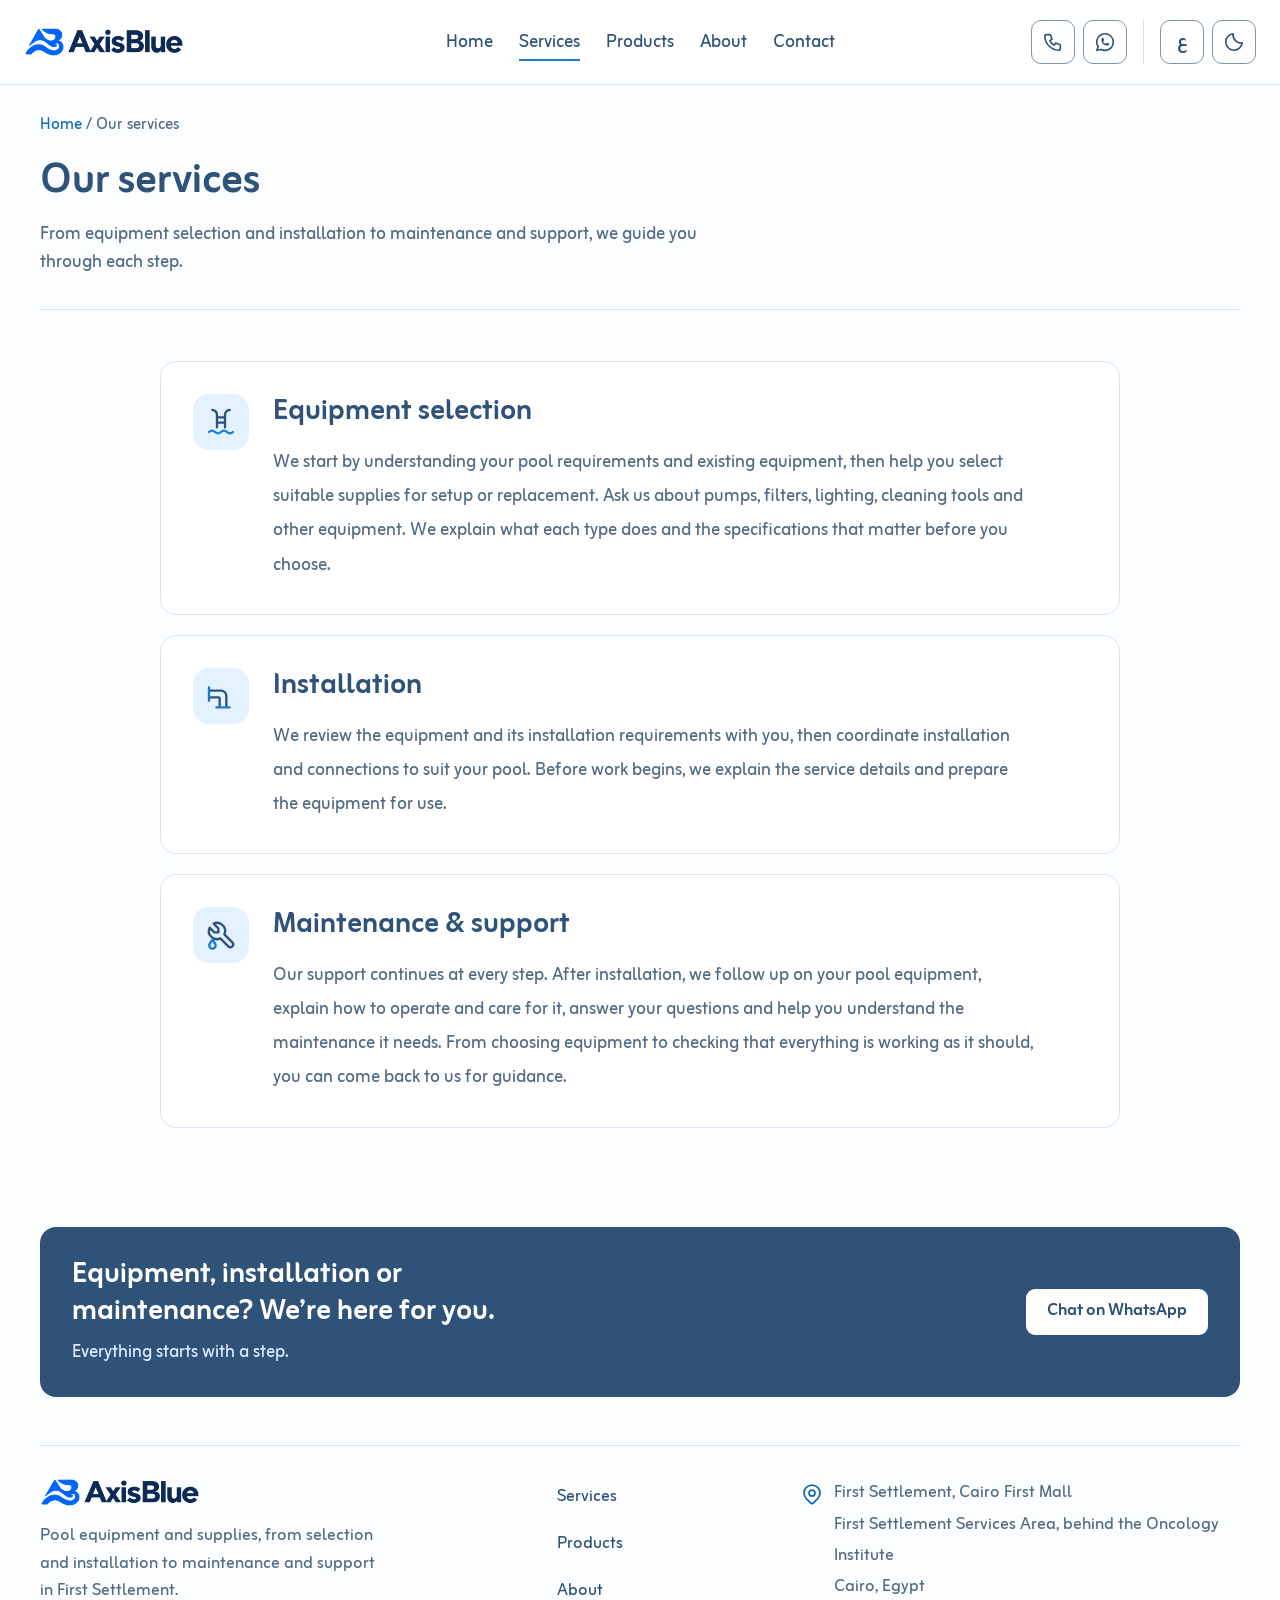
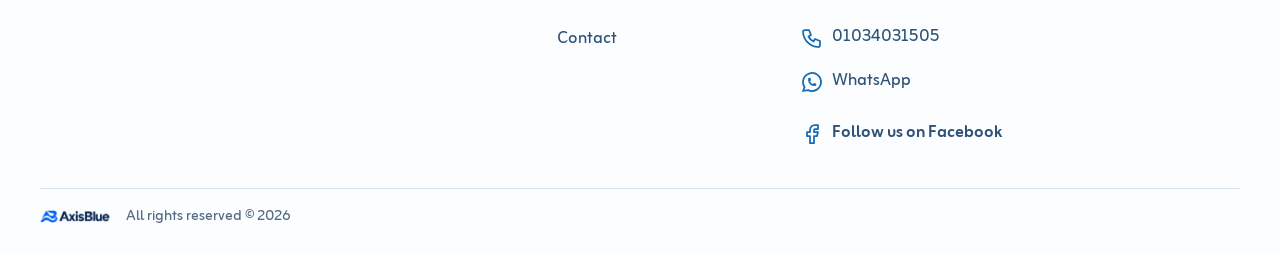
<file: en-services.html>
<!doctype html>
<html lang="en" dir="ltr">
<head>
 <meta charset="utf-8"><meta name="viewport" content="width=device-width,initial-scale=1">
 <meta name="theme-color" content="#2F5278"><title>AXIS Blue | Our services</title>
 <meta name="robots" content="index,follow,max-image-preview:large">
 <meta name="description" content="AXIS Blue services in First Settlement: equipment selection, pool equipment installation, maintenance and support.">
 <link rel="canonical" href="https://axisblue.vercel.app/en-services.html">
 <meta property="og:title" content="AXIS Blue | Our services"><meta property="og:description" content="AXIS Blue services in First Settlement: equipment selection, pool equipment installation, maintenance and support."><meta property="og:type" content="website"><meta property="og:site_name" content="AXIS Blue"><meta property="og:locale" content="en_GB"><meta property="og:locale:alternate" content="ar_EG"><meta property="og:url" content="https://axisblue.vercel.app/en-services.html"><meta property="og:image" content="https://axisblue.vercel.app/assets/og-axis-blue-v3.jpg"><meta property="og:image:secure_url" content="https://axisblue.vercel.app/assets/og-axis-blue-v3.jpg"><meta property="og:image:type" content="image/jpeg"><meta property="og:image:width" content="1200"><meta property="og:image:height" content="630"><meta property="og:image:alt" content="AXIS Blue — pool equipment, installation, maintenance and support">
 <meta name="twitter:card" content="summary_large_image"><meta name="twitter:title" content="AXIS Blue | Our services"><meta name="twitter:description" content="AXIS Blue services in First Settlement: equipment selection, pool equipment installation, maintenance and support."><meta name="twitter:image" content="https://axisblue.vercel.app/assets/og-axis-blue-v3.jpg"><meta name="twitter:image:alt" content="AXIS Blue — pool equipment, installation, maintenance and support">
 <link rel="alternate" hreflang="ar" href="https://axisblue.vercel.app/services.html"><link rel="alternate" hreflang="en" href="https://axisblue.vercel.app/en-services.html"><link rel="alternate" hreflang="x-default" href="https://axisblue.vercel.app/services.html"><link rel="icon" href="assets/favicon.png" type="image/png"><link rel="preload" href="assets/fonts/Zain-400-arabic.woff2" as="font" type="font/woff2" crossorigin><link rel="preload" href="assets/fonts/Zain-400-latin.woff2" as="font" type="font/woff2" crossorigin><link rel="preload" href="assets/fonts/Zain-700-arabic.woff2" as="font" type="font/woff2" crossorigin><link rel="preload" href="assets/fonts/Zain-700-latin.woff2" as="font" type="font/woff2" crossorigin><link rel="stylesheet" href="styles.css">
 <script src="preferences.js"></script><script src="script.js" defer></script>
</head>
<body>
 <svg xmlns="http://www.w3.org/2000/svg" class="ax-sprite" width="0" height="0" style="position:absolute" aria-hidden="true" focusable="false"><defs>
<symbol id="ax-setup" viewBox="0 0 24 24"><g fill="none" stroke-width="1.75" stroke-linecap="round" stroke-linejoin="round"><g stroke="currentColor"><path d="M9 16V6.5A3.5 3.5 0 0 0 5.5 3"/><path d="M15 16V6.5A3.5 3.5 0 0 1 18.5 3"/><path d="M9 8.5h6M9 12.5h6"/></g><path stroke="var(--icon-accent,#187BD1)" d="M3 19.5c1.5-1.4 3-1.4 4.5 0s3 1.4 4.5 0 3-1.4 4.5 0 3 1.4 4.5 0"/></g></symbol>
<symbol id="ax-install" viewBox="0 0 24 24"><g fill="none" stroke-width="1.75" stroke-linecap="round" stroke-linejoin="round"><g stroke="currentColor"><path d="M3 8h9a4 4 0 0 1 4 4v8"/><path d="M3 13h7a1 1 0 0 1 1 1v6"/></g><path stroke="var(--icon-accent,#187BD1)" d="M3 5.5v10M8.5 20.5h10"/></g></symbol>
<symbol id="ax-support" viewBox="0 0 24 24"><g fill="none" stroke-width="1.75" stroke-linecap="round" stroke-linejoin="round"><path stroke="currentColor" d="M7 10h3V7L6.5 3.5a6 6 0 0 1 8 8l6 6a2 2 0 0 1-3 3l-6-6a6 6 0 0 1-8-8L7 10z"/><path stroke="var(--icon-accent,#187BD1)" transform="translate(-.4 1.2)" d="M6 14.5c1.4 1.7 2.4 2.9 2.4 4.1a2.4 2.4 0 0 1-4.8 0c0-1.2 1-2.4 2.4-4.1z"/></g></symbol>
<symbol id="ax-phone" viewBox="0 0 24 24"><path fill="none" stroke="currentColor" stroke-width="1.75" stroke-linecap="round" stroke-linejoin="round" d="M5 4h4l2 5-2.5 1.5a11 11 0 0 0 5 5l1.5-2.5 5 2v4a2 2 0 0 1-2 2A16 16 0 0 1 3 6a2 2 0 0 1 2-2"/></symbol>
<symbol id="ax-whatsapp" viewBox="0 0 24 24"><g fill="none" stroke="currentColor" stroke-width="1.75" stroke-linecap="round" stroke-linejoin="round"><path d="M3 21l1.65-3.8a9 9 0 1 1 3.4 2.9L3 21"/><path d="M9 10a.5.5 0 0 0 1 0V9a.5.5 0 0 0-1 0v1a5 5 0 0 0 5 5h1a.5.5 0 0 0 0-1h-1a.5.5 0 0 0 0 1"/></g></symbol>
<symbol id="ax-pin" viewBox="0 0 24 24"><g fill="none" stroke="currentColor" stroke-width="1.75" stroke-linecap="round" stroke-linejoin="round"><path d="M9 11a3 3 0 1 0 6 0 3 3 0 0 0-6 0"/><path d="M17.657 16.657l-4.243 4.243a2 2 0 0 1-2.827 0l-4.244-4.243a8 8 0 1 1 11.314 0"/></g></symbol>
<symbol id="ax-facebook" viewBox="0 0 24 24"><path fill="none" stroke="currentColor" stroke-width="1.75" stroke-linecap="round" stroke-linejoin="round" d="M7 10v4h3v7h4v-7h3l1-4h-4V8a1 1 0 0 1 1-1h3V3h-3a5 5 0 0 0-5 5v2H7"/></symbol>
</defs></svg>
 <a class="skip-link" href="#main">Skip to content</a>
 <header class="site-header"><div class="container header-inner">
  <a class="brand" href="en-index.html" aria-label="AXIS Blue home"><picture><img class="logo-light" src="assets/logo-web.png" alt="AXIS Blue pool supplies logo" width="1204" height="220"><img class="logo-dark" src="assets/logo-dark-web.png" alt="AXIS Blue pool supplies logo" width="1204" height="220"></picture></a>
  <button class="menu-toggle" type="button" aria-label="Menu" aria-controls="navigation" aria-expanded="false"><svg class="icon-menu" viewBox="0 0 24 24" fill="none" stroke="currentColor" stroke-width="1.75" stroke-linecap="round" stroke-linejoin="round" aria-hidden="true"><path d="M4 6h16M4 12h16M4 18h16"/></svg></button>
  <nav id="navigation" aria-label="Main navigation"><a href="en-index.html" >Home</a><a href="en-services.html" aria-current="page">Services</a><a href="en-products.html" >Products</a><a href="en-about.html" >About</a><a href="en-contact.html" >Contact</a><div class="nav-contact"><div class="contact-links"><a href="tel:+201034031505"><svg class="ico contact-icon icon-phone" aria-hidden="true" focusable="false"><use href="#ax-phone"/></svg><bdi>01034031505</bdi></a><a class="whatsapp" href="https://wa.me/201034031505?text=Hello%20AXIS%20Blue%2C%20I%20would%20like%20to%20ask%20about%20products%20and%20services." target="_blank" rel="noopener noreferrer"><svg class="ico contact-icon icon-whatsapp" aria-hidden="true" focusable="false"><use href="#ax-whatsapp"/></svg><span>WhatsApp</span></a></div></div></nav>
  <div class="header-tools" dir="ltr"><div class="header-contact"><a class="icon-button" href="tel:+201034031505" aria-label="Call us"><svg class="ico contact-icon icon-phone" aria-hidden="true" focusable="false"><use href="#ax-phone"/></svg></a><a class="icon-button whatsapp" href="https://wa.me/201034031505?text=Hello%20AXIS%20Blue%2C%20I%20would%20like%20to%20ask%20about%20products%20and%20services." target="_blank" rel="noopener noreferrer" aria-label="Chat on WhatsApp"><svg class="ico contact-icon icon-whatsapp" aria-hidden="true" focusable="false"><use href="#ax-whatsapp"/></svg></a></div><div class="preferences"><button class="preference-button language-toggle" aria-label="التبديل إلى العربية" title="التبديل إلى العربية" data-alternate="services.html" type="button"><span lang="ar">ع</span></button><button class="preference-button theme-toggle" aria-label="Activate dark mode" data-dark-label="Activate dark mode" data-light-label="Activate light mode" type="button"><span class="theme-to-light"><svg class="icon-sun" viewBox="0 0 24 24" fill="none" stroke="currentColor" stroke-width="1.75" stroke-linecap="round" stroke-linejoin="round" aria-hidden="true"><circle cx="12" cy="12" r="4"/><path d="M12 1v2m0 18v2M1 12h2m18 0h2M4 4l2 2m12 12 2 2M4 20l2-2M18 6l2-2"/></svg></span><span class="theme-to-dark"><svg class="icon-moon" viewBox="0 0 24 24" fill="none" stroke="currentColor" stroke-width="1.75" stroke-linecap="round" stroke-linejoin="round" aria-hidden="true"><path d="M21 13A9 9 0 0 1 11 3 9 9 0 1 0 21 13Z"/></svg></span></button></div></div>
 </div></header>
 <main id="main"><section class="page-intro container"><p class="breadcrumb"><a href="en-index.html">Home</a> / Our services</p><h1>Our services</h1><p>From equipment selection and installation to maintenance and support, we guide you through each step.</p></section><section class="container section service-details"><article class="service-detail" id="setup"><span class="service-symbol"><svg class="ico service-icon icon-setup" aria-hidden="true" focusable="false"><use href="#ax-setup"/></svg></span><div><h2>Equipment selection</h2><p>We start by understanding your pool requirements and existing equipment, then help you select suitable supplies for setup or replacement. Ask us about pumps, filters, lighting, cleaning tools and other equipment. We explain what each type does and the specifications that matter before you choose.</p></div></article><article class="service-detail" id="install"><span class="service-symbol"><svg class="ico service-icon icon-install" aria-hidden="true" focusable="false"><use href="#ax-install"/></svg></span><div><h2>Installation</h2><p>We review the equipment and its installation requirements with you, then coordinate installation and connections to suit your pool. Before work begins, we explain the service details and prepare the equipment for use.</p></div></article><article class="service-detail" id="support"><span class="service-symbol"><svg class="ico service-icon icon-support" aria-hidden="true" focusable="false"><use href="#ax-support"/></svg></span><div><h2>Maintenance & support</h2><p>Our support continues at every step. After installation, we follow up on your pool equipment, explain how to operate and care for it, answer your questions and help you understand the maintenance it needs. From choosing equipment to checking that everything is working as it should, you can come back to us for guidance.</p></div></article></section><section id="contact" class="contact-band container"><div><h2>Equipment, installation or maintenance? We’re here for you.</h2><p>Everything starts with a step.</p></div><a class="button whatsapp light" href="https://wa.me/201034031505?text=Hello%20AXIS%20Blue%2C%20I%20would%20like%20to%20ask%20about%20pool%20equipment%2C%20installation%20and%20maintenance." target="_blank" rel="noopener noreferrer">Chat on WhatsApp</a></section></main>
 <footer class="site-footer container"><div class="footer-identity"><a class="footer-brand" href="en-index.html"><picture><img class="logo-light" src="assets/logo-web.png" alt="AXIS Blue pool supplies logo" width="1204" height="220"><img class="logo-dark" src="assets/logo-dark-web.png" alt="AXIS Blue pool supplies logo" width="1204" height="220"></picture></a><p>Pool equipment and supplies, from selection and installation to maintenance and support in First Settlement.</p></div><nav aria-label="Page links"><h2 class="mobile-footer-heading">Explore</h2><a href="en-services.html">Services</a><a href="en-products.html">Products</a><a href="en-about.html">About</a><a href="en-contact.html">Contact</a></nav><div class="footer-contact"><h2 class="mobile-footer-heading">Contact us</h2><p class="footer-address"><svg class="ico contact-icon icon-location" aria-hidden="true" focusable="false"><use href="#ax-pin"/></svg><span>First Settlement, Cairo First Mall<br>First Settlement Services Area, behind the Oncology Institute<br>Cairo, Egypt</span></p><div class="contact-links"><a href="tel:+201034031505"><svg class="ico contact-icon icon-phone" aria-hidden="true" focusable="false"><use href="#ax-phone"/></svg><bdi>01034031505</bdi></a><a class="whatsapp" href="https://wa.me/201034031505?text=Hello%20AXIS%20Blue%2C%20I%20would%20like%20to%20ask%20about%20products%20and%20services." target="_blank" rel="noopener noreferrer"><svg class="ico contact-icon icon-whatsapp" aria-hidden="true" focusable="false"><use href="#ax-whatsapp"/></svg><span>WhatsApp</span></a></div><a class="social-link facebook" href="https://web.facebook.com/profile.php?id=61584932767330" target="_blank" rel="noopener noreferrer"><svg class="ico contact-icon icon-facebook" aria-hidden="true" focusable="false"><use href="#ax-facebook"/></svg><span>Follow us on Facebook</span></a></div><div class="copyright"><span class="copyright-brand"><picture><img class="logo-light" src="assets/logo-web.png" alt="AXIS Blue pool supplies logo" width="1204" height="220"><img class="logo-dark" src="assets/logo-dark-web.png" alt="AXIS Blue pool supplies logo" width="1204" height="220"></picture></span><p>All rights reserved © 2026</p></div></footer>

</body></html>
</file>
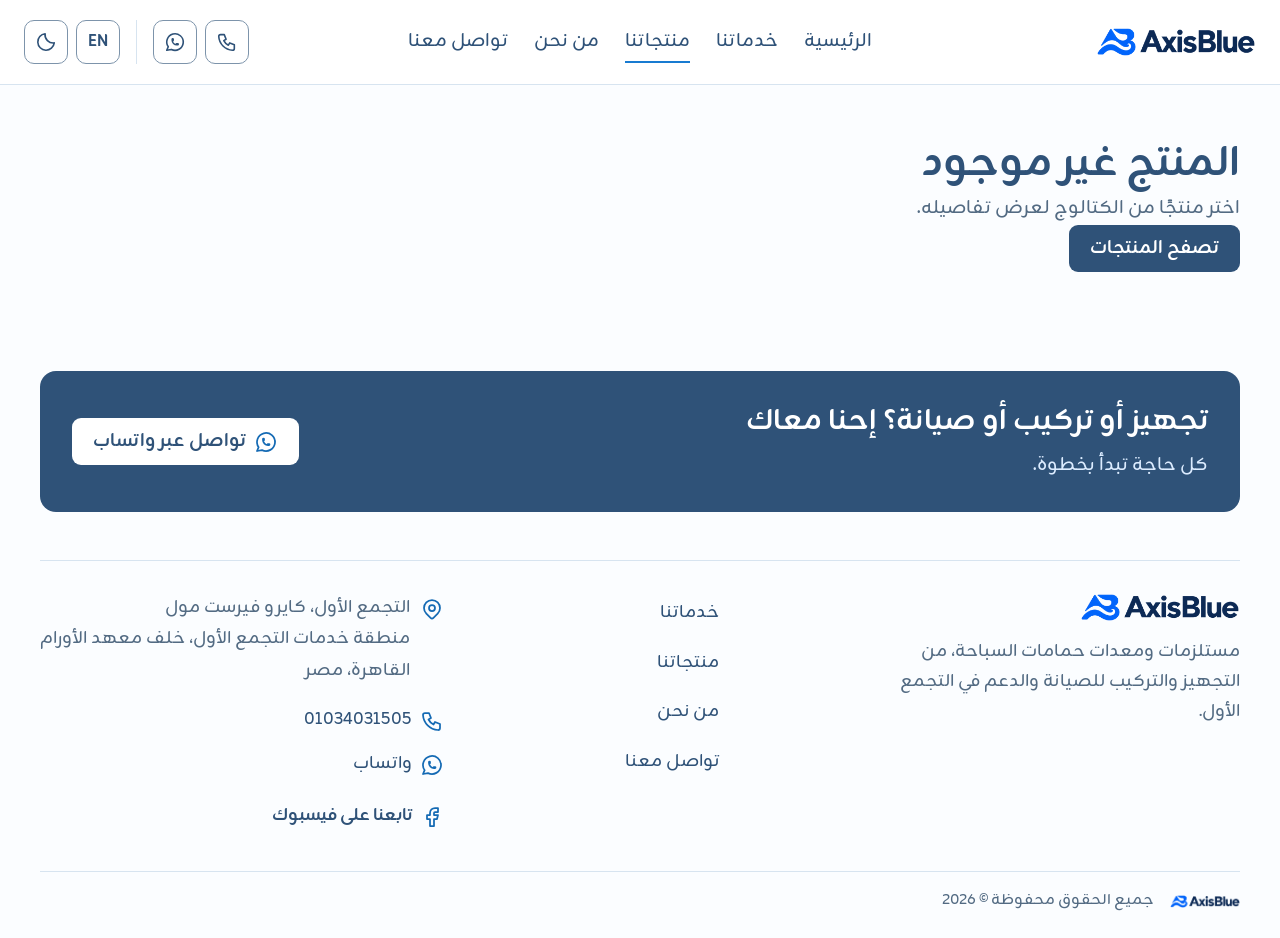
<file: product.html>
<!doctype html>
<html lang="ar" dir="rtl">
<head>
 <meta charset="utf-8"><meta name="viewport" content="width=device-width,initial-scale=1">
 <meta name="theme-color" content="#2F5278"><title>AXIS Blue | تفاصيل المنتج</title>
 <meta name="robots" content="index,follow,max-image-preview:large">
 <meta name="description" content="تفاصيل ومواصفات معدات حمامات السباحة. تواصل مع AXIS Blue لمعرفة المزيد.">
 <link rel="canonical" href="https://axisblue.vercel.app/product.html">
 <meta property="og:title" content="AXIS Blue | تفاصيل المنتج"><meta property="og:description" content="تفاصيل ومواصفات معدات حمامات السباحة. تواصل مع AXIS Blue لمعرفة المزيد."><meta property="og:type" content="website"><meta property="og:site_name" content="AXIS Blue"><meta property="og:locale" content="ar_EG"><meta property="og:locale:alternate" content="en_GB"><meta property="og:url" content="https://axisblue.vercel.app/product.html"><meta property="og:image" content="https://axisblue.vercel.app/assets/og-axis-blue-v3.jpg"><meta property="og:image:secure_url" content="https://axisblue.vercel.app/assets/og-axis-blue-v3.jpg"><meta property="og:image:type" content="image/jpeg"><meta property="og:image:width" content="1200"><meta property="og:image:height" content="630"><meta property="og:image:alt" content="AXIS Blue — تجهيز وتركيب وصيانة ودعم حمامات السباحة">
 <meta name="twitter:card" content="summary_large_image"><meta name="twitter:title" content="AXIS Blue | تفاصيل المنتج"><meta name="twitter:description" content="تفاصيل ومواصفات معدات حمامات السباحة. تواصل مع AXIS Blue لمعرفة المزيد."><meta name="twitter:image" content="https://axisblue.vercel.app/assets/og-axis-blue-v3.jpg"><meta name="twitter:image:alt" content="AXIS Blue — تجهيز وتركيب وصيانة ودعم حمامات السباحة">
 <link rel="alternate" hreflang="ar" href="https://axisblue.vercel.app/product.html"><link rel="alternate" hreflang="en" href="https://axisblue.vercel.app/en-product.html"><link rel="alternate" hreflang="x-default" href="https://axisblue.vercel.app/product.html"><link rel="icon" href="assets/favicon.png" type="image/png"><link rel="preload" href="assets/fonts/Zain-400-arabic.woff2" as="font" type="font/woff2" crossorigin><link rel="preload" href="assets/fonts/Zain-400-latin.woff2" as="font" type="font/woff2" crossorigin><link rel="preload" href="assets/fonts/Zain-700-arabic.woff2" as="font" type="font/woff2" crossorigin><link rel="preload" href="assets/fonts/Zain-700-latin.woff2" as="font" type="font/woff2" crossorigin><link rel="stylesheet" href="styles.css">
 <script src="preferences.js"></script>
 <script src="catalog-data.js" defer></script><script src="script.js" defer></script>
</head>
<body>
 <svg xmlns="http://www.w3.org/2000/svg" class="ax-sprite" width="0" height="0" style="position:absolute" aria-hidden="true" focusable="false"><defs>
<symbol id="ax-setup" viewBox="0 0 24 24"><g fill="none" stroke-width="1.75" stroke-linecap="round" stroke-linejoin="round"><g stroke="currentColor"><path d="M9 16V6.5A3.5 3.5 0 0 0 5.5 3"/><path d="M15 16V6.5A3.5 3.5 0 0 1 18.5 3"/><path d="M9 8.5h6M9 12.5h6"/></g><path stroke="var(--icon-accent,#187BD1)" d="M3 19.5c1.5-1.4 3-1.4 4.5 0s3 1.4 4.5 0 3-1.4 4.5 0 3 1.4 4.5 0"/></g></symbol>
<symbol id="ax-install" viewBox="0 0 24 24"><g fill="none" stroke-width="1.75" stroke-linecap="round" stroke-linejoin="round"><g stroke="currentColor"><path d="M3 8h9a4 4 0 0 1 4 4v8"/><path d="M3 13h7a1 1 0 0 1 1 1v6"/></g><path stroke="var(--icon-accent,#187BD1)" d="M3 5.5v10M8.5 20.5h10"/></g></symbol>
<symbol id="ax-support" viewBox="0 0 24 24"><g fill="none" stroke-width="1.75" stroke-linecap="round" stroke-linejoin="round"><path stroke="currentColor" d="M7 10h3V7L6.5 3.5a6 6 0 0 1 8 8l6 6a2 2 0 0 1-3 3l-6-6a6 6 0 0 1-8-8L7 10z"/><path stroke="var(--icon-accent,#187BD1)" transform="translate(-.4 1.2)" d="M6 14.5c1.4 1.7 2.4 2.9 2.4 4.1a2.4 2.4 0 0 1-4.8 0c0-1.2 1-2.4 2.4-4.1z"/></g></symbol>
<symbol id="ax-phone" viewBox="0 0 24 24"><path fill="none" stroke="currentColor" stroke-width="1.75" stroke-linecap="round" stroke-linejoin="round" d="M5 4h4l2 5-2.5 1.5a11 11 0 0 0 5 5l1.5-2.5 5 2v4a2 2 0 0 1-2 2A16 16 0 0 1 3 6a2 2 0 0 1 2-2"/></symbol>
<symbol id="ax-whatsapp" viewBox="0 0 24 24"><g fill="none" stroke="currentColor" stroke-width="1.75" stroke-linecap="round" stroke-linejoin="round"><path d="M3 21l1.65-3.8a9 9 0 1 1 3.4 2.9L3 21"/><path d="M9 10a.5.5 0 0 0 1 0V9a.5.5 0 0 0-1 0v1a5 5 0 0 0 5 5h1a.5.5 0 0 0 0-1h-1a.5.5 0 0 0 0 1"/></g></symbol>
<symbol id="ax-pin" viewBox="0 0 24 24"><g fill="none" stroke="currentColor" stroke-width="1.75" stroke-linecap="round" stroke-linejoin="round"><path d="M9 11a3 3 0 1 0 6 0 3 3 0 0 0-6 0"/><path d="M17.657 16.657l-4.243 4.243a2 2 0 0 1-2.827 0l-4.244-4.243a8 8 0 1 1 11.314 0"/></g></symbol>
<symbol id="ax-facebook" viewBox="0 0 24 24"><path fill="none" stroke="currentColor" stroke-width="1.75" stroke-linecap="round" stroke-linejoin="round" d="M7 10v4h3v7h4v-7h3l1-4h-4V8a1 1 0 0 1 1-1h3V3h-3a5 5 0 0 0-5 5v2H7"/></symbol>
</defs></svg>
 <a class="skip-link" href="#main">انتقل إلى المحتوى</a>
 <header class="site-header"><div class="container header-inner">
  <a class="brand" href="index.html" aria-label="AXIS Blue — الرئيسية"><picture><img class="logo-light" src="assets/logo-web.png" alt="شعار AXIS Blue لمستلزمات حمامات السباحة" width="1204" height="220"><img class="logo-dark" src="assets/logo-dark-web.png" alt="شعار AXIS Blue لمستلزمات حمامات السباحة" width="1204" height="220"></picture></a>
  <button class="menu-toggle" type="button" aria-label="القائمة" aria-controls="navigation" aria-expanded="false"><svg class="icon-menu" viewBox="0 0 24 24" fill="none" stroke="currentColor" stroke-width="1.75" stroke-linecap="round" stroke-linejoin="round" aria-hidden="true"><path d="M4 6h16M4 12h16M4 18h16"/></svg></button>
  <nav id="navigation" aria-label="التنقل الرئيسي"><a href="index.html" >الرئيسية</a><a href="services.html" >خدماتنا</a><a href="products.html" aria-current="page">منتجاتنا</a><a href="about.html" >من نحن</a><a href="contact.html" >تواصل معنا</a><div class="nav-contact"><div class="contact-links"><a href="tel:+201034031505"><svg class="ico contact-icon icon-phone" aria-hidden="true" focusable="false"><use href="#ax-phone"/></svg><bdi>01034031505</bdi></a><a class="whatsapp" href="https://wa.me/201034031505?text=%D9%85%D8%B1%D8%AD%D8%A8%D8%A7%D9%8B%20AXIS%20Blue%D8%8C%20%D8%A3%D9%88%D8%AF%20%D8%A7%D9%84%D8%A7%D8%B3%D8%AA%D9%81%D8%B3%D8%A7%D8%B1%20%D8%B9%D9%86%20%D8%A7%D9%84%D9%85%D9%86%D8%AA%D8%AC%D8%A7%D8%AA%20%D9%88%D8%A7%D9%84%D8%AE%D8%AF%D9%85%D8%A7%D8%AA." target="_blank" rel="noopener noreferrer"><svg class="ico contact-icon icon-whatsapp" aria-hidden="true" focusable="false"><use href="#ax-whatsapp"/></svg><span>واتساب</span></a></div></div></nav>
  <div class="header-tools" dir="rtl"><div class="header-contact"><a class="icon-button" href="tel:+201034031505" aria-label="اتصل بنا"><svg class="ico contact-icon icon-phone" aria-hidden="true" focusable="false"><use href="#ax-phone"/></svg></a><a class="icon-button whatsapp" href="https://wa.me/201034031505?text=%D9%85%D8%B1%D8%AD%D8%A8%D8%A7%D9%8B%20AXIS%20Blue%D8%8C%20%D8%A3%D9%88%D8%AF%20%D8%A7%D9%84%D8%A7%D8%B3%D8%AA%D9%81%D8%B3%D8%A7%D8%B1%20%D8%B9%D9%86%20%D8%A7%D9%84%D9%85%D9%86%D8%AA%D8%AC%D8%A7%D8%AA%20%D9%88%D8%A7%D9%84%D8%AE%D8%AF%D9%85%D8%A7%D8%AA." target="_blank" rel="noopener noreferrer" aria-label="تواصل عبر واتساب"><svg class="ico contact-icon icon-whatsapp" aria-hidden="true" focusable="false"><use href="#ax-whatsapp"/></svg></a></div><div class="preferences"><button class="preference-button language-toggle" aria-label="Switch to English" title="Switch to English" data-alternate="en-product.html" type="button"><span lang="en">EN</span></button><button class="preference-button theme-toggle" aria-label="تفعيل الوضع الداكن" data-dark-label="تفعيل الوضع الداكن" data-light-label="تفعيل الوضع الفاتح" type="button"><span class="theme-to-light"><svg class="icon-sun" viewBox="0 0 24 24" fill="none" stroke="currentColor" stroke-width="1.75" stroke-linecap="round" stroke-linejoin="round" aria-hidden="true"><circle cx="12" cy="12" r="4"/><path d="M12 1v2m0 18v2M1 12h2m18 0h2M4 4l2 2m12 12 2 2M4 20l2-2M18 6l2-2"/></svg></span><span class="theme-to-dark"><svg class="icon-moon" viewBox="0 0 24 24" fill="none" stroke="currentColor" stroke-width="1.75" stroke-linecap="round" stroke-linejoin="round" aria-hidden="true"><path d="M21 13A9 9 0 0 1 11 3 9 9 0 1 0 21 13Z"/></svg></span></button></div></div>
 </div></header>
 <main id="main"><section id="product-detail" class="container section"><h1>تفاصيل المنتج</h1><p>جارٍ عرض التفاصيل…</p><noscript>يرجى تفعيل JavaScript لعرض المنتج أو الاتصال على 01034031505.</noscript></section><section id="contact" class="contact-band container"><div><h2>تجهيز أو تركيب أو صيانة؟ إحنا معاك</h2><p>كل حاجة تبدأ بخطوة.</p></div><a class="button whatsapp light" href="https://wa.me/201034031505?text=%D9%85%D8%B1%D8%AD%D8%A8%D8%A7%D9%8B%20AXIS%20Blue%D8%8C%20%D8%A3%D9%88%D8%AF%20%D8%A7%D9%84%D8%A7%D8%B3%D8%AA%D9%81%D8%B3%D8%A7%D8%B1%20%D8%B9%D9%86%20%D8%AA%D8%AC%D9%87%D9%8A%D8%B2%20%D9%88%D8%AA%D8%B1%D9%83%D9%8A%D8%A8%20%D9%88%D8%B5%D9%8A%D8%A7%D9%86%D8%A9%20%D9%85%D8%B9%D8%AF%D8%A7%D8%AA%20%D8%AD%D9%85%D8%A7%D9%85%D8%A7%D8%AA%20%D8%A7%D9%84%D8%B3%D8%A8%D8%A7%D8%AD%D8%A9." target="_blank" rel="noopener noreferrer"><svg class="ico contact-icon icon-whatsapp" aria-hidden="true" focusable="false"><use href="#ax-whatsapp"/></svg>تواصل عبر واتساب</a></section></main>
 <footer class="site-footer container"><div class="footer-identity"><a class="footer-brand" href="index.html"><picture><img class="logo-light" src="assets/logo-web.png" alt="شعار AXIS Blue لمستلزمات حمامات السباحة" width="1204" height="220"><img class="logo-dark" src="assets/logo-dark-web.png" alt="شعار AXIS Blue لمستلزمات حمامات السباحة" width="1204" height="220"></picture></a><p>مستلزمات ومعدات حمامات السباحة، من التجهيز والتركيب للصيانة والدعم في التجمع الأول.</p></div><nav aria-label="روابط الصفحات"><h2 class="mobile-footer-heading">روابط الموقع</h2><a href="services.html">خدماتنا</a><a href="products.html">منتجاتنا</a><a href="about.html">من نحن</a><a href="contact.html">تواصل معنا</a></nav><div class="footer-contact"><h2 class="mobile-footer-heading">تواصل معنا</h2><p class="footer-address"><svg class="ico contact-icon icon-location" aria-hidden="true" focusable="false"><use href="#ax-pin"/></svg><span>التجمع الأول، كايرو فيرست مول<br>منطقة خدمات التجمع الأول، خلف معهد الأورام<br>القاهرة، مصر</span></p><div class="contact-links"><a href="tel:+201034031505"><svg class="ico contact-icon icon-phone" aria-hidden="true" focusable="false"><use href="#ax-phone"/></svg><bdi>01034031505</bdi></a><a class="whatsapp" href="https://wa.me/201034031505?text=%D9%85%D8%B1%D8%AD%D8%A8%D8%A7%D9%8B%20AXIS%20Blue%D8%8C%20%D8%A3%D9%88%D8%AF%20%D8%A7%D9%84%D8%A7%D8%B3%D8%AA%D9%81%D8%B3%D8%A7%D8%B1%20%D8%B9%D9%86%20%D8%A7%D9%84%D9%85%D9%86%D8%AA%D8%AC%D8%A7%D8%AA%20%D9%88%D8%A7%D9%84%D8%AE%D8%AF%D9%85%D8%A7%D8%AA." target="_blank" rel="noopener noreferrer"><svg class="ico contact-icon icon-whatsapp" aria-hidden="true" focusable="false"><use href="#ax-whatsapp"/></svg><span>واتساب</span></a></div><a class="social-link facebook" href="https://web.facebook.com/profile.php?id=61584932767330" target="_blank" rel="noopener noreferrer"><svg class="ico contact-icon icon-facebook" aria-hidden="true" focusable="false"><use href="#ax-facebook"/></svg><span>تابعنا على فيسبوك</span></a></div><div class="copyright"><span class="copyright-brand"><picture><img class="logo-light" src="assets/logo-web.png" alt="شعار AXIS Blue لمستلزمات حمامات السباحة" width="1204" height="220"><img class="logo-dark" src="assets/logo-dark-web.png" alt="شعار AXIS Blue لمستلزمات حمامات السباحة" width="1204" height="220"></picture></span><p>جميع الحقوق محفوظة © 2026</p></div></footer>

</body></html>
</file>
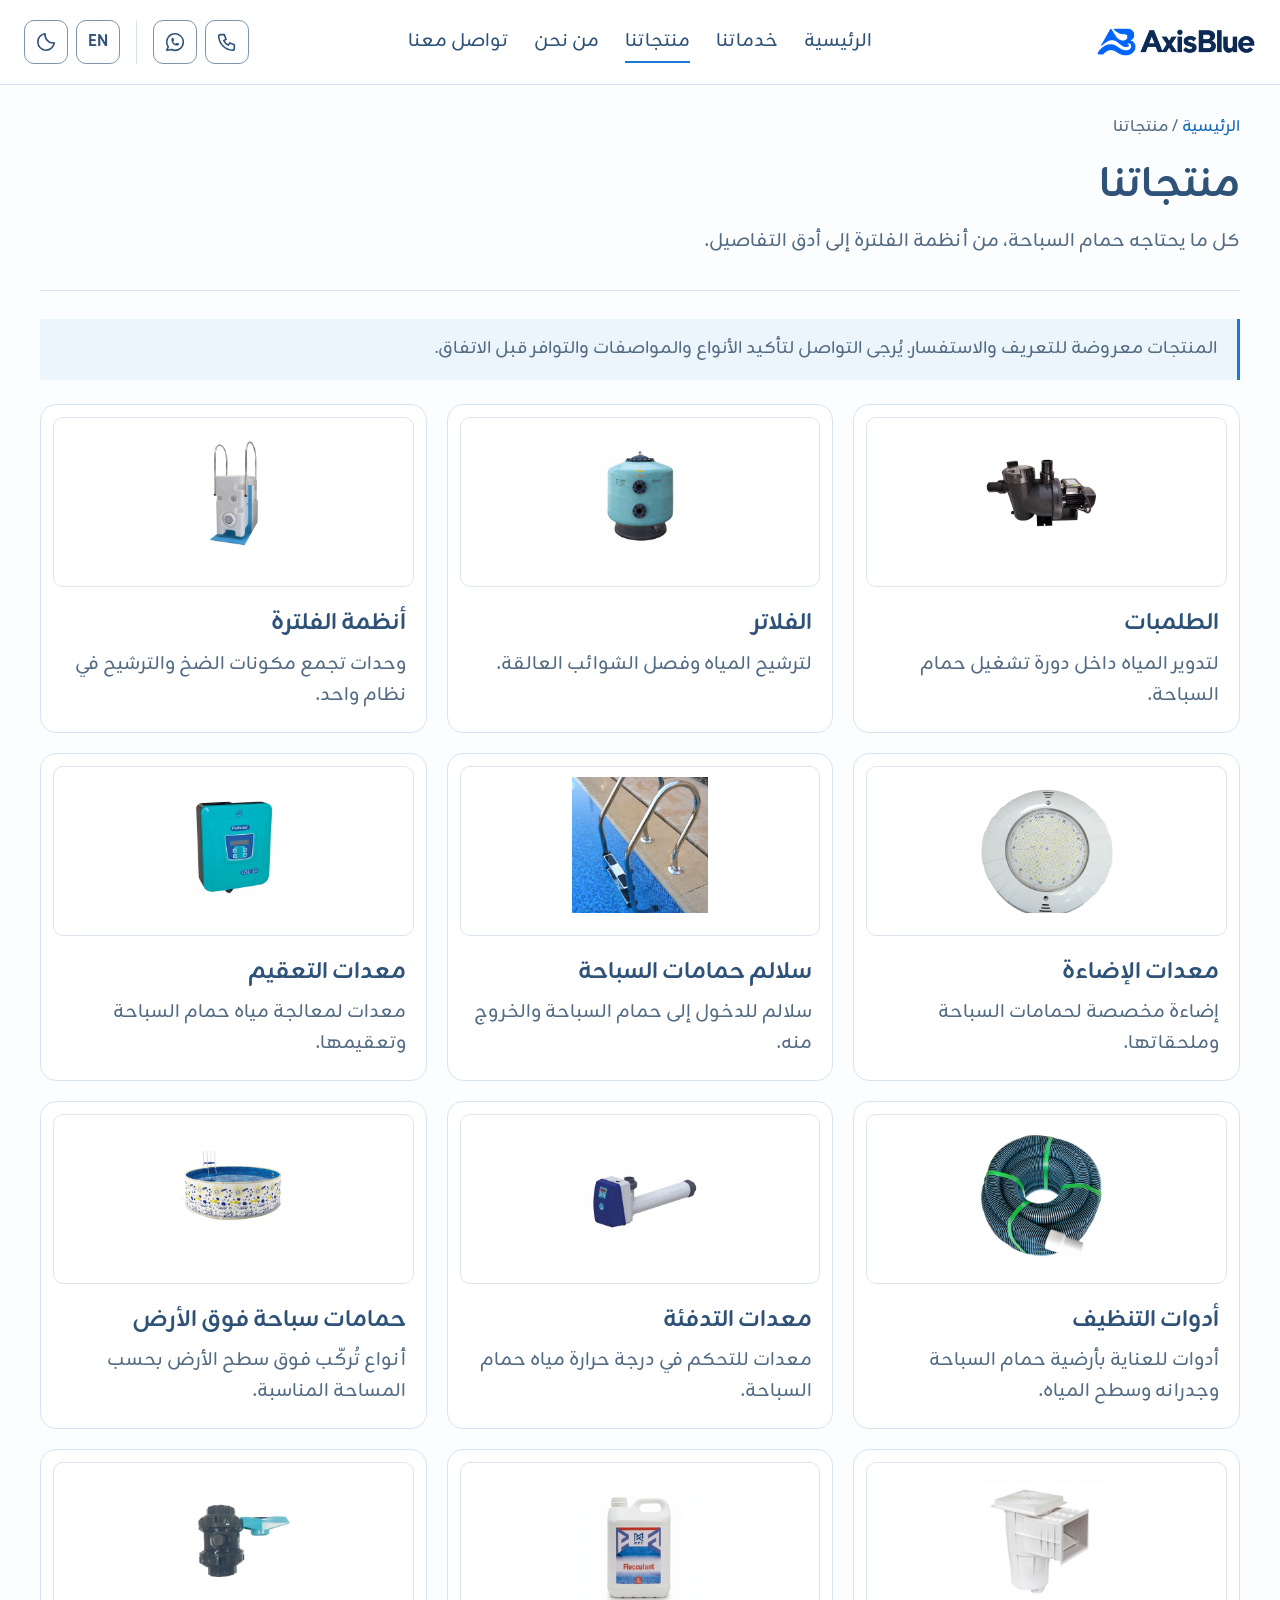
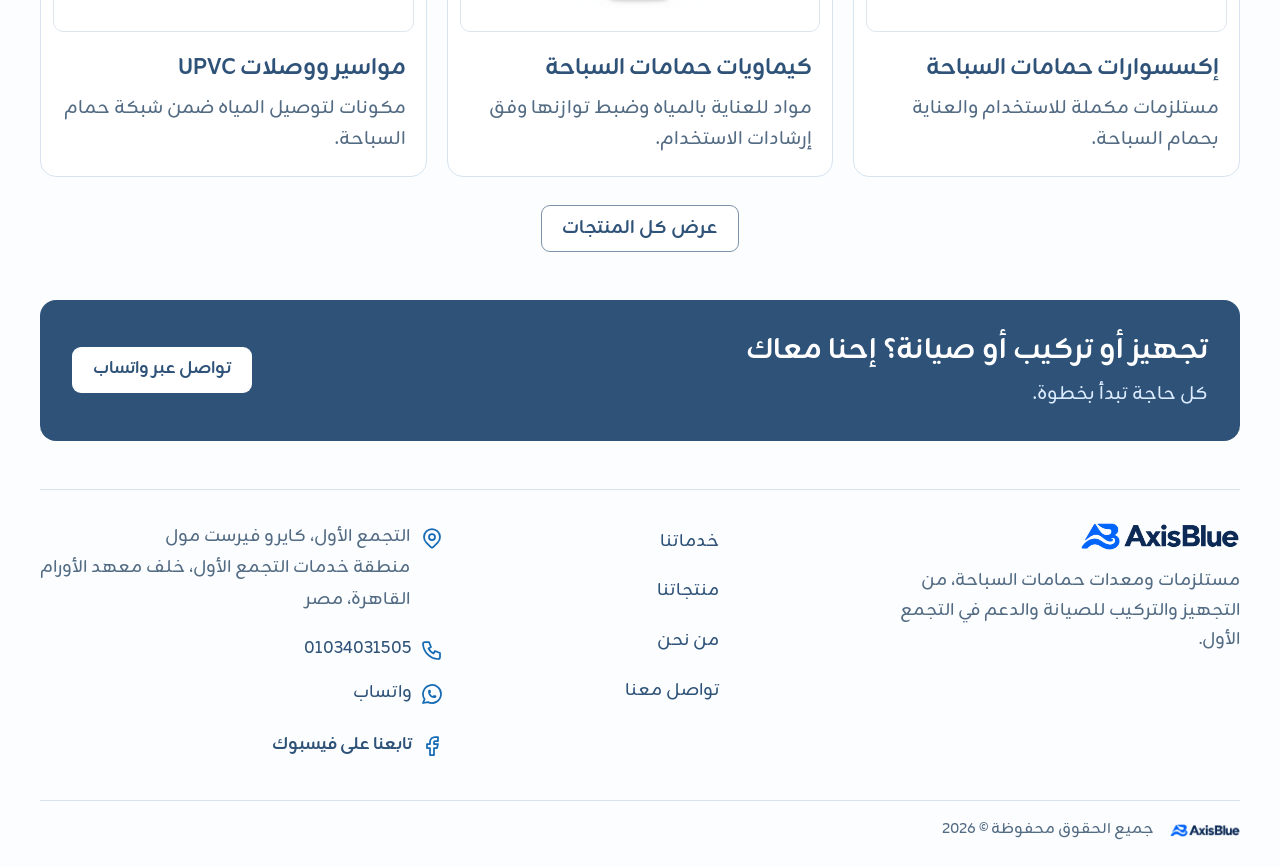
<file: products.html>
<!doctype html>
<html lang="ar" dir="rtl">
<head>
 <meta charset="utf-8"><meta name="viewport" content="width=device-width,initial-scale=1">
 <meta name="theme-color" content="#2F5278"><title>AXIS Blue | منتجاتنا</title>
 <meta name="robots" content="index,follow,max-image-preview:large">
 <meta name="description" content="استكشف معدات ومستلزمات حمامات السباحة حسب الفئة، وتعرف على تفاصيل المنتجات.">
 <link rel="canonical" href="https://axisblue.vercel.app/products.html">
 <meta property="og:title" content="AXIS Blue | منتجاتنا"><meta property="og:description" content="استكشف معدات ومستلزمات حمامات السباحة حسب الفئة، وتعرف على تفاصيل المنتجات."><meta property="og:type" content="website"><meta property="og:site_name" content="AXIS Blue"><meta property="og:locale" content="ar_EG"><meta property="og:locale:alternate" content="en_GB"><meta property="og:url" content="https://axisblue.vercel.app/products.html"><meta property="og:image" content="https://axisblue.vercel.app/assets/og-axis-blue-v3.jpg"><meta property="og:image:secure_url" content="https://axisblue.vercel.app/assets/og-axis-blue-v3.jpg"><meta property="og:image:type" content="image/jpeg"><meta property="og:image:width" content="1200"><meta property="og:image:height" content="630"><meta property="og:image:alt" content="AXIS Blue — تجهيز وتركيب وصيانة ودعم حمامات السباحة">
 <meta name="twitter:card" content="summary_large_image"><meta name="twitter:title" content="AXIS Blue | منتجاتنا"><meta name="twitter:description" content="استكشف معدات ومستلزمات حمامات السباحة حسب الفئة، وتعرف على تفاصيل المنتجات."><meta name="twitter:image" content="https://axisblue.vercel.app/assets/og-axis-blue-v3.jpg"><meta name="twitter:image:alt" content="AXIS Blue — تجهيز وتركيب وصيانة ودعم حمامات السباحة">
 <link rel="alternate" hreflang="ar" href="https://axisblue.vercel.app/products.html"><link rel="alternate" hreflang="en" href="https://axisblue.vercel.app/en-products.html"><link rel="alternate" hreflang="x-default" href="https://axisblue.vercel.app/products.html"><link rel="icon" href="assets/favicon.png" type="image/png"><link rel="preload" href="assets/fonts/Zain-400-arabic.woff2" as="font" type="font/woff2" crossorigin><link rel="preload" href="assets/fonts/Zain-400-latin.woff2" as="font" type="font/woff2" crossorigin><link rel="preload" href="assets/fonts/Zain-700-arabic.woff2" as="font" type="font/woff2" crossorigin><link rel="preload" href="assets/fonts/Zain-700-latin.woff2" as="font" type="font/woff2" crossorigin><link rel="stylesheet" href="styles.css">
 <script src="preferences.js"></script>
 <script src="catalog-data.js" defer></script><script src="script.js" defer></script>
</head>
<body>
 <svg xmlns="http://www.w3.org/2000/svg" class="ax-sprite" width="0" height="0" style="position:absolute" aria-hidden="true" focusable="false"><defs>
<symbol id="ax-setup" viewBox="0 0 24 24"><g fill="none" stroke-width="1.75" stroke-linecap="round" stroke-linejoin="round"><g stroke="currentColor"><path d="M9 16V6.5A3.5 3.5 0 0 0 5.5 3"/><path d="M15 16V6.5A3.5 3.5 0 0 1 18.5 3"/><path d="M9 8.5h6M9 12.5h6"/></g><path stroke="var(--icon-accent,#187BD1)" d="M3 19.5c1.5-1.4 3-1.4 4.5 0s3 1.4 4.5 0 3-1.4 4.5 0 3 1.4 4.5 0"/></g></symbol>
<symbol id="ax-install" viewBox="0 0 24 24"><g fill="none" stroke-width="1.75" stroke-linecap="round" stroke-linejoin="round"><g stroke="currentColor"><path d="M3 8h9a4 4 0 0 1 4 4v8"/><path d="M3 13h7a1 1 0 0 1 1 1v6"/></g><path stroke="var(--icon-accent,#187BD1)" d="M3 5.5v10M8.5 20.5h10"/></g></symbol>
<symbol id="ax-support" viewBox="0 0 24 24"><g fill="none" stroke-width="1.75" stroke-linecap="round" stroke-linejoin="round"><path stroke="currentColor" d="M7 10h3V7L6.5 3.5a6 6 0 0 1 8 8l6 6a2 2 0 0 1-3 3l-6-6a6 6 0 0 1-8-8L7 10z"/><path stroke="var(--icon-accent,#187BD1)" transform="translate(-.4 1.2)" d="M6 14.5c1.4 1.7 2.4 2.9 2.4 4.1a2.4 2.4 0 0 1-4.8 0c0-1.2 1-2.4 2.4-4.1z"/></g></symbol>
<symbol id="ax-phone" viewBox="0 0 24 24"><path fill="none" stroke="currentColor" stroke-width="1.75" stroke-linecap="round" stroke-linejoin="round" d="M5 4h4l2 5-2.5 1.5a11 11 0 0 0 5 5l1.5-2.5 5 2v4a2 2 0 0 1-2 2A16 16 0 0 1 3 6a2 2 0 0 1 2-2"/></symbol>
<symbol id="ax-whatsapp" viewBox="0 0 24 24"><g fill="none" stroke="currentColor" stroke-width="1.75" stroke-linecap="round" stroke-linejoin="round"><path d="M3 21l1.65-3.8a9 9 0 1 1 3.4 2.9L3 21"/><path d="M9 10a.5.5 0 0 0 1 0V9a.5.5 0 0 0-1 0v1a5 5 0 0 0 5 5h1a.5.5 0 0 0 0-1h-1a.5.5 0 0 0 0 1"/></g></symbol>
<symbol id="ax-pin" viewBox="0 0 24 24"><g fill="none" stroke="currentColor" stroke-width="1.75" stroke-linecap="round" stroke-linejoin="round"><path d="M9 11a3 3 0 1 0 6 0 3 3 0 0 0-6 0"/><path d="M17.657 16.657l-4.243 4.243a2 2 0 0 1-2.827 0l-4.244-4.243a8 8 0 1 1 11.314 0"/></g></symbol>
<symbol id="ax-facebook" viewBox="0 0 24 24"><path fill="none" stroke="currentColor" stroke-width="1.75" stroke-linecap="round" stroke-linejoin="round" d="M7 10v4h3v7h4v-7h3l1-4h-4V8a1 1 0 0 1 1-1h3V3h-3a5 5 0 0 0-5 5v2H7"/></symbol>
</defs></svg>
 <a class="skip-link" href="#main">انتقل إلى المحتوى</a>
 <header class="site-header"><div class="container header-inner">
  <a class="brand" href="index.html" aria-label="AXIS Blue — الرئيسية"><picture><img class="logo-light" src="assets/logo-web.png" alt="شعار AXIS Blue لمستلزمات حمامات السباحة" width="1204" height="220"><img class="logo-dark" src="assets/logo-dark-web.png" alt="شعار AXIS Blue لمستلزمات حمامات السباحة" width="1204" height="220"></picture></a>
  <button class="menu-toggle" type="button" aria-label="القائمة" aria-controls="navigation" aria-expanded="false"><svg class="icon-menu" viewBox="0 0 24 24" fill="none" stroke="currentColor" stroke-width="1.75" stroke-linecap="round" stroke-linejoin="round" aria-hidden="true"><path d="M4 6h16M4 12h16M4 18h16"/></svg></button>
  <nav id="navigation" aria-label="التنقل الرئيسي"><a href="index.html" >الرئيسية</a><a href="services.html" >خدماتنا</a><a href="products.html" aria-current="page">منتجاتنا</a><a href="about.html" >من نحن</a><a href="contact.html" >تواصل معنا</a><div class="nav-contact"><div class="contact-links"><a href="tel:+201034031505"><svg class="ico contact-icon icon-phone" aria-hidden="true" focusable="false"><use href="#ax-phone"/></svg><bdi>01034031505</bdi></a><a class="whatsapp" href="https://wa.me/201034031505?text=%D9%85%D8%B1%D8%AD%D8%A8%D8%A7%D9%8B%20AXIS%20Blue%D8%8C%20%D8%A3%D9%88%D8%AF%20%D8%A7%D9%84%D8%A7%D8%B3%D8%AA%D9%81%D8%B3%D8%A7%D8%B1%20%D8%B9%D9%86%20%D8%A7%D9%84%D9%85%D9%86%D8%AA%D8%AC%D8%A7%D8%AA%20%D9%88%D8%A7%D9%84%D8%AE%D8%AF%D9%85%D8%A7%D8%AA." target="_blank" rel="noopener noreferrer"><svg class="ico contact-icon icon-whatsapp" aria-hidden="true" focusable="false"><use href="#ax-whatsapp"/></svg><span>واتساب</span></a></div></div></nav>
  <div class="header-tools" dir="rtl"><div class="header-contact"><a class="icon-button" href="tel:+201034031505" aria-label="اتصل بنا"><svg class="ico contact-icon icon-phone" aria-hidden="true" focusable="false"><use href="#ax-phone"/></svg></a><a class="icon-button whatsapp" href="https://wa.me/201034031505?text=%D9%85%D8%B1%D8%AD%D8%A8%D8%A7%D9%8B%20AXIS%20Blue%D8%8C%20%D8%A3%D9%88%D8%AF%20%D8%A7%D9%84%D8%A7%D8%B3%D8%AA%D9%81%D8%B3%D8%A7%D8%B1%20%D8%B9%D9%86%20%D8%A7%D9%84%D9%85%D9%86%D8%AA%D8%AC%D8%A7%D8%AA%20%D9%88%D8%A7%D9%84%D8%AE%D8%AF%D9%85%D8%A7%D8%AA." target="_blank" rel="noopener noreferrer" aria-label="تواصل عبر واتساب"><svg class="ico contact-icon icon-whatsapp" aria-hidden="true" focusable="false"><use href="#ax-whatsapp"/></svg></a></div><div class="preferences"><button class="preference-button language-toggle" aria-label="Switch to English" title="Switch to English" data-alternate="en-products.html" type="button"><span lang="en">EN</span></button><button class="preference-button theme-toggle" aria-label="تفعيل الوضع الداكن" data-dark-label="تفعيل الوضع الداكن" data-light-label="تفعيل الوضع الفاتح" type="button"><span class="theme-to-light"><svg class="icon-sun" viewBox="0 0 24 24" fill="none" stroke="currentColor" stroke-width="1.75" stroke-linecap="round" stroke-linejoin="round" aria-hidden="true"><circle cx="12" cy="12" r="4"/><path d="M12 1v2m0 18v2M1 12h2m18 0h2M4 4l2 2m12 12 2 2M4 20l2-2M18 6l2-2"/></svg></span><span class="theme-to-dark"><svg class="icon-moon" viewBox="0 0 24 24" fill="none" stroke="currentColor" stroke-width="1.75" stroke-linecap="round" stroke-linejoin="round" aria-hidden="true"><path d="M21 13A9 9 0 0 1 11 3 9 9 0 1 0 21 13Z"/></svg></span></button></div></div>
 </div></header>
 <main id="main"><section class="page-intro container"><p class="breadcrumb"><a href="index.html">الرئيسية</a> / منتجاتنا</p><h1>منتجاتنا</h1><p>كل ما يحتاجه حمام السباحة، من أنظمة الفلترة إلى أدق التفاصيل.</p></section><section class="container catalog"><p class="catalog-note">المنتجات معروضة للتعريف والاستفسار. يُرجى التواصل لتأكيد الأنواع والمواصفات والتوافر قبل الاتفاق.</p><div id="category-overview"><div class="category-grid"><a class="category-card" href="products.html?category=pumps"><div class="category-image"><img src="assets/products/73649e9844cd891f.png" alt="الطلمبات" width="400" height="400" loading="lazy"></div><div class="card-copy"><h3>الطلمبات</h3><p>لتدوير المياه داخل دورة تشغيل حمام السباحة.</p></div></a><a class="category-card" href="products.html?category=filters"><div class="category-image"><img src="assets/products/137ac72741a8fdad.jpg" alt="الفلاتر" width="400" height="400" loading="lazy"></div><div class="card-copy"><h3>الفلاتر</h3><p>لترشيح المياه وفصل الشوائب العالقة.</p></div></a><a class="category-card" href="products.html?category=filtration-systems"><div class="category-image"><img src="assets/products/679cf5bfa9ccd66f.jpg" alt="أنظمة الفلترة" width="400" height="400" loading="lazy"></div><div class="card-copy"><h3>أنظمة الفلترة</h3><p>وحدات تجمع مكونات الضخ والترشيح في نظام واحد.</p></div></a><a class="category-card" href="products.html?category=lighting-equipment"><div class="category-image"><img src="assets/products/f1c383467c947972.jpeg" alt="معدات الإضاءة" width="400" height="400" loading="lazy"></div><div class="card-copy"><h3>معدات الإضاءة</h3><p>إضاءة مخصصة لحمامات السباحة وملحقاتها.</p></div></a><a class="category-card" href="products.html?category=pool-ladders"><div class="category-image"><img src="assets/products/f113ac5343fb7c84.jpeg" alt="سلالم حمامات السباحة" width="400" height="400" loading="lazy"></div><div class="card-copy"><h3>سلالم حمامات السباحة</h3><p>سلالم للدخول إلى حمام السباحة والخروج منه.</p></div></a><a class="category-card" href="products.html?category=pool-sanitization"><div class="category-image"><img src="assets/products/bce9233899997ed8.jpg" alt="معدات التعقيم" width="400" height="400" loading="lazy"></div><div class="card-copy"><h3>معدات التعقيم</h3><p>معدات لمعالجة مياه حمام السباحة وتعقيمها.</p></div></a><a class="category-card" href="products.html?category=cleaning-tools"><div class="category-image"><img src="assets/products/582154ab329c4e2d.jpg" alt="أدوات التنظيف" width="400" height="400" loading="lazy"></div><div class="card-copy"><h3>أدوات التنظيف</h3><p>أدوات للعناية بأرضية حمام السباحة وجدرانه وسطح المياه.</p></div></a><a class="category-card" href="products.html?category=heating-equipment"><div class="category-image"><img src="assets/products/2f4b679abf63f1c2.jpg" alt="معدات التدفئة" width="400" height="400" loading="lazy"></div><div class="card-copy"><h3>معدات التدفئة</h3><p>معدات للتحكم في درجة حرارة مياه حمام السباحة.</p></div></a><a class="category-card" href="products.html?category=above-ground-pools"><div class="category-image"><img src="assets/products/58751b2e2b63688c.jpg" alt="حمامات سباحة فوق الأرض" width="400" height="400" loading="lazy"></div><div class="card-copy"><h3>حمامات سباحة فوق الأرض</h3><p>أنواع تُركّب فوق سطح الأرض بحسب المساحة المناسبة.</p></div></a><a class="category-card" href="products.html?category=pool-accessories-fittings"><div class="category-image"><img src="assets/products/fceaf589ed0b99a0.jpg" alt="إكسسوارات حمامات السباحة" width="400" height="400" loading="lazy"></div><div class="card-copy"><h3>إكسسوارات حمامات السباحة</h3><p>مستلزمات مكملة للاستخدام والعناية بحمام السباحة.</p></div></a><a class="category-card" href="products.html?category=pool-chemicals"><div class="category-image"><img src="assets/products/4d4c3c1965e35421.png" alt="كيماويات حمامات السباحة" width="400" height="400" loading="lazy"></div><div class="card-copy"><h3>كيماويات حمامات السباحة</h3><p>مواد للعناية بالمياه وضبط توازنها وفق إرشادات الاستخدام.</p></div></a><a class="category-card" href="products.html?category=upvc"><div class="category-image"><img src="assets/products/5ae3e7db6f669203.jpg" alt="مواسير ووصلات UPVC" width="400" height="400" loading="lazy"></div><div class="card-copy"><h3>مواسير ووصلات UPVC</h3><p>مكونات لتوصيل المياه ضمن شبكة حمام السباحة.</p></div></a></div></div><section id="catalog-results" hidden aria-label="قائمة المنتجات"><a class="text-link" href="products.html">كل الفئات</a><div class="catalog-heading"><h2 id="category-title"></h2><p id="result-count" role="status" aria-live="polite"></p></div><div class="catalog-tools"><label>الفئة<select id="category-filter"><option value="all">جميع المنتجات</option><option value="pumps">الطلمبات</option><option value="filters">الفلاتر</option><option value="filtration-systems">أنظمة الفلترة</option><option value="lighting-equipment">معدات الإضاءة</option><option value="pool-ladders">سلالم حمامات السباحة</option><option value="pool-sanitization">معدات التعقيم</option><option value="cleaning-tools">أدوات التنظيف</option><option value="heating-equipment">معدات التدفئة</option><option value="above-ground-pools">حمامات سباحة فوق الأرض</option><option value="pool-accessories-fittings">إكسسوارات حمامات السباحة</option><option value="pool-chemicals">كيماويات حمامات السباحة</option><option value="upvc">مواسير ووصلات UPVC</option></select></label><label>ابحث باسم المنتج أو الكود<input id="product-search" type="search" autocomplete="off" placeholder="مثال: طلمبة أو SVQ100"></label></div><div class="product-grid" id="product-grid"></div><p id="empty-results" hidden>لا توجد نتائج مطابقة. جرّب اسمًا أو كودًا آخر.</p><nav class="pagination" id="pagination" aria-label="صفحات المنتجات"></nav></section><div class="catalog-all"><a class="button outline" href="products.html?category=all">عرض كل المنتجات</a></div><noscript><p>لتصفح تفاصيل المنتجات، يرجى تفعيل JavaScript أو التواصل معنا مباشرة.</p></noscript></section><section id="contact" class="contact-band container"><div><h2>تجهيز أو تركيب أو صيانة؟ إحنا معاك</h2><p>كل حاجة تبدأ بخطوة.</p></div><a class="button whatsapp light" href="https://wa.me/201034031505?text=%D9%85%D8%B1%D8%AD%D8%A8%D8%A7%D9%8B%20AXIS%20Blue%D8%8C%20%D8%A3%D9%88%D8%AF%20%D8%A7%D9%84%D8%A7%D8%B3%D8%AA%D9%81%D8%B3%D8%A7%D8%B1%20%D8%B9%D9%86%20%D8%AA%D8%AC%D9%87%D9%8A%D8%B2%20%D9%88%D8%AA%D8%B1%D9%83%D9%8A%D8%A8%20%D9%88%D8%B5%D9%8A%D8%A7%D9%86%D8%A9%20%D9%85%D8%B9%D8%AF%D8%A7%D8%AA%20%D8%AD%D9%85%D8%A7%D9%85%D8%A7%D8%AA%20%D8%A7%D9%84%D8%B3%D8%A8%D8%A7%D8%AD%D8%A9." target="_blank" rel="noopener noreferrer">تواصل عبر واتساب</a></section></main>
 <footer class="site-footer container"><div class="footer-identity"><a class="footer-brand" href="index.html"><picture><img class="logo-light" src="assets/logo-web.png" alt="شعار AXIS Blue لمستلزمات حمامات السباحة" width="1204" height="220"><img class="logo-dark" src="assets/logo-dark-web.png" alt="شعار AXIS Blue لمستلزمات حمامات السباحة" width="1204" height="220"></picture></a><p>مستلزمات ومعدات حمامات السباحة، من التجهيز والتركيب للصيانة والدعم في التجمع الأول.</p></div><nav aria-label="روابط الصفحات"><h2 class="mobile-footer-heading">روابط الموقع</h2><a href="services.html">خدماتنا</a><a href="products.html">منتجاتنا</a><a href="about.html">من نحن</a><a href="contact.html">تواصل معنا</a></nav><div class="footer-contact"><h2 class="mobile-footer-heading">تواصل معنا</h2><p class="footer-address"><svg class="ico contact-icon icon-location" aria-hidden="true" focusable="false"><use href="#ax-pin"/></svg><span>التجمع الأول، كايرو فيرست مول<br>منطقة خدمات التجمع الأول، خلف معهد الأورام<br>القاهرة، مصر</span></p><div class="contact-links"><a href="tel:+201034031505"><svg class="ico contact-icon icon-phone" aria-hidden="true" focusable="false"><use href="#ax-phone"/></svg><bdi>01034031505</bdi></a><a class="whatsapp" href="https://wa.me/201034031505?text=%D9%85%D8%B1%D8%AD%D8%A8%D8%A7%D9%8B%20AXIS%20Blue%D8%8C%20%D8%A3%D9%88%D8%AF%20%D8%A7%D9%84%D8%A7%D8%B3%D8%AA%D9%81%D8%B3%D8%A7%D8%B1%20%D8%B9%D9%86%20%D8%A7%D9%84%D9%85%D9%86%D8%AA%D8%AC%D8%A7%D8%AA%20%D9%88%D8%A7%D9%84%D8%AE%D8%AF%D9%85%D8%A7%D8%AA." target="_blank" rel="noopener noreferrer"><svg class="ico contact-icon icon-whatsapp" aria-hidden="true" focusable="false"><use href="#ax-whatsapp"/></svg><span>واتساب</span></a></div><a class="social-link facebook" href="https://web.facebook.com/profile.php?id=61584932767330" target="_blank" rel="noopener noreferrer"><svg class="ico contact-icon icon-facebook" aria-hidden="true" focusable="false"><use href="#ax-facebook"/></svg><span>تابعنا على فيسبوك</span></a></div><div class="copyright"><span class="copyright-brand"><picture><img class="logo-light" src="assets/logo-web.png" alt="شعار AXIS Blue لمستلزمات حمامات السباحة" width="1204" height="220"><img class="logo-dark" src="assets/logo-dark-web.png" alt="شعار AXIS Blue لمستلزمات حمامات السباحة" width="1204" height="220"></picture></span><p>جميع الحقوق محفوظة © 2026</p></div></footer>

</body></html>
</file>
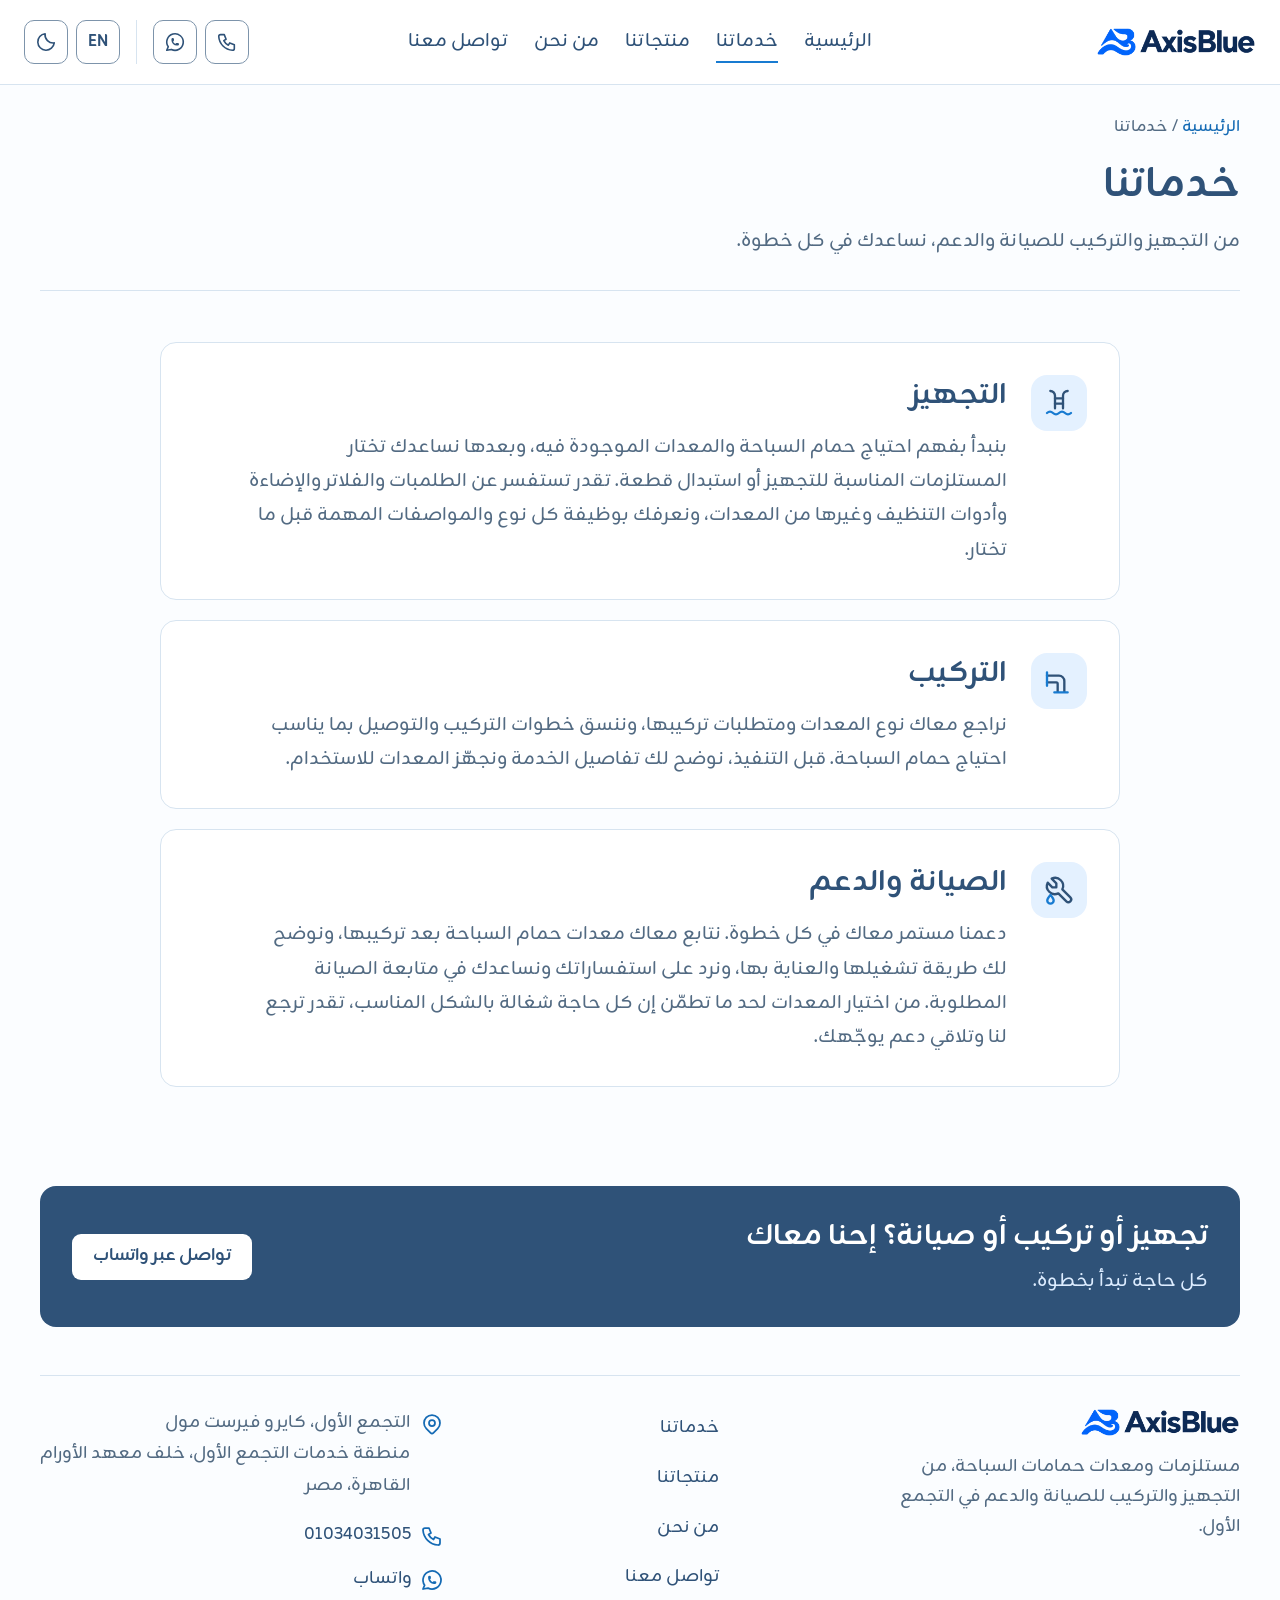
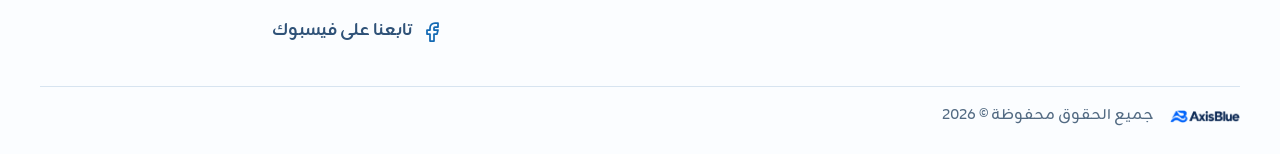
<file: services.html>
<!doctype html>
<html lang="ar" dir="rtl">
<head>
 <meta charset="utf-8"><meta name="viewport" content="width=device-width,initial-scale=1">
 <meta name="theme-color" content="#2F5278"><title>AXIS Blue | خدماتنا</title>
 <meta name="robots" content="index,follow,max-image-preview:large">
 <meta name="description" content="خدمات AXIS Blue في التجمع الأول: تجهيز حمامات السباحة واختيار المعدات، والتركيب، والصيانة والدعم بخطوات واضحة.">
 <link rel="canonical" href="https://axisblue.vercel.app/services.html">
 <meta property="og:title" content="AXIS Blue | خدماتنا"><meta property="og:description" content="خدمات AXIS Blue في التجمع الأول: تجهيز حمامات السباحة واختيار المعدات، والتركيب، والصيانة والدعم بخطوات واضحة."><meta property="og:type" content="website"><meta property="og:site_name" content="AXIS Blue"><meta property="og:locale" content="ar_EG"><meta property="og:locale:alternate" content="en_GB"><meta property="og:url" content="https://axisblue.vercel.app/services.html"><meta property="og:image" content="https://axisblue.vercel.app/assets/og-axis-blue-v3.jpg"><meta property="og:image:secure_url" content="https://axisblue.vercel.app/assets/og-axis-blue-v3.jpg"><meta property="og:image:type" content="image/jpeg"><meta property="og:image:width" content="1200"><meta property="og:image:height" content="630"><meta property="og:image:alt" content="AXIS Blue — تجهيز وتركيب وصيانة ودعم حمامات السباحة">
 <meta name="twitter:card" content="summary_large_image"><meta name="twitter:title" content="AXIS Blue | خدماتنا"><meta name="twitter:description" content="خدمات AXIS Blue في التجمع الأول: تجهيز حمامات السباحة واختيار المعدات، والتركيب، والصيانة والدعم بخطوات واضحة."><meta name="twitter:image" content="https://axisblue.vercel.app/assets/og-axis-blue-v3.jpg"><meta name="twitter:image:alt" content="AXIS Blue — تجهيز وتركيب وصيانة ودعم حمامات السباحة">
 <link rel="alternate" hreflang="ar" href="https://axisblue.vercel.app/services.html"><link rel="alternate" hreflang="en" href="https://axisblue.vercel.app/en-services.html"><link rel="alternate" hreflang="x-default" href="https://axisblue.vercel.app/services.html"><link rel="icon" href="assets/favicon.png" type="image/png"><link rel="preload" href="assets/fonts/Zain-400-arabic.woff2" as="font" type="font/woff2" crossorigin><link rel="preload" href="assets/fonts/Zain-400-latin.woff2" as="font" type="font/woff2" crossorigin><link rel="preload" href="assets/fonts/Zain-700-arabic.woff2" as="font" type="font/woff2" crossorigin><link rel="preload" href="assets/fonts/Zain-700-latin.woff2" as="font" type="font/woff2" crossorigin><link rel="stylesheet" href="styles.css">
 <script src="preferences.js"></script><script src="script.js" defer></script>
</head>
<body>
 <svg xmlns="http://www.w3.org/2000/svg" class="ax-sprite" width="0" height="0" style="position:absolute" aria-hidden="true" focusable="false"><defs>
<symbol id="ax-setup" viewBox="0 0 24 24"><g fill="none" stroke-width="1.75" stroke-linecap="round" stroke-linejoin="round"><g stroke="currentColor"><path d="M9 16V6.5A3.5 3.5 0 0 0 5.5 3"/><path d="M15 16V6.5A3.5 3.5 0 0 1 18.5 3"/><path d="M9 8.5h6M9 12.5h6"/></g><path stroke="var(--icon-accent,#187BD1)" d="M3 19.5c1.5-1.4 3-1.4 4.5 0s3 1.4 4.5 0 3-1.4 4.5 0 3 1.4 4.5 0"/></g></symbol>
<symbol id="ax-install" viewBox="0 0 24 24"><g fill="none" stroke-width="1.75" stroke-linecap="round" stroke-linejoin="round"><g stroke="currentColor"><path d="M3 8h9a4 4 0 0 1 4 4v8"/><path d="M3 13h7a1 1 0 0 1 1 1v6"/></g><path stroke="var(--icon-accent,#187BD1)" d="M3 5.5v10M8.5 20.5h10"/></g></symbol>
<symbol id="ax-support" viewBox="0 0 24 24"><g fill="none" stroke-width="1.75" stroke-linecap="round" stroke-linejoin="round"><path stroke="currentColor" d="M7 10h3V7L6.5 3.5a6 6 0 0 1 8 8l6 6a2 2 0 0 1-3 3l-6-6a6 6 0 0 1-8-8L7 10z"/><path stroke="var(--icon-accent,#187BD1)" transform="translate(-.4 1.2)" d="M6 14.5c1.4 1.7 2.4 2.9 2.4 4.1a2.4 2.4 0 0 1-4.8 0c0-1.2 1-2.4 2.4-4.1z"/></g></symbol>
<symbol id="ax-phone" viewBox="0 0 24 24"><path fill="none" stroke="currentColor" stroke-width="1.75" stroke-linecap="round" stroke-linejoin="round" d="M5 4h4l2 5-2.5 1.5a11 11 0 0 0 5 5l1.5-2.5 5 2v4a2 2 0 0 1-2 2A16 16 0 0 1 3 6a2 2 0 0 1 2-2"/></symbol>
<symbol id="ax-whatsapp" viewBox="0 0 24 24"><g fill="none" stroke="currentColor" stroke-width="1.75" stroke-linecap="round" stroke-linejoin="round"><path d="M3 21l1.65-3.8a9 9 0 1 1 3.4 2.9L3 21"/><path d="M9 10a.5.5 0 0 0 1 0V9a.5.5 0 0 0-1 0v1a5 5 0 0 0 5 5h1a.5.5 0 0 0 0-1h-1a.5.5 0 0 0 0 1"/></g></symbol>
<symbol id="ax-pin" viewBox="0 0 24 24"><g fill="none" stroke="currentColor" stroke-width="1.75" stroke-linecap="round" stroke-linejoin="round"><path d="M9 11a3 3 0 1 0 6 0 3 3 0 0 0-6 0"/><path d="M17.657 16.657l-4.243 4.243a2 2 0 0 1-2.827 0l-4.244-4.243a8 8 0 1 1 11.314 0"/></g></symbol>
<symbol id="ax-facebook" viewBox="0 0 24 24"><path fill="none" stroke="currentColor" stroke-width="1.75" stroke-linecap="round" stroke-linejoin="round" d="M7 10v4h3v7h4v-7h3l1-4h-4V8a1 1 0 0 1 1-1h3V3h-3a5 5 0 0 0-5 5v2H7"/></symbol>
</defs></svg>
 <a class="skip-link" href="#main">انتقل إلى المحتوى</a>
 <header class="site-header"><div class="container header-inner">
  <a class="brand" href="index.html" aria-label="AXIS Blue — الرئيسية"><picture><img class="logo-light" src="assets/logo-web.png" alt="شعار AXIS Blue لمستلزمات حمامات السباحة" width="1204" height="220"><img class="logo-dark" src="assets/logo-dark-web.png" alt="شعار AXIS Blue لمستلزمات حمامات السباحة" width="1204" height="220"></picture></a>
  <button class="menu-toggle" type="button" aria-label="القائمة" aria-controls="navigation" aria-expanded="false"><svg class="icon-menu" viewBox="0 0 24 24" fill="none" stroke="currentColor" stroke-width="1.75" stroke-linecap="round" stroke-linejoin="round" aria-hidden="true"><path d="M4 6h16M4 12h16M4 18h16"/></svg></button>
  <nav id="navigation" aria-label="التنقل الرئيسي"><a href="index.html" >الرئيسية</a><a href="services.html" aria-current="page">خدماتنا</a><a href="products.html" >منتجاتنا</a><a href="about.html" >من نحن</a><a href="contact.html" >تواصل معنا</a><div class="nav-contact"><div class="contact-links"><a href="tel:+201034031505"><svg class="ico contact-icon icon-phone" aria-hidden="true" focusable="false"><use href="#ax-phone"/></svg><bdi>01034031505</bdi></a><a class="whatsapp" href="https://wa.me/201034031505?text=%D9%85%D8%B1%D8%AD%D8%A8%D8%A7%D9%8B%20AXIS%20Blue%D8%8C%20%D8%A3%D9%88%D8%AF%20%D8%A7%D9%84%D8%A7%D8%B3%D8%AA%D9%81%D8%B3%D8%A7%D8%B1%20%D8%B9%D9%86%20%D8%A7%D9%84%D9%85%D9%86%D8%AA%D8%AC%D8%A7%D8%AA%20%D9%88%D8%A7%D9%84%D8%AE%D8%AF%D9%85%D8%A7%D8%AA." target="_blank" rel="noopener noreferrer"><svg class="ico contact-icon icon-whatsapp" aria-hidden="true" focusable="false"><use href="#ax-whatsapp"/></svg><span>واتساب</span></a></div></div></nav>
  <div class="header-tools" dir="rtl"><div class="header-contact"><a class="icon-button" href="tel:+201034031505" aria-label="اتصل بنا"><svg class="ico contact-icon icon-phone" aria-hidden="true" focusable="false"><use href="#ax-phone"/></svg></a><a class="icon-button whatsapp" href="https://wa.me/201034031505?text=%D9%85%D8%B1%D8%AD%D8%A8%D8%A7%D9%8B%20AXIS%20Blue%D8%8C%20%D8%A3%D9%88%D8%AF%20%D8%A7%D9%84%D8%A7%D8%B3%D8%AA%D9%81%D8%B3%D8%A7%D8%B1%20%D8%B9%D9%86%20%D8%A7%D9%84%D9%85%D9%86%D8%AA%D8%AC%D8%A7%D8%AA%20%D9%88%D8%A7%D9%84%D8%AE%D8%AF%D9%85%D8%A7%D8%AA." target="_blank" rel="noopener noreferrer" aria-label="تواصل عبر واتساب"><svg class="ico contact-icon icon-whatsapp" aria-hidden="true" focusable="false"><use href="#ax-whatsapp"/></svg></a></div><div class="preferences"><button class="preference-button language-toggle" aria-label="Switch to English" title="Switch to English" data-alternate="en-services.html" type="button"><span lang="en">EN</span></button><button class="preference-button theme-toggle" aria-label="تفعيل الوضع الداكن" data-dark-label="تفعيل الوضع الداكن" data-light-label="تفعيل الوضع الفاتح" type="button"><span class="theme-to-light"><svg class="icon-sun" viewBox="0 0 24 24" fill="none" stroke="currentColor" stroke-width="1.75" stroke-linecap="round" stroke-linejoin="round" aria-hidden="true"><circle cx="12" cy="12" r="4"/><path d="M12 1v2m0 18v2M1 12h2m18 0h2M4 4l2 2m12 12 2 2M4 20l2-2M18 6l2-2"/></svg></span><span class="theme-to-dark"><svg class="icon-moon" viewBox="0 0 24 24" fill="none" stroke="currentColor" stroke-width="1.75" stroke-linecap="round" stroke-linejoin="round" aria-hidden="true"><path d="M21 13A9 9 0 0 1 11 3 9 9 0 1 0 21 13Z"/></svg></span></button></div></div>
 </div></header>
 <main id="main"><section class="page-intro container"><p class="breadcrumb"><a href="index.html">الرئيسية</a> / خدماتنا</p><h1>خدماتنا</h1><p>من التجهيز والتركيب للصيانة والدعم، نساعدك في كل خطوة.</p></section><section class="container section service-details"><article class="service-detail" id="setup"><span class="service-symbol"><svg class="ico service-icon icon-setup" aria-hidden="true" focusable="false"><use href="#ax-setup"/></svg></span><div><h2>التجهيز</h2><p>بنبدأ بفهم احتياج حمام السباحة والمعدات الموجودة فيه، وبعدها نساعدك تختار المستلزمات المناسبة للتجهيز أو استبدال قطعة. تقدر تستفسر عن الطلمبات والفلاتر والإضاءة وأدوات التنظيف وغيرها من المعدات، ونعرفك بوظيفة كل نوع والمواصفات المهمة قبل ما تختار.</p></div></article><article class="service-detail" id="install"><span class="service-symbol"><svg class="ico service-icon icon-install" aria-hidden="true" focusable="false"><use href="#ax-install"/></svg></span><div><h2>التركيب</h2><p>نراجع معاك نوع المعدات ومتطلبات تركيبها، وننسق خطوات التركيب والتوصيل بما يناسب احتياج حمام السباحة. قبل التنفيذ، نوضح لك تفاصيل الخدمة ونجهّز المعدات للاستخدام.</p></div></article><article class="service-detail" id="support"><span class="service-symbol"><svg class="ico service-icon icon-support" aria-hidden="true" focusable="false"><use href="#ax-support"/></svg></span><div><h2>الصيانة والدعم</h2><p>دعمنا مستمر معاك في كل خطوة. نتابع معاك معدات حمام السباحة بعد تركيبها، ونوضح لك طريقة تشغيلها والعناية بها، ونرد على استفساراتك ونساعدك في متابعة الصيانة المطلوبة. من اختيار المعدات لحد ما تطمّن إن كل حاجة شغالة بالشكل المناسب، تقدر ترجع لنا وتلاقي دعم يوجّهك.</p></div></article></section><section id="contact" class="contact-band container"><div><h2>تجهيز أو تركيب أو صيانة؟ إحنا معاك</h2><p>كل حاجة تبدأ بخطوة.</p></div><a class="button whatsapp light" href="https://wa.me/201034031505?text=%D9%85%D8%B1%D8%AD%D8%A8%D8%A7%D9%8B%20AXIS%20Blue%D8%8C%20%D8%A3%D9%88%D8%AF%20%D8%A7%D9%84%D8%A7%D8%B3%D8%AA%D9%81%D8%B3%D8%A7%D8%B1%20%D8%B9%D9%86%20%D8%AA%D8%AC%D9%87%D9%8A%D8%B2%20%D9%88%D8%AA%D8%B1%D9%83%D9%8A%D8%A8%20%D9%88%D8%B5%D9%8A%D8%A7%D9%86%D8%A9%20%D9%85%D8%B9%D8%AF%D8%A7%D8%AA%20%D8%AD%D9%85%D8%A7%D9%85%D8%A7%D8%AA%20%D8%A7%D9%84%D8%B3%D8%A8%D8%A7%D8%AD%D8%A9." target="_blank" rel="noopener noreferrer">تواصل عبر واتساب</a></section></main>
 <footer class="site-footer container"><div class="footer-identity"><a class="footer-brand" href="index.html"><picture><img class="logo-light" src="assets/logo-web.png" alt="شعار AXIS Blue لمستلزمات حمامات السباحة" width="1204" height="220"><img class="logo-dark" src="assets/logo-dark-web.png" alt="شعار AXIS Blue لمستلزمات حمامات السباحة" width="1204" height="220"></picture></a><p>مستلزمات ومعدات حمامات السباحة، من التجهيز والتركيب للصيانة والدعم في التجمع الأول.</p></div><nav aria-label="روابط الصفحات"><h2 class="mobile-footer-heading">روابط الموقع</h2><a href="services.html">خدماتنا</a><a href="products.html">منتجاتنا</a><a href="about.html">من نحن</a><a href="contact.html">تواصل معنا</a></nav><div class="footer-contact"><h2 class="mobile-footer-heading">تواصل معنا</h2><p class="footer-address"><svg class="ico contact-icon icon-location" aria-hidden="true" focusable="false"><use href="#ax-pin"/></svg><span>التجمع الأول، كايرو فيرست مول<br>منطقة خدمات التجمع الأول، خلف معهد الأورام<br>القاهرة، مصر</span></p><div class="contact-links"><a href="tel:+201034031505"><svg class="ico contact-icon icon-phone" aria-hidden="true" focusable="false"><use href="#ax-phone"/></svg><bdi>01034031505</bdi></a><a class="whatsapp" href="https://wa.me/201034031505?text=%D9%85%D8%B1%D8%AD%D8%A8%D8%A7%D9%8B%20AXIS%20Blue%D8%8C%20%D8%A3%D9%88%D8%AF%20%D8%A7%D9%84%D8%A7%D8%B3%D8%AA%D9%81%D8%B3%D8%A7%D8%B1%20%D8%B9%D9%86%20%D8%A7%D9%84%D9%85%D9%86%D8%AA%D8%AC%D8%A7%D8%AA%20%D9%88%D8%A7%D9%84%D8%AE%D8%AF%D9%85%D8%A7%D8%AA." target="_blank" rel="noopener noreferrer"><svg class="ico contact-icon icon-whatsapp" aria-hidden="true" focusable="false"><use href="#ax-whatsapp"/></svg><span>واتساب</span></a></div><a class="social-link facebook" href="https://web.facebook.com/profile.php?id=61584932767330" target="_blank" rel="noopener noreferrer"><svg class="ico contact-icon icon-facebook" aria-hidden="true" focusable="false"><use href="#ax-facebook"/></svg><span>تابعنا على فيسبوك</span></a></div><div class="copyright"><span class="copyright-brand"><picture><img class="logo-light" src="assets/logo-web.png" alt="شعار AXIS Blue لمستلزمات حمامات السباحة" width="1204" height="220"><img class="logo-dark" src="assets/logo-dark-web.png" alt="شعار AXIS Blue لمستلزمات حمامات السباحة" width="1204" height="220"></picture></span><p>جميع الحقوق محفوظة © 2026</p></div></footer>

</body></html>
</file>
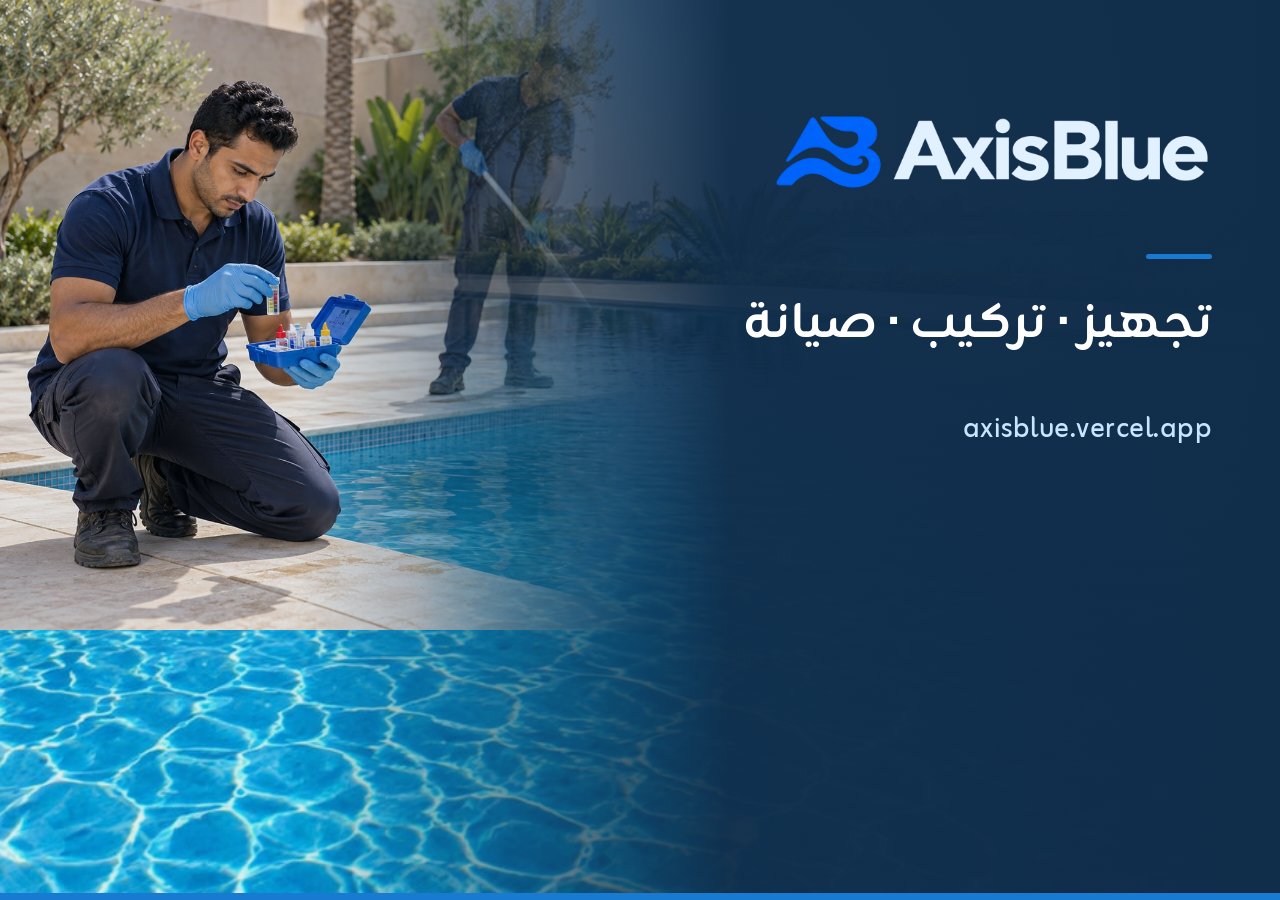
<file: qa/og-card.html>
<!doctype html>
<html lang="ar" dir="rtl"><meta charset="utf-8"><title>AXIS Blue — صورة المشاركة</title>
<style>
@font-face{font-family:Zain;src:url('/assets/fonts/Zain-700-arabic.woff2') format('woff2');font-weight:700}
@font-face{font-family:Zain;src:url('/assets/fonts/Zain-400-latin.woff2') format('woff2');font-weight:400}
*{box-sizing:border-box}body{margin:0;width:1200px;height:630px;overflow:hidden;background:#102d4a;color:#fff;font-family:Zain,sans-serif}
.pool{position:absolute;inset:0;width:100%;height:100%;object-fit:cover;object-position:center}
.team{position:absolute;left:0;top:0;width:660px;height:630px;object-fit:cover;object-position:38% center;mask-image:linear-gradient(90deg,#000 63%,transparent 100%)}
.shade{position:absolute;inset:0;background:linear-gradient(270deg,#102d4a 0%,#102d4af7 43%,#102d4a15 77%)}
main{position:absolute;right:68px;top:112px;width:520px;text-align:right}.logo{width:440px;height:auto;margin-right:0;margin-left:auto}
.rule{width:66px;height:5px;background:#187BD1;margin-top:53px;margin-bottom:30px;border-radius:3px}h1{font-size:49px;font-weight:700;line-height:1.45;margin:0;white-space:nowrap}.website{direction:ltr;text-align:right;font-size:29px;letter-spacing:.5px;line-height:1.5;margin:48px 0 0;color:#c8e5ff;font-weight:400}.edge{position:absolute;inset:auto 0 0;height:7px;background:#187BD1}
</style><img class="pool" src="/assets/pool-hero-v3-1600.jpg" alt=""><img class="team" src="/assets/team-maintenance-1400.jpg" alt=""><div class="shade"></div><main><img class="logo" src="/assets/logo-dark-web.png" alt="AXIS Blue"><div class="rule"></div><h1>تجهيز · تركيب · صيانة</h1><p class="website">axisblue.vercel.app</p></main><div class="edge"></div></html>
</file>
<file: styles.css>
/* arabic */
@font-face {
  font-family: 'Zain';
  font-style: normal;
  font-weight: 400;
  font-display: block;
  src: url(assets/fonts/Zain-400-arabic.woff2) format('woff2');
  unicode-range: U+0600-06FF, U+0750-077F, U+0870-0891, U+0897-08E1, U+08E3-08FF, U+200C-200E, U+2010-2011, U+204F, U+2E41, U+FB50-FDFF, U+FE70-FE74, U+FE76-FEFC, U+102E0-102FB, U+10E60-10E7E, U+10EC2-10EC7, U+10EC9-10EEE, U+10EF0-10EFF, U+1EE00-1EE03, U+1EE05-1EE1F, U+1EE21-1EE22, U+1EE24, U+1EE27, U+1EE29-1EE32, U+1EE34-1EE37, U+1EE39, U+1EE3B, U+1EE42, U+1EE47, U+1EE49, U+1EE4B, U+1EE4D-1EE4F, U+1EE51-1EE52, U+1EE54, U+1EE57, U+1EE59, U+1EE5B, U+1EE5D, U+1EE5F, U+1EE61-1EE62, U+1EE64, U+1EE67-1EE6A, U+1EE6C-1EE72, U+1EE74-1EE77, U+1EE79-1EE7C, U+1EE7E, U+1EE80-1EE89, U+1EE8B-1EE9B, U+1EEA1-1EEA3, U+1EEA5-1EEA9, U+1EEAB-1EEBB, U+1EEF0-1EEF1;
}
/* latin */
@font-face {
  font-family: 'Zain';
  font-style: normal;
  font-weight: 400;
  font-display: block;
  src: url(assets/fonts/Zain-400-latin.woff2) format('woff2');
  unicode-range: U+0000-00FF, U+0131, U+0152-0153, U+02BB-02BC, U+02C6, U+02DA, U+02DC, U+0304, U+0308, U+0329, U+2000-206F, U+20AC, U+2122, U+2191, U+2193, U+2212, U+2215, U+FEFF, U+FFFD;
}
/* arabic */
@font-face {
  font-family: 'Zain';
  font-style: normal;
  font-weight: 700;
  font-display: block;
  src: url(assets/fonts/Zain-700-arabic.woff2) format('woff2');
  unicode-range: U+0600-06FF, U+0750-077F, U+0870-0891, U+0897-08E1, U+08E3-08FF, U+200C-200E, U+2010-2011, U+204F, U+2E41, U+FB50-FDFF, U+FE70-FE74, U+FE76-FEFC, U+102E0-102FB, U+10E60-10E7E, U+10EC2-10EC7, U+10EC9-10EEE, U+10EF0-10EFF, U+1EE00-1EE03, U+1EE05-1EE1F, U+1EE21-1EE22, U+1EE24, U+1EE27, U+1EE29-1EE32, U+1EE34-1EE37, U+1EE39, U+1EE3B, U+1EE42, U+1EE47, U+1EE49, U+1EE4B, U+1EE4D-1EE4F, U+1EE51-1EE52, U+1EE54, U+1EE57, U+1EE59, U+1EE5B, U+1EE5D, U+1EE5F, U+1EE61-1EE62, U+1EE64, U+1EE67-1EE6A, U+1EE6C-1EE72, U+1EE74-1EE77, U+1EE79-1EE7C, U+1EE7E, U+1EE80-1EE89, U+1EE8B-1EE9B, U+1EEA1-1EEA3, U+1EEA5-1EEA9, U+1EEAB-1EEBB, U+1EEF0-1EEF1;
}
/* latin */
@font-face {
  font-family: 'Zain';
  font-style: normal;
  font-weight: 700;
  font-display: block;
  src: url(assets/fonts/Zain-700-latin.woff2) format('woff2');
  unicode-range: U+0000-00FF, U+0131, U+0152-0153, U+02BB-02BC, U+02C6, U+02DA, U+02DC, U+0304, U+0308, U+0329, U+2000-206F, U+20AC, U+2122, U+2191, U+2193, U+2212, U+2215, U+FEFF, U+FFFD;
}
/* arabic */
@font-face {
  font-family: 'Zain';
  font-style: normal;
  font-weight: 800;
  font-display: block;
  src: url(assets/fonts/Zain-800-arabic.woff2) format('woff2');
  unicode-range: U+0600-06FF, U+0750-077F, U+0870-0891, U+0897-08E1, U+08E3-08FF, U+200C-200E, U+2010-2011, U+204F, U+2E41, U+FB50-FDFF, U+FE70-FE74, U+FE76-FEFC, U+102E0-102FB, U+10E60-10E7E, U+10EC2-10EC7, U+10EC9-10EEE, U+10EF0-10EFF, U+1EE00-1EE03, U+1EE05-1EE1F, U+1EE21-1EE22, U+1EE24, U+1EE27, U+1EE29-1EE32, U+1EE34-1EE37, U+1EE39, U+1EE3B, U+1EE42, U+1EE47, U+1EE49, U+1EE4B, U+1EE4D-1EE4F, U+1EE51-1EE52, U+1EE54, U+1EE57, U+1EE59, U+1EE5B, U+1EE5D, U+1EE5F, U+1EE61-1EE62, U+1EE64, U+1EE67-1EE6A, U+1EE6C-1EE72, U+1EE74-1EE77, U+1EE79-1EE7C, U+1EE7E, U+1EE80-1EE89, U+1EE8B-1EE9B, U+1EEA1-1EEA3, U+1EEA5-1EEA9, U+1EEAB-1EEBB, U+1EEF0-1EEF1;
}
/* latin */
@font-face {
  font-family: 'Zain';
  font-style: normal;
  font-weight: 800;
  font-display: block;
  src: url(assets/fonts/Zain-800-latin.woff2) format('woff2');
  unicode-range: U+0000-00FF, U+0131, U+0152-0153, U+02BB-02BC, U+02C6, U+02DA, U+02DC, U+0304, U+0308, U+0329, U+2000-206F, U+20AC, U+2122, U+2191, U+2193, U+2212, U+2215, U+FEFF, U+FFFD;
}


:root{
 --blue:#187BD1;--navy:#2F5278;--bg:#fbfdff;--panel:#fff;--tint:#edf5fc;
 --ink:#2F5278;--muted:#536b83;--line:#d7e4f0;--control-line:#7d94ab;--white:#fff;--green:#25d366;
 --hover:#e4f1ff;--link:#146ab4;--contact-neutral:#555e68;--radius:16px;--section-space:clamp(32px,4vw,52px);
 --body-size:clamp(17px,calc(16.5px + .12vw),18px);--secondary-size:clamp(15px,calc(14.5px + .12vw),16px);
 color-scheme:light;
}
:root[data-theme="dark"]{
 --bg:#101d2d;--panel:#18293d;--tint:#1b3048;--ink:#edf5ff;--muted:#b6c8dd;
 --line:#324960;--control-line:#6d86a0;--hover:#254362;--link:#9ed1ff;--contact-neutral:#c4ceda;color-scheme:dark;
}
*{box-sizing:border-box}
[hidden]{display:none!important}
html{scroll-behavior:smooth;scroll-padding-top:24px}
body{margin:0;background:var(--bg);color:var(--ink);font-family:Zain,Tahoma,sans-serif;font-size:var(--body-size);line-height:1.75}
html[lang="en"] body{line-height:1.6}
a{color:inherit;text-decoration:none}
button,input,select{font:inherit}
button,a,input,select{-webkit-tap-highlight-color:transparent}
button{cursor:pointer}
img{display:block;max-width:100%;height:auto}
svg{width:22px;height:22px;flex-shrink:0}
figure,h1,h2,h3,p{margin:0}
h1,h2,h3{font-weight:700;text-wrap:balance}
h1{font-size:clamp(32px,calc(27px + 1.2vw),44px);line-height:1.35}
h2{font-size:clamp(27px,calc(23px + 1vw),36px);line-height:1.4}
h3{font-size:clamp(21px,calc(19px + .3vw),23px);line-height:1.45}
html[lang="en"] :is(h1,h2,h3){line-height:1.25}
p{color:var(--muted)}
.container{width:min(1200px,calc(100% - 64px));margin-inline:auto}

/* One row of primary navigation; narrow screens reveal links and contact shortcuts below it. */
.site-header{background:var(--panel);border-bottom:1px solid var(--line)}
.header-inner{display:grid;width:min(1320px,calc(100% - 48px));grid-template-columns:minmax(0,1fr) auto minmax(0,1fr);align-items:center;gap:24px;min-height:84px}
.brand{justify-self:start}
.header-tools{justify-self:end}
.brand{width:160px;flex-shrink:0}
.brand picture,.footer-brand picture{display:block}
.brand img,.footer-brand img{width:100%;height:auto}
:root:not([data-theme="dark"]) .logo-dark,:root[data-theme="dark"] .logo-light{display:none}
.header-inner nav{display:flex;gap:2px;align-items:center;justify-content:center;min-width:0}
.header-inner nav>a{position:relative;display:block;padding:10px 12px;border-radius:8px;font-size:18px;white-space:nowrap;transition:background .18s,color .18s}
.header-inner nav>a::after{content:"";position:absolute;inset-inline:12px;bottom:5px;height:2px;background:var(--blue);transform:scaleX(0);transition:transform .18s}
.header-inner nav>a:hover,.header-inner nav>a:focus-visible,.header-inner nav>a[aria-current]{background:var(--hover);color:var(--link)}
.header-inner nav>a:hover::after,.header-inner nav>a[aria-current]::after{transform:scaleX(1)}
.header-tools,.preferences,.header-contact{display:flex;align-items:center;gap:8px}
.header-tools{gap:14px}
.header-contact{padding-inline-start:14px;border-inline-start:1px solid var(--line)}
.preference-button,.icon-button,.menu-toggle{display:grid;place-items:center;width:44px;height:44px;padding:0;flex-shrink:0;border:1px solid var(--control-line);border-radius:9px;color:var(--ink);background:var(--panel);transition:background .18s,color .18s,border-color .18s}
.preference-button{font-size:17px;font-weight:700;line-height:1}
.preference-button span{display:grid;place-items:center}
.preference-button svg,.icon-button svg,.menu-toggle svg{width:20px;height:20px}
.preference-button:hover,.menu-toggle:hover{border-color:var(--blue);background:var(--hover)}
:root:not([data-theme="dark"]) .theme-to-light,:root[data-theme="dark"] .theme-to-dark{display:none}
.icon-button:hover{color:white;background:#146ab4;border-color:#146ab4}
.menu-toggle,.header-inner .nav-contact{display:none}

.hero{display:grid;grid-template-columns:1fr 1.08fr;gap:48px;align-items:center;padding-block:40px 28px}
.intro-label{font-size:var(--secondary-size);color:var(--link);font-weight:700;margin-bottom:12px}
.hero h1{font-size:clamp(36px,calc(28px + 2vw),56px);font-weight:700;line-height:1.33;margin-bottom:18px}
html[lang="en"] .hero h1{font-size:clamp(34px,calc(27px + 1.8vw),52px);line-height:1.2}
.hero-copy>p:not(.intro-label){font-size:clamp(17px,calc(16px + .25vw),19px);max-width:50ch;line-height:1.8}
html[lang="en"] .hero-copy>p:not(.intro-label){line-height:1.65}
.actions{display:flex;gap:10px;flex-wrap:wrap;margin-top:24px}
.button{display:inline-flex;align-items:center;justify-content:center;gap:8px;min-height:46px;padding:10px 20px;border:1px solid transparent;border-radius:9px;font-size:18px;font-weight:700;line-height:1.4;transition:background .18s,color .18s,border-color .18s,box-shadow .18s}
.button.primary{background:var(--navy);color:white}
[data-theme="dark"] .button.primary{border-color:var(--control-line)}
.button.primary:hover{background:#146ab4}
.button.outline{border-color:var(--control-line);color:var(--ink);background:var(--panel)}
.button.outline:hover{border-color:var(--blue);color:var(--link)}
.button.light{background:white;color:var(--navy)}
.hero-note{display:inline-block;margin-top:22px;padding-top:12px;border-top:1px solid var(--line);font-size:var(--secondary-size);color:var(--muted)}
.hero-note:hover{color:var(--link)}
.hero-image{position:relative;aspect-ratio:4/3;overflow:hidden;border-radius:18px;background:var(--tint)}
.hero-image img{position:absolute;inset:0;width:100%;height:100%;object-fit:cover;object-position:50% 22%}
.section{padding-block:var(--section-space)}
.section-heading{display:flex;justify-content:space-between;align-items:end;gap:24px;margin-bottom:24px}
.section-heading .intro-label{margin-bottom:6px}
.text-link{color:var(--link);font-size:17px;font-weight:700;display:inline-block;text-underline-offset:5px;padding-block:6px}
.text-link:hover{text-decoration:underline}
.category-grid,.product-grid{display:grid;grid-template-columns:repeat(3,minmax(0,1fr));gap:20px}
.home-products{grid-template-columns:repeat(4,minmax(0,1fr))}
.category-card,.product-card{display:block;min-width:0;overflow:hidden;border:1px solid var(--line);border-radius:var(--radius);background:var(--panel);transition:border-color .18s,box-shadow .18s}
.category-card:hover,.product-card:hover{border-color:var(--blue);box-shadow:0 4px 18px #187bd110}
/* White product photographs sit in inset photo wells in either theme; no image filters. */
.category-image,.product-image{background:#fff;border:1px solid #dce5ee;border-radius:10px;margin:12px 12px 0;overflow:hidden;padding:16px;display:grid;place-items:center}
.category-image{height:170px}
.category-image img,.product-image img{height:100%;width:100%;object-fit:contain}
.card-copy{padding:20px}
.card-copy h3{margin-bottom:8px}
.card-copy p{font-size:var(--body-size)}
.product-image{height:210px;padding:22px}
.product-card h3{font-size:21px;line-height:1.5;overflow-wrap:anywhere}
.product-card .product-code{display:block;color:var(--muted);font-size:var(--secondary-size);margin-bottom:8px;overflow-wrap:anywhere}
.product-card .card-copy{padding:18px}
.product-card p{font-size:16px;margin-top:10px}
.service-section{background:var(--tint);padding-block:var(--section-space)}
.service-grid{display:grid;grid-template-columns:repeat(3,minmax(0,1fr));gap:32px}
.service-grid article{border-top:1px solid var(--line);padding-top:22px}
.service-symbol{display:inline-grid;place-items:center;width:44px;height:44px;margin-bottom:14px}
.service-grid h3{margin-bottom:8px}
.service-grid p{font-size:var(--body-size);max-width:45ch}
.contact-band{margin-block:48px;padding:30px 32px;display:flex;align-items:center;justify-content:space-between;gap:24px;background:var(--navy);color:white;border-radius:var(--radius)}
.contact-band p{color:#dcecff;margin-top:8px;font-size:var(--body-size)}
.contact-band h2{font-size:clamp(26px,calc(23px + .5vw),30px)}
.contact-band .button{flex-shrink:0}
.site-footer{display:grid;grid-template-columns:1fr 1.25fr .75fr;gap:32px;padding-block:32px 24px;border-top:1px solid var(--line);font-size:17px}
.footer-brand{display:block;width:160px;margin-bottom:16px}
.social-link{display:inline-flex;align-items:center;gap:8px;font-weight:700;font-size:17px;min-height:44px;transition:color .18s}
.facebook:hover{color:var(--link)}
.site-footer nav{display:grid;grid-template-columns:1fr 1fr;align-content:start;gap:8px 16px}
.site-footer nav a{padding-block:6px}
.site-footer nav a:hover{color:var(--link)}
.contact-links{display:flex;flex-wrap:wrap;gap:8px 20px;margin-top:16px}
.contact-links a{display:inline-flex;align-items:center;gap:8px;min-height:44px}
.contact-links a:hover{color:var(--link)}
.contact-links a.whatsapp:hover{color:var(--link)}
.copyright{grid-column:1/-1;border-top:1px solid var(--line);padding-top:16px;font-size:15px}
.page-intro{padding-block:28px 32px;border-bottom:1px solid var(--line)}
.breadcrumb{font-size:var(--secondary-size);margin-bottom:16px}
.breadcrumb a{color:var(--link)}
.page-intro h1{margin-bottom:12px}
.page-intro>p:last-child{max-width:65ch;font-size:var(--body-size)}
.catalog{padding-block:28px 0}
.catalog-note{max-width:820px;background:var(--tint);padding:16px 20px;border-inline-start:3px solid var(--blue);font-size:var(--body-size);margin-bottom:24px}
.catalog>.catalog-note{max-width:none;font-size:17px}
.catalog-all{margin-top:28px;text-align:center}
.catalog-heading{display:flex;align-items:center;justify-content:space-between;gap:20px;margin-block:20px}
.catalog-tools{display:grid;grid-template-columns:1fr 2fr;gap:16px;margin-bottom:24px}
.catalog-tools label{display:flex;flex-direction:column;gap:6px;font-size:17px}
input,select{width:100%;min-width:0;border:1px solid var(--control-line);border-radius:9px;background:var(--panel);color:var(--ink);min-height:46px;padding:8px 12px}
input::placeholder{color:var(--muted);opacity:1}
.pagination{display:flex;justify-content:center;gap:8px;flex-wrap:wrap;margin-block:28px}
.pagination-gap{display:grid;place-items:center;min-width:20px;height:44px;font-size:22px;color:var(--muted);user-select:none}
.pagination button{width:44px;height:44px;border:1px solid var(--control-line);background:var(--panel);color:var(--ink);border-radius:9px}
.pagination button[aria-current]{background:var(--navy);color:#fff}
.pagination button:hover{border-color:var(--blue);background:var(--hover);color:var(--ink)}
.service-inquiry{margin-top:32px;padding-top:24px;border-top:1px solid var(--line);display:flex;justify-content:space-between;align-items:center;gap:24px}
.about-layout{display:grid;grid-template-columns:1fr 1fr;gap:48px;align-items:center}
.about-layout p{margin-block:18px;font-size:var(--body-size);max-width:65ch}
.about-image img{width:100%;height:360px;object-fit:cover;object-position:50% 65%;border-radius:18px}
.contact-layout{display:grid;grid-template-columns:1fr 1fr;gap:48px;padding-bottom:48px}
.contact-details article+article{border-top:1px solid var(--line);padding-top:24px;margin-top:28px}
.contact-details h2{display:flex;align-items:center;gap:10px}
.contact-details h2 svg{color:var(--link);width:24px;height:24px}
.contact-details p{margin-block:12px 18px;font-size:var(--body-size)}
.phone{font-size:clamp(28px,calc(25px + .7vw),35px);display:inline-block;color:var(--ink);margin-top:10px;line-height:1.5}
.phone:hover{color:var(--link)}
.address-card{padding:30px;background:var(--tint);border-radius:var(--radius)}
.address-card p{margin-block:20px;font-size:var(--body-size)}
.small{font-size:var(--secondary-size)!important}
.detail-breadcrumb{margin-bottom:24px;font-size:var(--secondary-size);overflow-wrap:anywhere}
.detail-layout{display:grid;grid-template-columns:1fr 1.1fr;gap:40px;align-items:start}
.detail-image{background:white;padding:28px;border-radius:var(--radius);border:1px solid #dce5ee}
.detail-image img{width:100%;height:360px;object-fit:contain}
.detail-copy{min-width:0}
.detail-copy h1{font-size:clamp(27px,calc(24px + 1vw),38px);line-height:1.4;margin-block:12px 18px;overflow-wrap:anywhere}
.detail-copy>p{font-size:var(--body-size);margin-bottom:18px}
.detail-copy dl{margin-block:20px;border-top:1px solid var(--line)}
.detail-copy dl div{display:grid;grid-template-columns:minmax(80px,100px) minmax(0,1fr);gap:16px;padding-block:12px;border-bottom:1px solid var(--line)}
.detail-copy dt{color:var(--muted)}
.detail-copy dd{margin:0;overflow-wrap:anywhere}
.detail-copy .catalog-note{font-size:16px;margin-block:20px}
.skip-link{position:fixed;top:-100px;inset-inline-start:16px;z-index:20;background:var(--panel);padding:12px}
.skip-link:focus{top:12px}
:focus-visible{outline:3px solid var(--blue);outline-offset:4px}
[data-theme="dark"] :focus-visible{outline-color:#9ed1ff}
@media(max-width:1150px){
 .header-inner{gap:16px}.brand{width:152px}.header-inner nav>a{padding-inline:10px;font-size:17px}.header-tools{gap:10px}.header-contact{padding-inline-start:10px}
 .hero{gap:32px}.home-products{grid-template-columns:repeat(2,minmax(0,1fr))}
}
@media(max-width:1000px){
 .header-inner{grid-template-columns:auto 1fr 44px;min-height:76px;padding-block:12px;gap:8px 16px}
 .brand{grid-column:1;grid-row:1;width:144px}.header-tools{grid-column:2;grid-row:1;justify-self:end}
 .menu-toggle{display:grid;grid-column:3;grid-row:1}
 .header-inner nav{grid-column:1/-1;grid-row:2;flex-direction:column;align-items:stretch;gap:4px;padding-top:8px}
 .js .header-inner nav{display:none}.js .header-inner nav.is-open{display:flex}
 .header-inner nav>a{padding:10px 12px;font-size:18px}
 .header-inner .nav-contact{display:none}
 .nav-contact .contact-links{margin:0;gap:16px}.nav-contact a{padding:4px 12px}
 .category-grid,.product-grid{grid-template-columns:repeat(2,minmax(0,1fr))}
 .service-grid{gap:24px}.site-footer{grid-template-columns:1fr 1fr}
 .site-footer nav{grid-column:1/-1;display:flex;flex-wrap:wrap;gap:8px 24px}
}
@media(max-width:800px){
 .hero{grid-template-columns:1fr;gap:24px;padding-block:28px 20px}
 .hero-copy>p:not(.intro-label){max-width:65ch}.hero-image{aspect-ratio:16/9;max-height:380px;object-position:50% 24%}
 .about-layout,.contact-layout,.detail-layout{grid-template-columns:1fr;gap:28px}
 .about-image img{height:320px}.detail-image img{height:300px}
 .service-inquiry{align-items:start;flex-direction:column}
 .contact-band{align-items:start;flex-direction:column}
}
@media(max-width:600px){
 .container{width:calc(100% - 32px)}
 .header-inner{width:calc(100% - 32px);grid-template-columns:1fr 44px;min-height:72px;padding-block:12px;gap:12px}
 .header-tools{grid-column:1/-1;grid-row:2;justify-self:end}
 .menu-toggle{grid-column:2;justify-self:end}
 .header-inner nav{grid-row:3}
 .brand{width:126px}.preferences{gap:8px}
 .hero-image{aspect-ratio:16/10;object-position:50% 20%}
 .hero .button{font-size:17px;padding-inline:14px}
 .hero-note{margin-top:18px}
 .section-heading{align-items:start;flex-direction:column;gap:8px;margin-bottom:20px}
 .category-grid,.product-grid,.home-products{grid-template-columns:1fr;gap:14px}
 .category-card{display:grid;grid-template-columns:108px minmax(0,1fr);align-items:center}
 .category-image{height:116px;padding:8px;margin:12px;margin-inline-end:0}
 .category-card .card-copy{padding:16px}
 .category-card h3{font-size:21px}.category-card p{font-size:17px}
 .product-image{height:210px}
 .service-grid{grid-template-columns:1fr;gap:24px}.service-grid p{max-width:none}
 .service-grid article{padding-top:20px}.service-symbol{margin-bottom:10px}
 .contact-band{margin-block:32px;padding:24px;gap:20px}
 .site-footer{grid-template-columns:1fr;gap:24px;padding-bottom:88px}
 .site-footer nav{grid-column:auto;gap:8px 20px}.copyright{grid-column:auto}
 .footer-brand{width:144px}
 .page-intro{padding-block:22px 26px}
 .address-card{padding:24px}.contact-layout{padding-bottom:32px}
 .catalog-note{padding:14px 16px}.catalog-tools{grid-template-columns:1fr}
 .catalog-heading{align-items:start;flex-direction:column;gap:6px}
 .detail-image{padding:20px}.detail-image img{height:260px}
}
@media(prefers-reduced-motion:reduce){html{scroll-behavior:auto}*,*::before,*::after{transition:none!important}}

/* Approved content update: immersive hero, independent services and a single content CTA. */
.header-contact .icon-button{border:0;border-radius:0;background:transparent;box-shadow:none}
.header-contact .icon-button:is(:hover,:focus-visible){background:transparent;box-shadow:none}
.contact-links a,.social-link,.contact-action{transition:color .18s}
.contact-links a:is(:hover,:focus-visible),.social-link:is(:hover,:focus-visible),.contact-action:is(:hover,:focus-visible){color:var(--link);background:transparent;box-shadow:none;text-decoration:none;transform:none}
.button.whatsapp:is(:hover,:focus-visible){color:var(--link);background:var(--white);box-shadow:none;border-color:transparent}
.contact-action{display:flex;align-items:flex-start;gap:14px;min-height:44px;margin:0;font-size:var(--body-size);line-height:1.6}
.contact-action>div{min-width:0}
.contact-details h2{font-size:22px;line-height:1.4;color:inherit}
.contact-action .contact-icon{margin-top:1px}
.contact-band .button:not(:has(svg)){font-size:17px;text-align:center}
.contact-action .phone-number{display:block;font-size:var(--body-size);font-weight:400;line-height:1.6;margin-top:12px;color:inherit}
.contact-prompt{font-size:var(--body-size);font-weight:700;line-height:1.6;color:inherit}
.contact-details .social-link{display:flex;align-items:center;gap:14px;min-height:44px}
.header-inner nav>a:hover,.header-inner nav>a:focus-visible,.header-inner nav>a[aria-current]{background:transparent;color:inherit}
.header-contact{padding-inline:0 14px;border-inline-start:0;border-inline-end:1px solid var(--line)}
.hero{position:relative;isolation:isolate;display:grid;grid-template-columns:1fr;gap:0;min-height:580px;padding:0;background:#102a44;color:#fff;overflow:hidden}
.hero-image{position:absolute;inset:0;z-index:-2;aspect-ratio:auto;max-height:none;border-radius:0;background:#102a44}
.hero-image img{width:100%;height:100%;object-fit:cover;object-position:50% 62%}
.hero::after{content:"";position:absolute;inset:0;z-index:-1;background:linear-gradient(270deg,rgba(9,31,52,.82) 0%,rgba(9,31,52,.76) 35%,rgba(9,31,52,.36) 58%,transparent 80%)}
.hero-content{display:flex;direction:rtl;align-items:center;min-height:inherit}
.hero-copy{width:50%;max-width:570px;direction:rtl;padding-block:68px}
.hero h1{color:#fff;font-size:clamp(36px,calc(28px + 2vw),54px);margin-bottom:20px;line-height:1.4}
html[lang="en"] .hero-copy{direction:ltr;text-align:left}
html[lang="en"] .hero h1{font-size:clamp(34px,calc(27px + 1.8vw),50px);line-height:1.22}
.hero-copy>p{color:#fff;font-size:clamp(17px,calc(16px + .25vw),19px);max-width:50ch;line-height:1.8}
.hero .actions{margin-top:26px}
.hero .button.primary{background:#146ab4;color:#fff;border-color:#a8d4f7}
.hero .button.primary:hover{background:var(--navy)}
.water-reflection{position:absolute;inset:30% 42% 0 0;pointer-events:none;z-index:-1;background:radial-gradient(ellipse at 40% 60%,#d9f6ff40,transparent 65%);opacity:.13;animation:water-light 12s ease-in-out infinite alternate}
@keyframes water-light{from{transform:translate3d(0,0,0);opacity:.08}to{transform:translate3d(8px,-5px,0);opacity:.17}}
.service-section{background:transparent}
.service-grid{gap:20px}
.service-grid article{padding:24px;border:1px solid var(--line);border-radius:var(--radius);background:var(--panel)}
.service-details{max-width:960px}
.service-detail{display:grid;grid-template-columns:32px minmax(0,1fr);gap:24px;padding:32px;border:1px solid var(--line);border-radius:var(--radius);background:var(--panel)}
.service-detail+.service-detail{margin-top:20px}
.service-detail h2{font-size:clamp(26px,calc(23px + .5vw),30px);margin-bottom:14px}
.service-detail p{max-width:760px;line-height:1.9}
.service-detail .service-symbol{margin:0}
#products h2{font-weight:800}
#products{background:var(--tint);box-shadow:0 0 0 100vmax var(--tint);clip-path:inset(0 -100vmax)}
.category-image img,.product-image img{position:relative;top:-6px}
.about-image img{height:auto;aspect-ratio:4/3;object-fit:cover;object-position:36% 55%}
.home-about h2{max-width:25ch}
.contact-band h2{max-width:38ch}
.address-card{align-self:start}
.site-footer{grid-template-columns:minmax(0,340px) max-content fit-content(440px);justify-content:space-between;column-gap:32px;align-items:start}
.footer-identity>p{max-width:340px}
.site-footer nav{grid-template-columns:1fr;justify-items:start;justify-self:center}
.footer-contact .contact-links{display:flex;flex-direction:column;align-items:start;gap:0;margin-top:12px}
.footer-contact .social-link{display:flex;width:fit-content}
.footer-address{display:flex;align-items:flex-start;gap:10px;line-height:1.85}
.footer-address .contact-icon{margin-top:4px}
.address-title{display:flex;align-items:flex-start;gap:10px}
.address-title .contact-icon{margin-top:5px}
.facebook-contact .social-link{font-size:22px;line-height:1.4}
.footer-contact .social-link{margin-top:8px}
.copyright{display:flex;align-items:center;justify-content:flex-start;gap:16px;flex-wrap:wrap}
.copyright p{font-size:15px}
.copyright-brand{display:block;width:70px;flex-shrink:0}
.copyright-brand picture{display:block}
.copyright-brand img{width:100%;height:auto}
@media(max-width:1000px){
 .hero-copy{width:56%}
 .site-footer{grid-template-columns:.8fr 1.2fr}
 .footer-identity{grid-column:1/-1}
 .site-footer nav{grid-column:auto;display:flex;flex-direction:column;gap:6px;justify-self:start}
 .header-contact{border:0;padding:0}
}
@media(max-width:800px){
 .site-footer{grid-template-columns:1fr;gap:28px}
 .footer-identity,.site-footer nav{grid-column:auto}
 .hero{min-height:640px;padding:0;gap:0}
 .hero-content{align-items:flex-start}
 .hero-copy{width:100%;max-width:600px;padding-block:40px 230px}
 .hero-image{aspect-ratio:auto;max-height:none}
 .hero-image img{object-position:50% 62%}
 .hero::after{background:linear-gradient(180deg,rgba(9,31,52,.86),rgba(9,31,52,.76) 46%,rgba(9,31,52,.38) 67%,transparent 84%)}
 .water-reflection{inset:60% 0 0}
}
@media(max-width:600px){
 .hero-copy{padding-block:36px 230px}
 .hero h1{font-size:clamp(34px,calc(30px + 1.4vw),39px)}
 .hero .button{padding-inline:20px}
 .service-grid article{padding:22px}
 .service-detail{grid-template-columns:1fr;gap:14px;padding:24px}
 .category-card{display:block}
 .category-image{width:96px;height:116px;margin:12px auto 0}
 .category-card .card-copy{padding:16px}
 .site-footer{grid-template-columns:1fr;padding-bottom:28px}
 .footer-identity,.site-footer nav{grid-column:auto}
 .copyright{flex-wrap:nowrap;gap:10px}
 .copyright-brand{width:58px}
 .copyright p{font-size:14px;line-height:1.6}
}
@media(prefers-reduced-motion:reduce){.water-reflection{animation:none;display:none}}

.category-image,.product-image{grid-template-rows:minmax(0,1fr);grid-template-columns:minmax(0,1fr)}

/* Shared 32px contact/service medallions; interactive hit areas remain 44px. */
.brand-icon,.icon-button .brand-icon,.service-symbol .brand-icon{width:32px;height:32px;flex-shrink:0;vertical-align:middle}
.contact-layout a:is(:hover,:focus-visible){color:var(--link)}
.brand-icon>svg{width:18px;height:18px}

/* ===== AXIS icon system =====
   One grid (24), one stroke (1.75, round), two colours: ink + a single water-blue accent.
   Service icons sit on a tinted tile; contact/utility icons are single-colour line icons. */
:root{--icon-ink:var(--navy);--icon-accent:#187BD1;--icon-tint:#e4f1ff}
:root[data-theme="dark"]{--icon-ink:#edf5ff;--icon-accent:#7cc4ff;--icon-tint:#254362}
svg.ico{width:24px;height:24px;flex-shrink:0;vertical-align:middle;overflow:visible}
svg.contact-icon{color:var(--link)}
svg.service-icon{width:32px;height:32px;color:var(--icon-ink)}
.service-symbol{width:56px;height:56px;border-radius:16px;background:var(--icon-tint);margin-bottom:18px}
.service-detail{grid-template-columns:56px minmax(0,1fr)}
.icon-button svg.ico{width:26px;height:26px}
.contact-details h2 svg.ico{width:26px;height:26px}
@media(max-width:600px){.service-detail{grid-template-columns:1fr}}

/* ===== AXIS header v2: one control language + teal hover =====
   Every header control (phone, WhatsApp, language, theme, menu) is the same 44px rounded square.
   Hover/focus uses a water-teal that is NOT the brand blue, so it reads as a clear state change. */
:root{--hover-accent:#0A7580;--hover-tint:#e3f6f7}
:root[data-theme="dark"]{--hover-accent:#5FD9E2;--hover-tint:#17404a}

.preference-button,.icon-button,.menu-toggle,
.header-contact .icon-button{width:44px;height:44px;border:1px solid var(--control-line);border-radius:10px;background:var(--panel);color:var(--ink);box-shadow:none}
.icon-button svg.ico,.header-contact .icon-button svg.ico{width:22px;height:22px;color:inherit}
.preference-button svg,.menu-toggle svg{width:22px;height:22px}

.preference-button:is(:hover,:focus-visible),.menu-toggle:is(:hover,:focus-visible),
.icon-button:is(:hover,:focus-visible),.header-contact .icon-button:is(:hover,:focus-visible){
  color:var(--hover-accent);border-color:var(--hover-accent);background:var(--hover-tint);box-shadow:none}
.header-tools{gap:16px}
.header-contact{padding-inline:0 16px;border-inline-end:1px solid var(--line)}

/* text + icon hovers in footer, contact page and mobile menu */
.contact-links a:is(:hover,:focus-visible),.contact-links a.whatsapp:is(:hover,:focus-visible),
.social-link:is(:hover,:focus-visible),.contact-action:is(:hover,:focus-visible),
.site-footer nav a:hover,.contact-layout a:is(:hover,:focus-visible){color:var(--hover-accent)}
.contact-links a:is(:hover,:focus-visible) svg.contact-icon,
.social-link:is(:hover,:focus-visible) svg.contact-icon,
.contact-action:is(:hover,:focus-visible) svg.contact-icon{color:var(--hover-accent)}
svg.contact-icon{transition:color .18s}
.header-inner nav>a:not([aria-current]):is(:hover,:focus-visible)::after{background:var(--hover-accent)}

/* Progressive document navigation; reduced-motion users keep instant navigation. */
@view-transition{navigation:auto}
::view-transition-old(root),::view-transition-new(root){animation-duration:120ms}
@media(prefers-reduced-motion:reduce){@view-transition{navigation:none}::view-transition-group(*),::view-transition-old(*),::view-transition-new(*){animation:none!important}}

.mobile-footer-heading{display:none}

/* Phone layouts only. Tablet and desktop retain the approved presentation. */
@media(max-width:600px){
 :root{--body-size:16.5px;--secondary-size:14px;--section-space:30px}
 h1{font-size:28px}h2{font-size:25px}h3{font-size:20px}
 .text-link{font-size:15.5px}
 .header-inner{grid-template-columns:minmax(0,1fr) auto 44px;min-height:66px;padding-block:10px;gap:6px}
 .brand{grid-column:1;grid-row:1;width:132px;max-width:100%}
 .header-tools{grid-column:2;grid-row:1;gap:0;justify-self:end}
 .header-tools .header-contact{display:none}
 .preferences{gap:4px}
 .menu-toggle{grid-column:3;grid-row:1}
 .preference-button,.menu-toggle{border-radius:8px;font-size:15px}
 .preference-button svg,.menu-toggle svg{width:18px;height:18px}
 .header-inner nav{grid-column:1/-1;grid-row:2;padding-top:10px}
 .header-inner nav>a{font-size:17px}
 .header-inner .nav-contact{display:block;border-top:1px solid var(--line);padding-top:12px;margin-top:6px}
 .nav-contact .contact-links{display:grid;grid-template-columns:repeat(2,minmax(0,1fr));gap:8px;margin:0}
 .nav-contact .contact-links a{justify-content:center;gap:6px;min-height:44px;padding:8px 4px;border:1px solid var(--line);border-radius:8px;font-size:15px}
 .nav-contact svg.ico{width:20px;height:20px}
 .hero h1{font-size:clamp(30px,8vw,34px);line-height:1.4}
 html[lang="en"] .hero h1{font-size:clamp(29px,7.7vw,33px);line-height:1.25}
 .hero-copy>p:not(.intro-label){font-size:16.5px;line-height:1.75}
 .hero .button{font-size:16px}
 .section-heading{margin-bottom:18px}
 .service-grid article{padding:18px}
 .service-grid p{line-height:1.75}
 .service-symbol{width:48px;height:48px;border-radius:12px;margin-bottom:14px}
 .service-symbol svg.service-icon{width:28px;height:28px}
 .service-detail{padding:20px}
 .service-detail h2{font-size:24px}
 .category-card,.product-card{display:grid;grid-template-columns:minmax(0,1fr) 88px;align-items:center;gap:12px;padding:14px 12px}
 .category-card .card-copy,.product-card .card-copy{grid-column:1;grid-row:1;padding:0;min-width:0}
 .category-image,.product-image{grid-column:2;grid-row:1;width:88px;height:96px;margin:0;padding:8px;border:0;border-radius:9px}
 .category-image img,.product-image img{top:0}
 .category-card h3{font-size:20px;margin-bottom:5px}
 .category-card p{font-size:16px;line-height:1.65}
 .product-card{align-items:start}
 .product-card h3{font-size:18px;line-height:1.55;margin-bottom:4px}
 .product-card .product-code{font-size:14px;margin-bottom:5px}
 .product-card p{font-size:15px;line-height:1.65;margin-top:6px}
 .contact-band{padding:18px 16px;gap:12px;margin-block:28px;align-items:flex-start}
 .contact-band h2{font-size:clamp(16px,4.7vw,21px);line-height:1.6;max-width:none;text-wrap:wrap}
 html[lang="ar"] .contact-band h2{white-space:nowrap}
 .contact-band p{font-size:14.5px;line-height:1.6;margin-top:4px}
 .contact-band .button,.contact-band .button:not(:has(svg)){font-size:15px;min-height:44px;padding:8px 16px}
 .site-footer{gap:22px;padding-block:24px;font-size:16px}
 .footer-brand{width:140px;margin-bottom:12px}
 .footer-identity>p{font-size:16px;line-height:1.75;max-width:36ch}
 .site-footer nav{display:grid;grid-template-columns:repeat(2,minmax(0,1fr));gap:2px 16px;width:100%;justify-self:stretch;border-block:1px solid var(--line);padding-block:18px}
 .mobile-footer-heading{display:block;font-size:16px;font-weight:700;line-height:1.5;margin:0 0 12px}
 .site-footer nav .mobile-footer-heading{grid-column:1/-1;margin-bottom:6px}
 .site-footer nav a{display:flex;align-items:center;min-height:44px;font-size:16px;padding-block:6px}
 .footer-address{font-size:15.5px;line-height:1.75}
 .footer-contact svg.ico{width:22px;height:22px}
 .footer-contact .contact-links{margin-top:10px}
 .footer-contact .contact-links a,.footer-contact .social-link{font-size:16px;min-height:44px}
 .footer-contact .social-link{margin-top:0}
 .copyright{gap:8px;padding-top:18px}
 .copyright p{font-size:13px}
 .contact-details h2{font-size:21px}
 .facebook-contact .social-link{font-size:21px}
 .address-card{padding:20px}
 .address-title{font-size:24px}
}

/* Explicit onward links on the homepage. */
.section-more{display:inline-flex;align-items:center;gap:7px;min-height:44px}
.section-more .link-arrow{width:17px;height:17px;color:var(--muted);transition:color .18s}
.section-more:is(:hover,:focus-visible) .link-arrow{color:var(--blue)}
html[lang="en"] .section-more .link-arrow{transform:rotate(180deg)}
</file>
